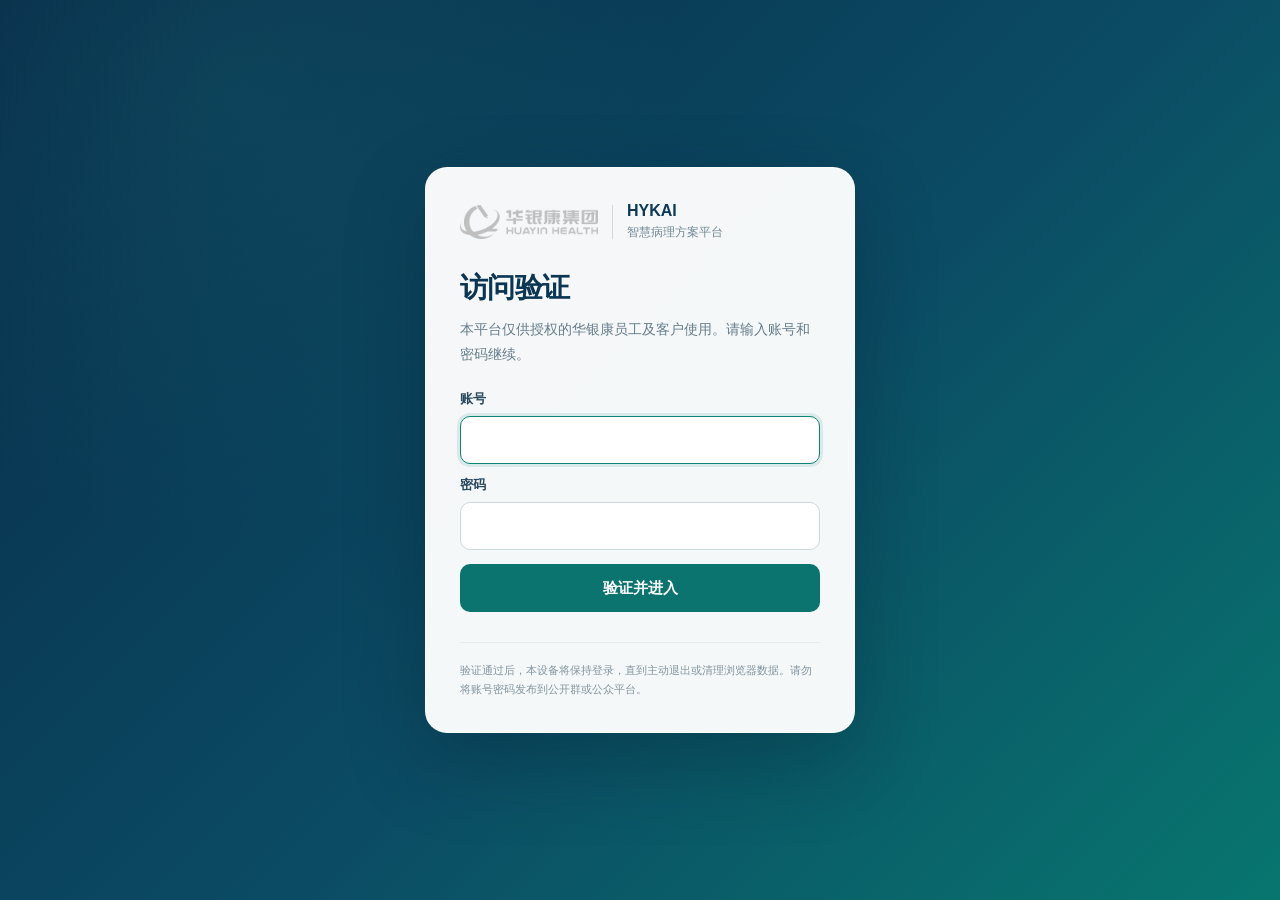
<file: index.html>
<!doctype html>
<html lang="zh-CN">
<head>
  <meta charset="utf-8">
  <meta name="viewport" content="width=device-width,initial-scale=1">
  <meta name="robots" content="noindex,nofollow,noarchive">
  <title>HYKAI · 客户展示与医院方案工具</title>
  <meta name="description" content="HYKAI智慧病理客户展示、医院方案、可行性报告和销售管理平台。经营数据截至2026-11-05。">
  <script>document.documentElement.classList.add('access-pending')</script>
  <link rel="stylesheet" href="assets/access-control.css">
  <script src="assets/access-control.js?v=20261019-performance" defer></script>
  <link rel="stylesheet" href="assets/portal.css">
  <link rel="prefetch" href="public.html?embed=1&amp;v=20261105-business-sync">
</head>
<body>
  <!-- 线上融合版：客户展示、医院方案与销售管理采用同一门户，后台账号权限仍待正式开发。 -->
  <div class="portal">
    <header class="portal-header">
      <a class="portal-brand" href="#public"><img src="assets/public-logo.png" alt="华银康集团"><span class="brand-line"></span><span><b>HYKAI</b><span>智慧病理客户展示与方案工具</span></span></a>
      <nav class="portal-nav" aria-label="统一门户导航">
        <button class="portal-tab public active" data-portal="public"><i>公开</i>客户展示</button>
        <button class="portal-tab" data-portal="sales"><i>销售</i>医院方案</button>
        <button class="portal-tab" data-portal="admin"><i>内部</i>销售管理</button>
      </nav>
      <div class="portal-account"><span class="prototype">功能演示版</span><div class="account-copy"><b>销售工作台</b><span>账号权限待接入</span></div><span class="avatar">华</span></div>
    </header>
    <main class="portal-main">
      <div class="portal-context"><span>当前空间</span><b id="contextTitle">对外客户展示</b></div>
      <div class="loading" id="portalLoading"><div><b>HYKAI</b><span>正在打开页面</span></div></div>
      <iframe class="portal-frame active" data-frame="public" title="客户展示" data-src="public.html?embed=1&amp;v=20261105-business-sync"></iframe>
      <iframe class="portal-frame" data-frame="sales" title="医院方案工具" data-src="solution.html?embed=1&amp;v=20261030-1"></iframe>
      <iframe class="portal-frame" data-frame="admin" title="销售管理" data-src="admin.html?embed=1&amp;v=20261105-business-sync"></iframe>
    </main>
  </div>
  <script src="assets/portal.js"></script>
</body>
</html>
</file>
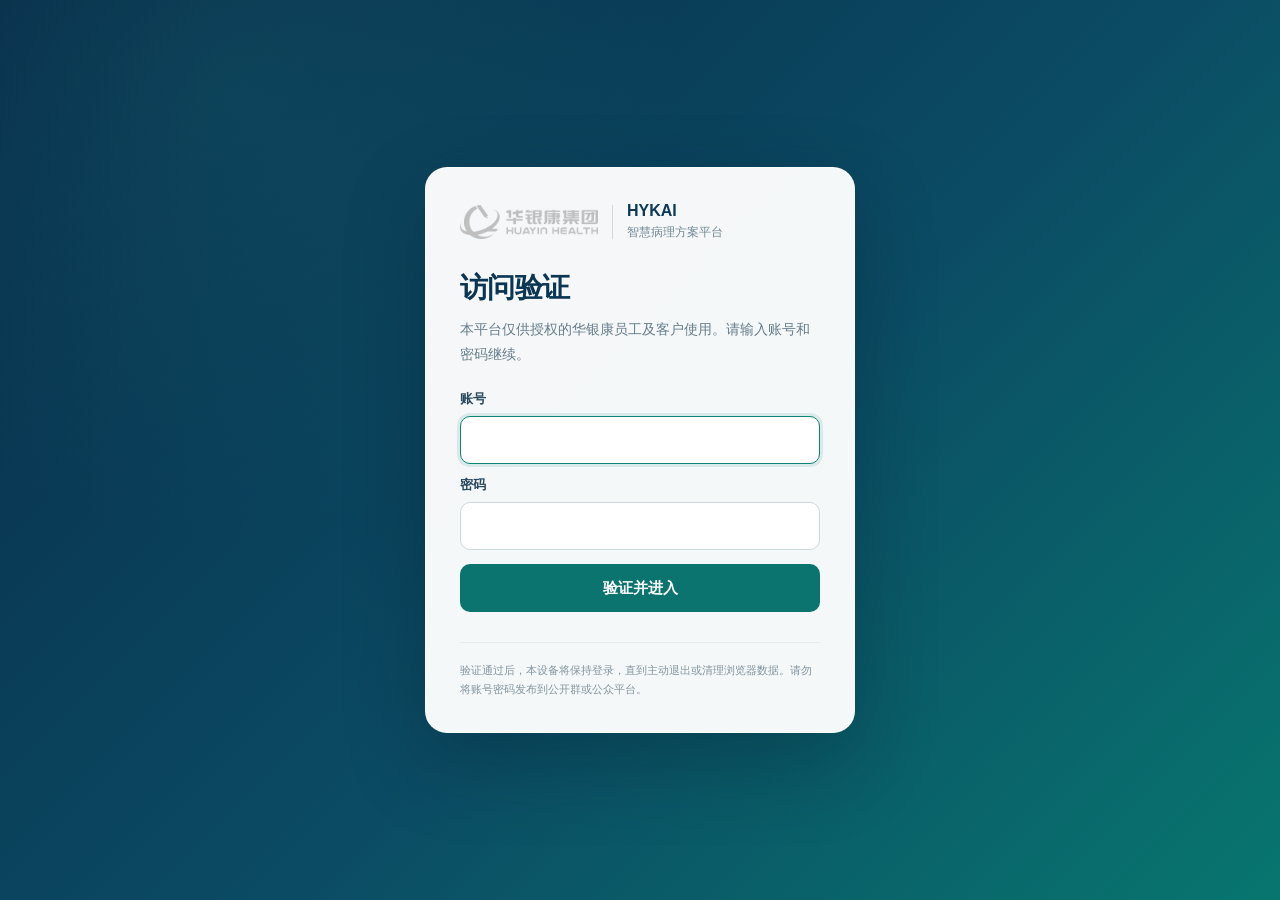
<file: admin.html>
<!doctype html>
<html lang="zh-CN">
<head>
  <meta charset="utf-8">
  <meta name="viewport" content="width=device-width,initial-scale=1">
  <meta name="robots" content="noindex,nofollow,noarchive">
  <title>HYKAI · 销售管理</title>
  <meta name="description" content="HYKAI销售工作量、医院方案与周会经营数据管理原型。">
  <script>document.documentElement.classList.add('access-pending')</script>
  <link rel="stylesheet" href="assets/access-control.css">
  <script src="assets/access-control.js?v=20261019-performance" defer></script>
  <link rel="stylesheet" href="assets/admin.css?v=20261030-customerfusion">
</head>
<body>
  <div class="admin-shell">
    <aside class="admin-side">
      <div class="brand"><img src="assets/public-logo.png" alt="华银康集团"><div><b>HYKAI CONTROL</b><span>销售管理</span></div></div>
      <div class="side-label">经营管理</div>
      <nav class="side-nav">
        <button class="active" data-screen="overview"><i>01</i>经营总览</button>
        <button data-screen="sales"><i>02</i>销售工作量</button>
        <button data-screen="hospitals"><i>03</i>医院方案档案</button>
        <button data-screen="events"><i>04</i>操作记录</button>
        <button data-screen="settings"><i>05</i>统计规则</button>
      </nav>
      <div class="side-bottom">
        <div class="data-note"><b>数据口径</b>签约、试用、交付和设备来自《智慧病理业务管理表20261105.xlsx》；平台使用量来自 PanoPath AI 后台，提取于 2026-10-30 09:10 PDT。销售登录、浏览和导出仍为模拟数据，不用于绩效。</div>
        <a class="back-link" href="index.html#public" onclick="if(parent!==window){parent.postMessage({type:'hykai:navigate',portal:'public'},'*');return false}">查看客户展示</a>
        <a class="back-link" href="index.html#sales" onclick="if(parent!==window){parent.postMessage({type:'hykai:navigate',portal:'sales',salesView:'project'},'*');return false}">返回医院方案</a>
      </div>
    </aside>

    <main class="admin-main">
      <header class="topbar">
        <div class="top-copy"><b id="topTitle">经营总览</b><span>业务表版本 2026-11-05 · 平台提取 2026-10-30 09:10 PDT</span></div>
        <div class="top-tools"><input class="search" id="globalSearch" placeholder="搜索医院或负责人" aria-label="搜索医院或负责人"><select class="filter" id="globalRegion" aria-label="区域筛选"><option value="all">全部区域</option><option>华东</option><option>华北</option><option>华南三省</option><option>华中</option><option>华西</option><option>广东经营区</option></select><select class="period" aria-label="数据周期" title="业务表文件版本2026-11-05"><option>2026-11-05快照</option></select><div class="account"><span class="avatar">尚</span><div><b>尚滨</b><small>全国管理员</small></div></div></div>
      </header>

      <section class="screen active" id="screen-overview">
        <div class="page-head"><div><div class="eyebrow">MANAGEMENT OVERVIEW</div><h1>业务数据与平台使用快照</h1><p>签约、试用和交付看业务表，真实切片使用量看 PanoPath AI 后台。</p></div><span class="demo-flag"><i></i>网站操作统计仍为模拟数据</span></div>
        <div class="kpi-grid">
          <article class="kpi featured"><span>当前有效签约</span><strong>44</strong><small>47 条累计签约，减退单 3 条</small></article>
          <article class="kpi"><span>累计完成装机试用</span><strong>81</strong><small class="up">82 条记录，按医院去重</small></article>
          <article class="kpi"><span>试用累计上传</span><strong>64,322</strong><small>业务表汇总，非平台全量</small></article>
          <article class="kpi"><span>在线试用候选账号</span><strong>50</strong><small class="warn">待别名映射，不等于医院数</small></article>
          <article class="kpi"><span>平台累计上传</span><strong>654.4万</strong><small>后台全量，含内部及合作账号</small></article>
          <article class="kpi"><span>10月平台上传</span><strong>37.9万</strong><small>2026-10-01 至 2026-10-30</small></article>
        </div>
        <article class="panel reconciliation"><div class="panel-head"><div><h2>客户状态与平台活跃交叉表——正式客户、装机试用、在线候选分开统计</h2><p>商务状态来自业务表，账号与上传量来自平台后台；匹配子集不能反推全部客户</p></div><span class="sync-time">业务表 2026-11-05 · 平台提取 2026-10-30</span></div><div class="reconciliation-wrap"><table class="reconciliation-table"><thead><tr><th>分类</th><th>业务客户数</th><th>后台账号/记录</th><th>累计上传</th><th>10月上传</th><th>近7天上传</th><th>使用边界</th></tr></thead><tbody><tr><td><b>套餐签约</b><span class="status-tag confirmed">正式口径</span></td><td>44 条有效签约</td><td>14 个精确匹配账号</td><td>2,233</td><td>645</td><td>319</td><td>仅为已完成名称匹配的子集</td></tr><tr><td><b>装机试用</b><span class="status-tag confirmed">业务表口径</span></td><td>81 家完成装机</td><td>77 个精确匹配账号</td><td>8,012</td><td>577</td><td>23</td><td>82 条完成记录，萍乡市人民医院重复两条</td></tr><tr><td><b>在线试用候选</b><span class="status-tag pending">待归类</span></td><td>待核验</td><td>50 个后台候选账号</td><td>32,874</td><td>4,626</td><td>1,205</td><td>包含别名账号，不能直接作为医院数</td></tr><tr><td><b>平台全部使用</b><span class="status-tag platform">全量</span></td><td>不统计客户数</td><td>3,003 条后台活动记录</td><td>6,544,069</td><td>379,226</td><td>—</td><td>包含内部实验室及其他合作账号</td></tr></tbody></table></div><div class="reconciliation-note">管理规则：正式经营汇报采用 44 条有效签约和按医院去重后的 81 家完成装机试用；业务表填报上传量、已核验客户上传量与平台全量分开统计。</div></article>
        <div class="grid-2">
          <article class="panel"><div class="panel-head"><div><h2>六大区域有效签约进度——华东20条领先，广东经营区年度缺口46条</h2><p>年度目标256条；累计签约47条、退单3条，有效44条</p></div><button class="text-btn" data-screen-jump="hospitals">查看医院</button></div><div class="region-bars" id="regionBars"></div></article>
          <article class="panel"><div class="panel-head"><div><h2>需要处理的数据与项目问题</h2><p>先统一口径，再用于对外展示和绩效统计</p></div></div><div class="alert-list"><div class="alert danger"><i></i><div><b>在线候选账号需要别名映射</b><span>50 个候选中已发现签约或装机医院别名，完成映射前不能表述为 50 家医院</span></div><em>核对账号</em></div><div class="alert danger"><i></i><div><b>试用超期汇总与明细相差 1 家</b><span>汇总表为 26 家，试用客户明细逐行可识别 27 家；本次未擅自覆盖源表</span></div><em>确认清单</em></div><div class="alert"><i></i><div><b>签约汇总47条，明细51条</b><span>汇总填报退单3条，但明细备注仅能明确识别1条</span></div><em>确认清单</em></div><div class="alert"><i></i><div><b>试用累计上传 64,322 的单位待确认</b><span>源表未明确是切片、病例还是导出记录，确认前不与平台上传量换算</span></div><em>确认单位</em></div><div class="alert"><i></i><div><b>完成装机按医院去重为 81 家</b><span>明细有 82 条完成记录，萍乡市人民医院重复两条；网站按医院去重展示</span></div><em>已处理</em></div></div></article>
        </div>
        <div class="section-title"><h2>本周销售推进概览</h2><span>点击销售工作量查看明细</span></div>
        <div class="table-card"><table class="data-table"><thead><tr><th>负责人</th><th>区域</th><th>活跃天数</th><th>医院方案</th><th>客户演示</th><th>有效推进</th><th>结果事项</th><th>工作量指数</th></tr></thead><tbody id="overviewSales"></tbody></table></div>
      </section>

      <section class="screen" id="screen-sales">
        <div class="page-head"><div><div class="eyebrow">SALES EFFECTIVENESS</div><h1>销售工作量</h1><p>登录次数只用于了解工具是否在使用，不直接计入绩效；项目实际推进情况更重要。</p></div><button class="secondary" id="explainScore">查看计分口径</button></div>
        <div class="panel"><div class="work-summary"><div><span>建议管理结论</span><b style="font-family:inherit;font-size:16px;line-height:1.45">23人活跃，但有效推进集中在8人</b></div><div><span>登录次数</span><b>186</b></div><div><span>实质性方案更新</span><b>27</b></div><div><span>客户有效打开</span><b>24</b></div><div><span>阶段推进</span><b>14</b></div></div></div>
        <div class="work-definition" id="scoreDefinition"><b>默认口径：</b>新建方案3分，实质性修改2分，客户有效打开2分，生成/导出1分，更新下一步计划1分，进入试用/预算/签约等阶段5分；同一医院同一天重复操作只计算一次。</div>
        <div class="section-title"><h2>人员明细</h2><span>原型模拟数据 · 可按区域筛选</span></div>
        <div class="table-card"><table class="data-table"><thead><tr><th>负责人</th><th>所属区域</th><th>登录</th><th>方案新建/更新</th><th>客户演示</th><th>下一步计划</th><th>阶段推进</th><th>指数</th><th>管理判断</th></tr></thead><tbody id="salesRows"></tbody></table></div>
      </section>

      <section class="screen" id="screen-hospitals">
        <div class="page-head"><div><div class="eyebrow">HOSPITAL DOSSIER</div><h1>医院项目样例档案</h1><p>业务状态已按2026-11-05表格核对；方案版本、客户浏览和登录次数仍为原型模拟数据。</p></div><a class="primary" href="index.html" style="text-decoration:none">新建医院方案</a></div>
        <div class="hospital-tools"><input class="search" id="hospitalSearch" placeholder="搜索医院、负责人或城市"><select class="filter" id="hospitalStatus"><option value="all">全部状态</option><option value="trial">试用客户</option><option value="signed">签约客户</option></select></div>
        <div class="hospital-grid" id="hospitalGrid"></div>
      </section>

      <section class="screen" id="screen-events">
        <div class="page-head"><div><div class="eyebrow">AUDIT TRAIL</div><h1>操作记录</h1><p>记录谁在什么时间更新了哪家医院、哪个方案版本。正式上线后自动记录，销售不需要重复填表。</p></div><span class="demo-flag"><i></i>以下为模拟数据</span></div>
        <div class="table-card"><table class="data-table"><thead><tr><th>时间</th><th>销售</th><th>医院</th><th>动作</th><th>对象</th><th>结果</th><th>计分</th></tr></thead><tbody id="eventRows"></tbody></table></div>
      </section>

      <section class="screen" id="screen-settings">
        <div class="page-head"><div><div class="eyebrow">GOVERNANCE RULES</div><h1>统计和权限规则</h1><p>正式开发前，需要由管理层确认这些规则。</p></div></div>
        <div class="settings-note" id="settingsNotice" role="status">本地原型设置：开关状态仅保存在当前浏览器，用于确认管理规则；正式上线后需由后台权限与审计服务执行。</div>
        <div class="settings-grid"><article class="setting-card"><h3>登录只用于了解使用情况</h3><p>记录登录日期、最近使用时间和连续未登录天数，不把登录次数直接换成绩效分。</p><div class="switch-line"><span>记录登录事件</span><button class="switch active" type="button" data-setting="loginEvent" aria-label="记录登录事件" aria-pressed="true"></button></div></article><article class="setting-card"><h3>重复动作自动去重</h3><p>同一销售、同一医院、同一动作在同一天最多计一次，避免反复打开或导出形成虚假工作量。</p><div class="switch-line"><span>启用日级去重</span><button class="switch active" type="button" data-setting="dailyDedup" aria-label="启用日级去重" aria-pressed="true"></button></div></article><article class="setting-card"><h3>按角色控制查看范围</h3><p>销售看本人，区域负责人看本区域，事业线管理员看全国。下载和分享保留审计记录。</p><div class="switch-line"><span>启用分级权限</span><button class="switch active" type="button" data-setting="roleScope" aria-label="启用分级权限" aria-pressed="true"></button></div></article><article class="setting-card"><h3>客户链接设有效期</h3><p>客户演示链接默认7天失效，可加医院名称和销售姓名水印，禁止公开索引。</p><div class="switch-line"><span>启用安全分享</span><button class="switch active" type="button" data-setting="secureShare" aria-label="启用安全分享" aria-pressed="true"></button></div></article></div>
      </section>
    </main>
  </div>

  <div class="drawer-mask" id="drawerMask"><aside class="drawer"><button class="drawer-close" id="drawerClose" aria-label="关闭">×</button><div id="drawerContent"></div></aside></div>
  <script src="assets/admin.js?v=20261105-business-sync"></script>
</body>
</html>
</file>
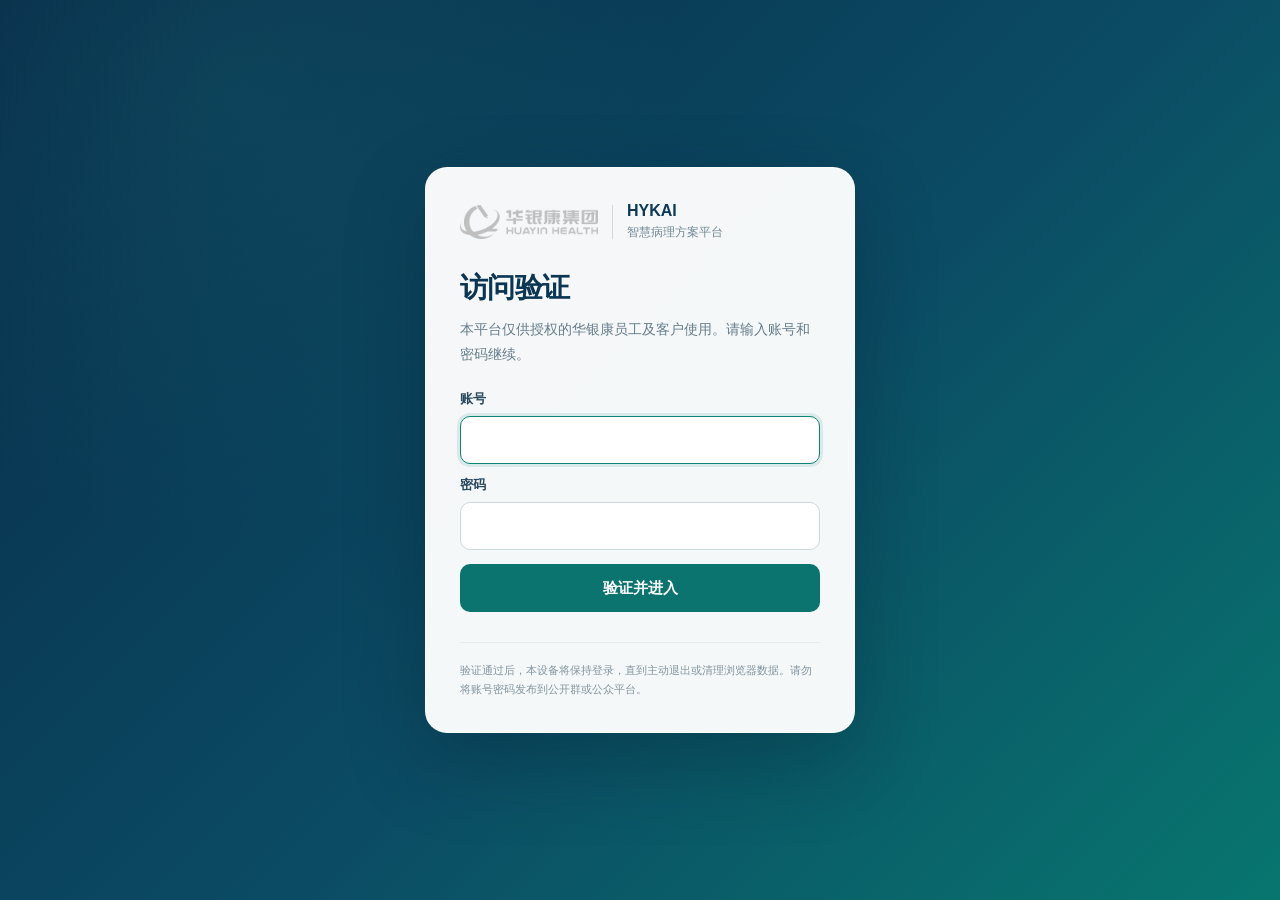
<file: public.html>
<!doctype html>
<!-- CONTENT-REVISION: 20261105-business-sync -->
<html lang="zh-CN">
<head>
<meta charset="utf-8">
<meta name="viewport" content="width=device-width,initial-scale=1,viewport-fit=cover">
<meta name="format-detection" content="telephone=no">
<meta name="robots" content="noindex,nofollow,noarchive">
<script>document.documentElement.classList.add('access-pending')</script>
<link rel="stylesheet" href="assets/access-control.css">
<link rel="preload" as="image" href="assets/public-logo.png" fetchpriority="high">
<script src="assets/access-control.js?v=20261019-performance" defer></script>
<title>华银康智慧病理产品与服务｜销售展示版</title>
<!--UXHEAD--><meta name="description" content="介绍华银康的数字切片设备、病理信息系统、病理AI产品、服务套餐和医院项目案例。经营数据截至 2026-11-05。">
<meta property="og:type" content="website">
<meta property="og:title" content="华银康智慧病理产品与服务｜销售展示版">
<meta property="og:description" content="截至 2026-11-05：覆盖 26 个省级区域，当前有效签约 44 条，累计完成装机试用 81 家。">
<meta property="og:url" content="https://hykai.vip/">
<meta property="og:image" content="https://hykai.vip/og-cover.png">
<meta property="og:image:width" content="1200">
<meta property="og:image:height" content="630">
<meta name="twitter:card" content="summary_large_image">
<link rel="icon" href="data:image/svg+xml,%3Csvg xmlns='http://www.w3.org/2000/svg' viewBox='0 0 64 64'%3E%3Crect width='64' height='64' rx='14' fill='%230d817c'/%3E%3Ctext x='32' y='45' font-family='PingFang SC,Microsoft YaHei,sans-serif' font-size='36' font-weight='700' fill='%23fff' text-anchor='middle'%3E华%3C/text%3E%3C/svg%3E">
<style>
:root{--navy:#0b2e4f;--blue:#195f8f;--teal:#0d817c;--mint:#e9f6f3;--gold:#d9a53b;--ink:#153047;--muted:#667b8c;--line:#dbe6ec;--paper:#f5f9fb;--white:#fff;--shadow:0 18px 52px rgba(10,48,79,.10)}
*{box-sizing:border-box}html{scroll-behavior:smooth}body{margin:0;background:var(--paper);color:var(--ink);font-family:"PingFang SC","Microsoft YaHei","Noto Sans CJK SC",sans-serif;-webkit-font-smoothing:antialiased}button{font:inherit}a{color:inherit;text-decoration:none}
.shell{max-width:1440px;margin:auto;padding:0 28px 72px}.hero{position:relative;overflow:hidden;background:linear-gradient(118deg,#082a49 0%,#124d71 58%,#0b7774 100%);color:#fff;padding:28px 0 34px;border-bottom:4px solid var(--gold)}.hero:before{content:"";position:absolute;inset:-60% -15% auto 48%;height:600px;background:radial-gradient(circle,rgba(93,221,205,.24),transparent 62%)}.hero:after{content:"";position:absolute;right:4%;top:20%;width:310px;height:310px;border:1px solid rgba(255,255,255,.14);border-radius:50%;box-shadow:0 0 0 48px rgba(255,255,255,.035),0 0 0 98px rgba(255,255,255,.02)}
.hero-inner{position:relative;z-index:1;max-width:1440px;margin:auto;padding:0 28px}.brand-row{display:flex;align-items:center;justify-content:space-between;gap:20px}.logo{width:192px;height:auto}.badge{border:1px solid rgba(255,255,255,.35);background:rgba(255,255,255,.09);padding:8px 13px;border-radius:999px;font-size:13px;letter-spacing:.08em}.eyebrow{margin:52px 0 13px;color:#88ddd3;font-size:14px;font-weight:700;letter-spacing:.16em}.hero h1{font-size:clamp(34px,4.6vw,68px);line-height:1.08;letter-spacing:-.035em;margin:0;max-width:1040px}.hero h1 span{color:#f3c561}.hero-copy{max-width:850px;margin:22px 0 0;font-size:18px;line-height:1.8;color:#d9e9f0}.hero-foot{display:flex;gap:18px;align-items:center;margin-top:28px}.primary{display:inline-flex;padding:12px 19px;background:#fff;color:var(--navy);border-radius:9px;font-weight:700}.date{font-size:13px;color:#bcd2de}
.jump{position:sticky;top:0;z-index:20;background:rgba(245,249,251,.92);backdrop-filter:blur(14px);border-bottom:1px solid var(--line)}.jump-inner{max-width:1440px;margin:auto;padding:10px 28px;display:flex;gap:8px;overflow:auto}.jump a{white-space:nowrap;padding:8px 13px;border-radius:8px;color:#4d687b;font-size:13px}.jump a:hover{background:#e5f2f2;color:#0c6c69}
.section{padding-top:52px}.section-head{display:flex;align-items:flex-end;justify-content:space-between;gap:24px;margin-bottom:22px}.kicker{font-size:12px;color:var(--teal);font-weight:800;letter-spacing:.16em}.section h2{font-size:clamp(26px,3vw,40px);line-height:1.2;margin:7px 0 0;letter-spacing:-.025em}.section-note{max-width:520px;color:var(--muted);line-height:1.7;font-size:14px;text-align:right}.cards{display:grid;grid-template-columns:repeat(4,1fr);gap:14px}.metric{background:#fff;border:1px solid var(--line);border-radius:16px;padding:22px;box-shadow:0 8px 26px rgba(14,52,79,.05);position:relative;overflow:hidden}.metric:before{content:"";position:absolute;left:0;top:0;width:100%;height:3px;background:linear-gradient(90deg,var(--teal),var(--gold))}.metric strong{display:block;color:var(--navy);font-size:36px;line-height:1;font-family:Arial,sans-serif}.metric span{display:block;margin-top:11px;font-weight:700}.metric small{display:block;margin-top:8px;color:var(--muted);line-height:1.6}.fusion-title{display:flex;align-items:center;justify-content:space-between;gap:18px;margin:24px 0 11px}.fusion-title b{font-size:17px;color:var(--navy)}.fusion-title span{font-size:12px;color:var(--muted)}.fusion-grid{display:grid;grid-template-columns:repeat(3,1fr);gap:12px}.fusion-card{background:#fff;border:1px solid var(--line);border-radius:14px;padding:18px;box-shadow:0 8px 24px rgba(14,52,79,.04)}.fusion-card-head{display:flex;align-items:center;justify-content:space-between;gap:10px}.fusion-card-head b{color:var(--navy)}.fusion-badge{padding:4px 7px;border-radius:999px;background:#e5f5f1;color:#08716d;font-size:10px;font-weight:800}.fusion-badge.pending{background:#fff2d4;color:#8a5b00}.fusion-stats{display:grid;grid-template-columns:repeat(3,1fr);gap:1px;margin-top:15px;background:var(--line);border:1px solid var(--line);border-radius:9px;overflow:hidden}.fusion-stats div{background:#f8fbfc;padding:10px}.fusion-stats strong{display:block;color:var(--teal);font:700 18px/1.1 Arial,sans-serif}.fusion-stats small{display:block;margin-top:5px;color:var(--muted);font-size:10px;line-height:1.4}.fusion-card p{margin:12px 0 0;color:var(--muted);font-size:11px;line-height:1.65}.platform-snapshot{margin-top:14px;display:grid;grid-template-columns:repeat(3,1fr);gap:1px;overflow:hidden;border:1px solid #cfe0e5;border-radius:16px;background:#cfe0e5}.platform-snapshot>div{padding:18px 22px;background:#0c3657;color:#fff}.platform-snapshot span{display:block;color:#7fdbd1;font-size:10px;font-weight:800;letter-spacing:.14em}.platform-snapshot strong{display:block;margin-top:7px;color:#fff;font:700 24px/1.15 Arial,sans-serif}.platform-snapshot small{display:block;margin-top:7px;color:#cfe0e8;line-height:1.55}
.map-grid{display:grid;grid-template-columns:minmax(0,1.55fr) minmax(280px,.65fr);gap:16px}.panel{background:#fff;border:1px solid var(--line);border-radius:18px;box-shadow:var(--shadow)}.map-wrap{padding:18px;min-height:560px;position:relative;overflow:hidden;background:radial-gradient(circle at 24% 18%,rgba(53,155,179,.13),transparent 28%),linear-gradient(145deg,#fbfdff,#eef6f8)}.map-wrap:after{content:"";position:absolute;inset:18px;border:1px solid rgba(19,85,112,.08);border-radius:13px;pointer-events:none}#map{display:block;width:100%;height:500px;position:relative;z-index:1}.province{stroke:#fff;stroke-width:1.05;cursor:pointer;transition:fill .2s,opacity .2s,stroke-width .2s;vector-effect:non-scaling-stroke}.province:hover,.province.active{stroke:#d49a2f;stroke-width:2.2;filter:drop-shadow(0 5px 7px rgba(12,74,98,.18))}.province.dim{opacity:.32}.province-label{font-size:10px;font-weight:700;fill:#315b70;text-anchor:middle;pointer-events:none;paint-order:stroke;stroke:rgba(255,255,255,.9);stroke-width:2.4px;stroke-linejoin:round}.province-label.zero{fill:#8ba0aa;font-weight:500}.coverage-dot{fill:#f2bf57;stroke:#fff;stroke-width:2;pointer-events:none;filter:drop-shadow(0 2px 3px rgba(7,59,78,.28))}.coverage-ring{fill:none;stroke:#e7aa32;stroke-width:1.5;opacity:.72;pointer-events:none;transform-box:fill-box;transform-origin:center;animation:pulse 2.1s ease-out infinite}@keyframes pulse{0%{transform:scale(.65);opacity:.85}100%{transform:scale(1.75);opacity:0}}.map-caption{position:absolute;left:28px;top:26px;z-index:3;max-width:260px;padding:10px 12px;border-left:3px solid var(--gold);background:rgba(8,45,76,.92);color:#fff;border-radius:5px;box-shadow:0 12px 28px rgba(8,45,76,.18);font-size:12px;line-height:1.55}.map-caption b{color:#f3c561}.map-legend{position:absolute;left:28px;bottom:25px;z-index:3;display:flex;align-items:center;gap:8px;padding:8px 10px;background:rgba(255,255,255,.94);border:1px solid #d8e5e9;border-radius:8px;box-shadow:0 8px 22px rgba(10,48,79,.10);font-size:12px;color:var(--muted)}.swatch{width:86px;height:9px;border-radius:9px;background:linear-gradient(90deg,#e5eef2,#74bbb5,#0b6b6c)}.map-tooltip{position:fixed;z-index:50;pointer-events:none;opacity:0;transform:translate(12px,12px);transition:opacity .12s;background:#082f4e;color:#fff;border-left:3px solid var(--gold);padding:10px 12px;min-width:150px;box-shadow:0 14px 34px rgba(0,0,0,.2);font-size:12px;line-height:1.55}.map-tooltip b{display:block;font-size:15px;color:#f3c561}
.province-info{padding:25px;display:flex;flex-direction:column}.province-info .label{font-size:12px;color:var(--teal);font-weight:800;letter-spacing:.12em}.province-info h3{margin:8px 0 3px;font-size:30px}.province-info p{color:var(--muted);line-height:1.7;margin:8px 0 20px}.split{display:grid;grid-template-columns:repeat(2,1fr);border:1px solid var(--line);border-radius:12px;overflow:hidden}.split div{padding:15px 12px}.split div+div{border-left:1px solid var(--line)}.split div:nth-child(3){border-left:0;border-top:1px solid var(--line)}.split div:nth-child(4){border-top:1px solid var(--line)}.split b{display:block;font-size:22px;color:var(--navy)}.split small{color:var(--muted);font-size:11px}.stage-word{font-size:16px!important;line-height:1.55!important}.ranking{margin-top:22px}.rank-row{display:grid;grid-template-columns:50px 1fr 32px;align-items:center;gap:10px;margin:12px 0;font-size:13px}.bar{height:8px;background:#eaf1f4;border-radius:8px;overflow:hidden}.bar i{display:block;height:100%;background:linear-gradient(90deg,#17698e,#0c827c);border-radius:8px}
.value-grid{display:grid;grid-template-columns:repeat(3,1fr);gap:16px}.value-card{padding:26px}.num{width:38px;height:38px;border-radius:10px;display:grid;place-items:center;background:var(--navy);color:#fff;font:700 14px Arial}.value-card h3{font-size:21px;margin:18px 0 9px}.value-card p{color:var(--muted);line-height:1.8;margin:0}.value-card b{color:var(--teal)}
.table-wrap{overflow:auto}.packages{width:100%;border-collapse:separate;border-spacing:0;background:#fff;border:1px solid var(--line);border-radius:18px;overflow:hidden;box-shadow:var(--shadow);min-width:850px}.packages th,.packages td{text-align:left;padding:17px 18px;border-bottom:1px solid var(--line);vertical-align:top}.packages th{background:#0e385a;color:#fff;font-size:13px}.packages td:first-child{font-weight:800;color:var(--navy)}
.packages th small{display:block;font-weight:400;opacity:.72;font-size:11px;margin-top:6px;line-height:1.5}
.packages tr.pk-item td{background:#f4f8fb}.packages tr:last-child td{border-bottom:0}.price{font:700 22px Arial;color:var(--teal)}.tag{display:inline-block;padding:4px 8px;border-radius:999px;background:var(--mint);color:#08716d;font-size:12px;font-weight:700}.sub{display:block;color:var(--muted);font-size:12px;line-height:1.6;margin-top:5px}
.proof-grid{display:grid;grid-template-columns:repeat(2,1fr);gap:16px}.proof{padding:26px;display:grid;grid-template-columns:1fr auto;gap:18px;min-height:190px}.proof h3{margin:0 0 9px;font-size:21px}.proof p{margin:0;color:var(--muted);line-height:1.75}.proof-stat{text-align:right}.proof-stat b{display:block;font:700 31px Arial;color:var(--teal)}.proof-stat small{color:var(--muted)}
.rnd-stage{overflow:hidden;background:linear-gradient(125deg,#082f50 0%,#0d4d68 54%,#0a7773 100%);color:#fff;padding:30px;position:relative}.rnd-stage:after{content:"";position:absolute;right:-90px;top:-110px;width:320px;height:320px;border:1px solid rgba(255,255,255,.12);border-radius:50%;box-shadow:0 0 0 54px rgba(255,255,255,.035),0 0 0 108px rgba(255,255,255,.02)}.rnd-top{position:relative;z-index:1;display:grid;grid-template-columns:.75fr 1.25fr;gap:30px;align-items:center}.rnd-stage h3{font-size:28px;line-height:1.3;margin:7px 0 12px}.rnd-stage p{color:#d3e6ec;line-height:1.8;margin:0}.rnd-pipeline{display:grid;grid-template-columns:repeat(4,1fr);gap:10px}.pipe-step{position:relative;min-height:142px;padding:17px 15px;border-top:2px solid rgba(243,197,97,.9);background:rgba(255,255,255,.08);border-radius:4px 4px 12px 12px}.pipe-step:not(:last-child):after{content:"→";position:absolute;right:-16px;top:54px;z-index:2;width:22px;height:22px;border-radius:50%;display:grid;place-items:center;background:#f0bd54;color:#173c55;font-weight:900}.pipe-step i{display:block;font:700 11px Arial;color:#7fdbd1;font-style:normal;letter-spacing:.12em}.pipe-step b{display:block;margin:9px 0 7px;color:#fff;font-size:16px}.pipe-step span{font-size:11px;line-height:1.65;color:#cfe2e8}.rnd-kpis{position:relative;z-index:1;display:grid;grid-template-columns:repeat(4,1fr);gap:10px;margin-top:22px}.rnd-kpi{padding:17px 16px;border-top:2px solid #f0bd54;background:rgba(255,255,255,.075);border-radius:4px 4px 11px 11px}.rnd-kpi strong{display:block;font:700 28px Arial;color:#fff}.rnd-kpi span{display:block;margin-top:7px;font-size:12px;line-height:1.5;color:#cfe2e8}.rnd-grid{display:grid;grid-template-columns:repeat(3,1fr);gap:16px;margin-top:16px}.rnd-card{padding:24px;position:relative;overflow:hidden}.rnd-card:before{content:attr(data-index);position:absolute;right:16px;top:12px;font:700 42px Arial;color:#eaf1f4}.rnd-card h3{position:relative;margin:0 0 10px;font-size:20px;color:var(--navy)}.rnd-card p{position:relative;margin:0;color:var(--muted);line-height:1.75}.result-list{position:relative;margin-top:17px;border-top:1px solid var(--line)}.result-row{display:grid;grid-template-columns:1fr auto;gap:10px;padding:11px 0;border-bottom:1px solid var(--line);align-items:center}.result-row span{font-size:12px;color:#5f7585}.result-row b{font:700 14px Arial;color:var(--teal)}.rnd-reserve{margin-top:16px;display:grid;grid-template-columns:1.1fr repeat(3,.7fr);align-items:center;gap:1px;overflow:hidden;border:1px solid var(--line);border-radius:13px;background:var(--line)}.reserve-title,.reserve-item{height:100%;padding:16px;background:#fff}.reserve-title b{display:block;color:var(--navy)}.reserve-title span{display:block;margin-top:5px;color:var(--muted);font-size:12px;line-height:1.5}.reserve-item strong{display:block;font:700 24px Arial;color:var(--teal)}.reserve-item span{font-size:11px;color:var(--muted)}.status-note{margin-top:11px;color:#7b8e99;font-size:11px;line-height:1.7}
.cta{margin-top:56px;background:linear-gradient(120deg,#0a2d4d,#0b7371);color:#fff;border-radius:22px;padding:38px;display:grid;grid-template-columns:1.25fr .75fr;gap:32px;box-shadow:0 22px 60px rgba(8,47,73,.18)}.cta h2{margin:7px 0 15px}.cta p{color:#d2e5eb;line-height:1.8}.steps{display:grid;gap:10px}.step{border:1px solid rgba(255,255,255,.2);background:rgba(255,255,255,.07);padding:14px 16px;border-radius:11px}.step b{color:#f3c561;margin-right:9px}.contact{margin-top:20px;font-size:13px;color:#d2e5eb;line-height:1.8}.contact strong{color:#fff}.sources{margin-top:28px;color:#718493;font-size:11px;line-height:1.8}.footer{padding-top:26px;text-align:center;color:#78909f;font-size:12px}
@media(max-width:980px){.cards{grid-template-columns:repeat(2,1fr)}.fusion-grid{grid-template-columns:1fr}.map-grid,.cta,.rnd-top{grid-template-columns:1fr}.map-wrap{min-height:460px}#map{height:420px}.value-grid{grid-template-columns:1fr}.proof-grid{grid-template-columns:1fr}.rnd-grid{grid-template-columns:1fr}.section-head{align-items:flex-start;flex-direction:column}.section-note{text-align:left}.hero:after{display:none}}
@media(max-width:620px){.shell,.hero-inner{padding-left:16px;padding-right:16px}.hero{padding-top:20px}.logo{width:155px}.badge{font-size:11px;padding:6px 9px}.eyebrow{margin-top:39px}.hero h1{font-size:36px}.hero-copy{font-size:15px}.hero-foot{align-items:flex-start;flex-direction:column}.jump-inner{padding-left:12px;padding-right:12px}.section{padding-top:38px}.cards{grid-template-columns:1fr 1fr;gap:10px}.metric{padding:17px 14px}.metric strong{font-size:29px}.metric span{font-size:14px}.metric small{font-size:11px}.fusion-title{align-items:flex-start;flex-direction:column;gap:5px}.fusion-card{padding:15px}.fusion-stats strong{font-size:16px}.platform-snapshot{grid-template-columns:1fr}.platform-snapshot>div{padding:16px}.platform-snapshot strong{font-size:20px}.map-wrap{padding:4px;min-height:375px}#map{height:360px}.map-caption{left:12px;top:12px;max-width:205px;font-size:10px;padding:7px 9px}.map-legend{left:10px;right:10px;bottom:9px;justify-content:center;font-size:10px;padding:7px}.province-label{font-size:8px;stroke-width:2px}.map-tooltip{display:none}.province-info{padding:20px}.value-card,.proof{padding:20px}.proof{grid-template-columns:1fr}.proof-stat{text-align:left}.rnd-stage{padding:22px 18px}.rnd-pipeline{grid-template-columns:1fr 1fr}.pipe-step:not(:last-child):after{display:none}.rnd-kpis{grid-template-columns:1fr 1fr}.rnd-kpi strong{font-size:24px}.rnd-card{padding:20px}.rnd-reserve{grid-template-columns:1fr 1fr}.reserve-title{grid-column:1/-1}.cta{padding:25px 20px;border-radius:16px}.sources{font-size:10px}.section h2{font-size:28px}}
.map-caption{pointer-events:none}
.client-panel{margin-top:16px;overflow:hidden}.client-head{padding:22px 24px 18px;border-bottom:1px solid var(--line);display:flex;align-items:flex-end;justify-content:space-between;gap:20px;background:linear-gradient(90deg,#fff,#f7fbfc)}.client-head h3{margin:5px 0 0;font-size:26px;color:var(--navy)}.client-summary{display:flex;gap:8px;flex-wrap:wrap;justify-content:flex-end}.client-summary span{padding:7px 10px;border-radius:999px;background:#eef5f7;color:#31566a;font-size:12px;font-weight:700}.client-summary .three-a{background:#fff2d4;color:#8a5b00}.client-summary .analysis{background:#e5f5f1;color:#08716d}.client-tools{padding:12px 24px;display:flex;gap:8px;align-items:center;border-bottom:1px solid var(--line);overflow:auto}.client-filter{border:1px solid #cfdee4;background:#fff;color:#496777;border-radius:8px;padding:8px 12px;white-space:nowrap;cursor:pointer}.client-filter.active{background:var(--navy);border-color:var(--navy);color:#fff}.client-grid{padding:18px 24px 24px;display:grid;grid-template-columns:repeat(4,minmax(0,1fr));gap:10px}.client-card{position:relative;min-height:128px;padding:15px;border:1px solid #dce7eb;border-radius:12px;background:#fff;box-shadow:0 5px 16px rgba(12,52,78,.045)}.client-card.three-a{border-color:#dfb657;background:linear-gradient(150deg,#fffdfa,#fff7e4)}.client-card.benchmark:before{content:"标杆";position:absolute;right:10px;top:10px;padding:3px 6px;border-radius:5px;background:#0d817c;color:#fff;font-size:10px;font-weight:700}.client-card h4{margin:0 42px 12px 0;color:#173d58;font-size:15px;line-height:1.45}.client-meta{display:flex;gap:6px;flex-wrap:wrap}.client-tag{padding:4px 7px;border-radius:999px;background:#edf3f6;color:#547080;font-size:11px}.client-tag.signed{background:#e6f4ef;color:#08705a}.client-tag.trial{background:#e9f1fb;color:#2164a4}.client-tag.grade{background:#f3bd49;color:#533800;font-weight:800}.client-tag.rank{background:#0b2e4f;color:#fff;font-weight:800}.client-analysis{margin-top:12px;padding-top:10px;border-top:1px solid rgba(13,129,124,.14);display:flex;justify-content:space-between;align-items:baseline;color:#5f7585;font-size:11px}.client-analysis b{font:700 17px Arial;color:var(--teal)}.client-empty{grid-column:1/-1;padding:26px;text-align:center;color:var(--muted)}.client-more{margin:0 24px 22px;border:0;background:transparent;color:var(--teal);font-weight:700;cursor:pointer}.client-source{padding:0 24px 18px;color:#8496a1;font-size:11px;line-height:1.7}.rank-row{cursor:pointer}.rank-row:hover span{color:var(--teal);font-weight:700}
@media(max-width:980px){.client-grid{grid-template-columns:repeat(2,minmax(0,1fr))}}
@media(max-width:620px){.client-head{padding:18px 16px;align-items:flex-start;flex-direction:column}.client-head h3{font-size:22px}.client-summary{justify-content:flex-start}.client-tools{padding:10px 14px}.client-grid{padding:13px 14px 18px;grid-template-columns:1fr}.client-card{min-height:0}.client-source{padding:0 14px 16px}.client-more{margin-left:14px}}

.rd-block{margin-top:22px}
.rd-h{display:flex;align-items:baseline;gap:12px;flex-wrap:wrap;margin-bottom:12px}
.rd-h b{font-size:19px;color:var(--navy)}
.rd-h span{font-size:11px;letter-spacing:.14em;color:var(--teal);font-weight:800}
.rd-2{display:grid;grid-template-columns:repeat(2,1fr);gap:12px}
.rd-3{display:grid;grid-template-columns:repeat(3,1fr);gap:12px}
.rd-4{display:grid;grid-template-columns:repeat(4,1fr);gap:12px}
.rd-card{padding:20px;border:1px solid var(--line);border-radius:14px;background:#fff;box-shadow:0 6px 20px rgba(12,52,78,.045)}
.rd-card i{font:700 10px Arial;color:var(--teal);font-style:normal;letter-spacing:.14em}
.rd-card b{display:block;margin:9px 0 7px;font-size:16px;color:var(--navy)}
.rd-card p{margin:0;color:var(--muted);font-size:13px;line-height:1.75}
.rd-flow{display:grid;grid-template-columns:repeat(4,1fr);gap:10px}
.rd-step{position:relative;padding:16px;border:1px solid var(--line);border-radius:12px;background:#fff}
.rd-step.on{border-color:#0d817c;background:linear-gradient(150deg,#eefaf7,#fff);box-shadow:0 8px 22px rgba(13,129,124,.10)}
.rd-step i{font:700 10px Arial;color:var(--muted);font-style:normal;letter-spacing:.1em}
.rd-step.on i{color:var(--teal)}
.rd-step b{display:block;margin:8px 0 6px;font-size:15px;color:var(--navy)}
.rd-step span{font-size:12px;line-height:1.65;color:var(--muted)}
.rd-table{width:100%;border-collapse:separate;border-spacing:0;background:#fff;border:1px solid var(--line);border-radius:14px;overflow:hidden;min-width:620px}
.rd-table th{background:#eef4f7;color:#31566a;font-size:12px;text-align:left;padding:11px 14px;border-bottom:1px solid var(--line);font-weight:700}
.rd-table td{padding:11px 14px;border-bottom:1px solid var(--line);font-size:13px;color:#3d586b}
.rd-table tr:last-child td{border-bottom:0}
.rd-table td.hl,.rd-table th.hl{color:var(--teal);font-weight:800;background:rgba(13,129,124,.05)}
.rd-table tr.sum td{background:#f6fbfb;font-weight:700;color:var(--navy)}
.rd-note{margin-top:12px;padding:12px 15px;border-left:3px solid var(--gold);background:#fffaf0;border-radius:5px;font-size:12px;line-height:1.8;color:#6d6350}.rd-fig{margin-top:14px;border:1px solid var(--line);border-radius:14px;background:#fff;padding:10px;box-shadow:0 6px 20px rgba(12,52,78,.045)}.rd-fig img{display:block;width:100%;height:auto;border-radius:8px}.rd-fig figcaption{margin-top:9px;padding:0 4px;font-size:12px;color:var(--muted);line-height:1.7}.rd-fig figcaption b{color:var(--navy)}.rd-figrow{display:grid;gap:12px;margin-top:14px}.rd-figrow.c2{grid-template-columns:1fr 1fr}.rd-figrow.c3{grid-template-columns:repeat(3,1fr)}.rd-figrow .rd-fig{margin-top:0}.rd-chart{margin-top:14px;border:1px solid var(--line);border-radius:14px;background:#fff;padding:16px 16px 12px;box-shadow:0 6px 20px rgba(12,52,78,.045)}.rd-chart svg{display:block;width:100%;height:auto}.rd-chart .cap{margin-top:8px;padding:0 2px;font-size:12px;color:var(--muted);line-height:1.7}.rd-chart .cap b{color:var(--navy)}.rd-kpirow{display:grid;grid-template-columns:repeat(4,1fr);gap:10px;margin-top:14px}.rd-kpirow>div{padding:13px 10px;border:1px solid var(--line);border-radius:12px;background:#fff;text-align:center}.rd-kpirow strong{display:block;font-size:19px;color:var(--teal);line-height:1.35}.rd-kpirow span{display:block;margin-top:4px;font-size:11.5px;color:var(--muted);line-height:1.5}
.rd-note b{color:#8a6b17}
.rd-patent{list-style:none;margin:0;padding:0;border:1px solid var(--line);border-radius:14px;background:#fff;overflow:hidden}
.rd-patent li{display:grid;grid-template-columns:auto 1fr auto;gap:12px;align-items:baseline;padding:12px 16px;border-bottom:1px solid var(--line);font-size:13px;color:#3d586b}
.rd-patent li:last-child{border-bottom:0}
.rd-patent .st{font-size:11px;padding:3px 8px;border-radius:999px;background:var(--mint);color:#08716d;font-weight:700;white-space:nowrap}
.rd-patent .st.done{background:#e8eef3;color:#456478}
@media(max-width:980px){.rd-4,.rd-3,.rd-flow{grid-template-columns:repeat(2,1fr)}.rd-2{grid-template-columns:1fr}}
@media(max-width:620px){.rd-4,.rd-3,.rd-flow,.rd-2{grid-template-columns:1fr}.rd-h b{font-size:17px}.rd-patent li{grid-template-columns:1fr;gap:6px}}@media(max-width:980px){.rd-figrow.c3{grid-template-columns:1fr 1fr}.rd-kpirow{grid-template-columns:1fr 1fr}}@media(max-width:620px){.rd-figrow.c2,.rd-figrow.c3{grid-template-columns:1fr}.rd-kpirow{grid-template-columns:1fr 1fr}}

.rnd-more{display:flex;align-items:center;justify-content:space-between;gap:16px;flex-wrap:wrap;margin-top:16px;padding:16px 20px;border:1px dashed rgba(13,129,124,.38);border-radius:14px;background:var(--mint)}
.rnd-more p{margin:0;flex:1 1 340px;font-size:12.5px;line-height:1.75;color:#31566a}
.rnd-more p b{color:var(--navy)}
.rnd-more a{flex:none;display:inline-block;padding:11px 20px;border-radius:10px;background:var(--teal);color:#fff;font-size:13px;font-weight:700;text-decoration:none;white-space:nowrap}
.rnd-more a:hover{background:#0a6d69}
@media(max-width:980px){.rnd-more{flex-direction:column;align-items:flex-start}}</style>
<style>
.asset-grid{display:grid;grid-template-columns:repeat(3,minmax(0,1fr));gap:14px}.asset-card{overflow:hidden}.asset-card img{display:block;width:100%;height:260px;object-fit:contain;background:linear-gradient(145deg,#f7fafc,#eef4f7);border-bottom:1px solid var(--line)}.asset-copy{padding:17px 18px}.asset-copy h3{margin:0 0 7px;color:var(--navy);font-size:18px}.asset-copy p{margin:0;color:var(--muted);font-size:12px;line-height:1.75}.asset-copy dl{margin:12px 0 0;display:grid;gap:6px}.asset-copy dl div{display:grid;grid-template-columns:90px 1fr;gap:10px;font-size:11px}.asset-copy dt{color:#718493}.asset-copy dd{margin:0;color:#21465e;font-weight:700}.proof-strip{margin-top:16px;display:grid;grid-template-columns:repeat(5,minmax(0,1fr));gap:8px}.proof-strip div{padding:12px;background:#0c3657;color:#fff;border-radius:10px}.proof-strip b{display:block;color:#f3c561;font-size:13px}.proof-strip span{display:block;margin-top:4px;font-size:10px;line-height:1.5;color:#cfe0e8}.shot-grid{margin-top:16px;display:grid;grid-template-columns:repeat(3,minmax(0,1fr));gap:10px}.shot-grid figure{margin:0;border:1px solid var(--line);border-radius:12px;overflow:hidden;background:#fff}.shot-grid img{display:block;width:100%;aspect-ratio:16/9;object-fit:contain;background:#f4f8fa}.shot-grid figcaption{padding:9px 11px;font-size:11px;color:#46677a}.current-note{margin:14px 0 0;padding:12px 15px;border-left:3px solid var(--gold);background:#fff8e9;color:#73531f;font-size:12px;line-height:1.7}@media(max-width:900px){.asset-grid,.shot-grid{grid-template-columns:1fr 1fr}.proof-strip{grid-template-columns:1fr 1fr}}@media(max-width:600px){.asset-grid,.shot-grid,.proof-strip{grid-template-columns:1fr}.asset-card img{height:210px}}
</style></head>
<body>
<header class="hero"><div class="hero-inner">
  <div class="brand-row"><img class="logo" alt="华银康集团" src="assets/public-logo.png" decoding="async" fetchpriority="high"><span class="badge">销售对外展示版</span></div>
  <div class="eyebrow">SMART PATHOLOGY SERVICE</div>
  <h1>让病理AI从科研工具，成为<span>可落地、可收费、可持续</span>的临床服务</h1>
  <p class="hero-copy">华银康以“设备+系统+AI+服务”四位一体模式，帮助医院缩短数智病理建设周期，降低一次性投入，并把数字切片、辅助诊断与诊疗流程真正连接起来。</p>
  <div class="hero-foot"><a class="primary" href="#packages">查看服务套餐</a><span class="date">业务数据版本 2026-11-05 · 平台使用量提取于 2026-10-30 09:33 PDT</span></div>
</div></header>
<nav class="jump"><div class="jump-inner"><a href="#overview">服务概况</a><a href="#rnd">研发资料</a><a href="#products">产品清单</a><a href="#proof-assets">设备与证据</a><a href="#customers">客户名单</a><a href="#packages">服务套餐</a><a href="#decision">本院方案</a><a href="#contact">联系我们</a></div></nav>
<main class="shell">
<section class="section" id="overview"><div class="section-head"><div><div class="kicker">SERVICE OVERVIEW</div><h2>华银康目前能为医院提供什么</h2></div><div class="section-note">包括数字切片采集、病理信息系统、多病种AI辅助诊断、复杂/疑难病例解读、病理专家AI专项培训和项目实施服务。消化道活检AI临床应用机构超过2000家；三甲客户和完整项目名单见“客户名单”。</div></div>
<div class="cards">
  <div class="metric"><strong>700+</strong><span>病理合作医院</span><small>华银康集团病理服务网络基础</small></div>
  <div class="metric"><strong>26</strong><span>省级区域覆盖</span><small>业务表全部签约及试用项目，含待装机项目</small></div>
  <div class="metric"><strong>44</strong><span>当前有效签约</span><small>业务汇总口径：累计签约 47 条，减退单 3 条</small></div>
  <div class="metric"><strong>81</strong><span>累计完成装机试用</span><small>82 条完成记录，按医院去重后 81 家；本周新增 2 家</small></div>
</div>
<div class="fusion-title"><b>客户状态与平台使用量——三类客户分开统计</b><span>商务状态看业务表，使用量看后台；同一机构可能有多个账号</span></div>
<div class="fusion-grid" aria-label="客户状态与平台使用量">
  <article class="fusion-card"><div class="fusion-card-head"><b>套餐签约</b><span class="fusion-badge">正式口径</span></div><div class="fusion-stats"><div><strong>44</strong><small>有效签约</small></div><div><strong>14</strong><small>精确匹配账号</small></div><div><strong>2,233</strong><small>匹配账号累计上传</small></div></div><p>后台匹配量只覆盖已完成名称核对的账号，不代表全部 44 条签约记录。</p></article>
  <article class="fusion-card"><div class="fusion-card-head"><b>装机试用</b><span class="fusion-badge">业务表口径</span></div><div class="fusion-stats"><div><strong>81</strong><small>完成装机试用</small></div><div><strong>64,322</strong><small>业务表累计上传</small></div><div><strong>77</strong><small>后台匹配账号</small></div></div><p>完成装机按医院去重；业务表上传量与后台账号量来源不同，不与平台切片全量直接相加。</p></article>
  <article class="fusion-card"><div class="fusion-card-head"><b>在线试用候选</b><span class="fusion-badge pending">待归类</span></div><div class="fusion-stats"><div><strong>50</strong><small>后台候选账号</small></div><div><strong>32,874</strong><small>候选账号累计上传</small></div><div><strong>1,205</strong><small>近 7 天上传</small></div></div><p>账号名称尚未全部映射到医院，不能直接表述为“50 家在线试用医院”。</p></article>
</div>
<div class="platform-snapshot" aria-label="PanoPath平台真实使用快照"><div><span>PLATFORM ACCOUNTS</span><strong>3,003</strong><small>后台机构账号总数，含内部实验室、会议及合作账号</small></div><div><span>ACTIVE ORGANIZATIONS</span><strong>2,096</strong><small>后台累计上传记录大于 0 的机构账号</small></div><div><span>12-MONTH UPLOADS</span><strong>4,058,694</strong><small>2025-11-05 至 2026-10-30 切片记录；提取于 2026-10-30</small></div></div>
</section>

<section class="section" id="rnd"><!--rndv3-->
  <div class="section-head">
    <div><div class="kicker">R&amp;D TO CLINIC</div><h2>研发数据、基础模型、专病模型和部署工具</h2></div>
    <div class="section-note">口径截至《2026 上半年病理 AI 产品研发工作总结》（AI 创新中心 &amp; 数智流程中心）。八批训练数据明细、PanoBench 四项国际基准对比、空间组学与细胞学算法路径、专利清单与下半年路线图，已收进独立深度页，客户追问技术细节时按需打开。</div>
  </div>

  <div class="panel rnd-stage">
    <div class="rnd-top">
      <div><div class="kicker" style="color:#7fdbd1">FROM DATA TO DELIVERY</div><h3>模型是怎么训练并部署到医院的</h3><p>基础模型用于不同病种，专病模型处理具体诊断任务，推理和调参工具负责在医院部署、适配和更新。</p></div>
      <div class="rnd-pipeline">
        <div class="pipe-step"><i>01 DATA</i><b>临床训练数据</b><span>多机构、多病种数据清洗与标准化</span></div>
        <div class="pipe-step"><i>02 FOUNDATION</i><b>PanoPath基础模型</b><span>ViT-H架构，连接形态与空间组学</span></div>
        <div class="pipe-step"><i>03 SPECIALTY</i><b>专病模型矩阵</b><span>面向不同病种持续训练、验证与迭代</span></div>
        <div class="pipe-step"><i>04 DELIVERY</i><b>本地部署交付</b><span>SlideInfer与调参平台支撑持续运营</span></div>
      </div>
    </div>
    <div class="rnd-kpis">
      <div class="rnd-kpi"><strong>400万级</strong><span>八批合计训练切片，190 万病例</span></div>
      <div class="rnd-kpi"><strong>321类</strong><span>PanoBench 诊断任务体系</span></div>
      <div class="rnd-kpi"><strong>50+轮</strong><span>训练实验迭代</span></div>
      <div class="rnd-kpi"><strong>40+</strong><span>专病模型储备与研发项目</span></div>
    </div>
  </div>

  <div class="rd-block">
    <div class="rd-h"><b>客户经常问的三个问题</b><span>TOP 3 QUESTIONS</span></div>
    <div class="rd-3">
      <div class="rd-card"><i>QUESTION 01</i><b>AI 凭什么判得准</b><p>训练数据包括400万级切片和190万病例，并采用自研 PanoPath 单阶段端到端基础模型。在 PanoBench 321 类诊断任务体系上，IMP 结直肠 3 分级 0.964、TCGA-OT 泛癌 46 分类 0.825，同口径高于 GigaPath、CHIEF、TITAN。</p></div>
      <div class="rd-card"><i>QUESTION 02</i><b>有没有外部学术背书</b><p>与清华大学黄高教授团队联合研究病理基础大模型，与琶洲实验室共建智慧医疗病理 AI 研究中心。2026 年规划 15+ 项知识产权申请，已含 3 项专利申报、1 项受理、3 项申请中，1 篇论文收尾待投、1 篇会议优秀论文。</p></div>
      <div class="rd-card"><i>QUESTION 03</i><b>数据能不能不出院</b><p>iPath 智慧病理一体机支持本地一体机部署。SlideInfer 推理框架把器官模型并发能力由 2 提升至 14，调参平台把现场适配沉淀为可复用版本，产品交付时间缩短 40%。</p></div>
    </div>
  </div>

  <div class="rnd-more">
    <p><b>研发深度页</b>　八批训练数据明细 · PanoBench 四项国际基准对比 · 空间组学与细胞学算法路径 · 2026 年 31 项产品管线 · 已上线产品半年迭代实测 · 知识产权清单 · 下半年路线图与合规边界</p>
    <a href="#" data-rnd-open>打开研发深度页 &rarr;</a>
  </div>
</section>

<!--PLV1-->
<style>
.pl-toolbar{display:flex;justify-content:space-between;align-items:center;gap:12px;flex-wrap:wrap;padding:12px 24px;border-bottom:1px solid var(--line)}
.pl-chips{display:flex;gap:8px;flex-wrap:wrap}
.pl-chip{border:1px solid #cfdee4;background:#fff;color:#496777;border-radius:8px;padding:8px 12px;font-size:12px;font-weight:700;cursor:pointer;white-space:nowrap}
.pl-chip.active{background:var(--navy);border-color:var(--navy);color:#fff}
.pl-sorts{display:flex;align-items:center;gap:6px;font-size:11px;color:#5f7585}
.pl-sort{border:1px solid #cfdee4;background:#fff;color:#496777;border-radius:8px;padding:8px 11px;font-size:12px;font-weight:700;cursor:pointer;white-space:nowrap}
.pl-sort.active{background:#EDF5FC;border-color:#1E6EFF;color:#1E6EFF}
.pl-grid{padding:18px 24px 24px;display:grid;grid-template-columns:repeat(3,minmax(0,1fr));gap:12px}
.pl-grouphead{grid-column:1/-1;display:flex;align-items:baseline;gap:10px;padding:10px 2px 0;border-top:1px solid var(--line)}
.pl-grouphead:first-child{border-top:0;padding-top:2px}
.pl-grouphead b{font-size:14px;color:#173d58}
.pl-grouphead span{font-size:11px;font-weight:700;color:#1E6EFF}
.pl-card{border:1px solid #dce7eb;border-radius:12px;background:#fff;padding:14px;cursor:pointer;transition:border-color .15s;display:flex;flex-direction:column}
.pl-card:hover{border-color:#1E6EFF}
.pl-card.open{border-color:#1E6EFF;grid-column:1/-1}
.pl-head{display:flex;justify-content:space-between;align-items:flex-start;gap:8px}
.pl-head h4{margin:0;font-size:15px;line-height:1.45;color:#173d58;min-height:44px}
.pl-status{font-size:10px;font-weight:700;border-radius:999px;padding:3px 8px;white-space:nowrap}
.s-ok{background:#e6f4ef;color:#08706a}.s-warn{background:#fff2d4;color:#8a5b00}.s-base{background:#e9f1fb;color:#2164a4}
.pl-sub{display:flex;gap:8px;align-items:baseline;margin:0 0 9px}
.pl-org{font-size:11px;font-weight:700;color:#fff;background:#0d817c;border-radius:5px;padding:2px 7px;white-space:nowrap}
.pl-tagline{font-size:12px;color:#5f7585;line-height:1.55;min-height:37px}
.pl-prog{display:flex;align-items:center;gap:8px;margin:0 0 9px}
.pl-bar{flex:0 0 64px;height:6px;border-radius:999px;background:#e6eef3;overflow:hidden}
.pl-bar i{display:block;height:100%;border-radius:999px;background:var(--teal)}
.pl-card[data-group="pilot"] .pl-bar i{background:#d99a1e}
.pl-card[data-group="dev"] .pl-bar i{background:#5b86c9}
.pl-prog em{font-style:normal;font-size:11px;font-weight:700;color:#5f7585}
.pl-hero{width:100%;aspect-ratio:16/9;object-fit:contain;background:#f2f7fb;border:1px solid #e4edf1;border-radius:8px;display:block}
.pl-card.open .pl-hero{max-width:640px;margin:0 auto}
.pl-kpis{display:flex;gap:18px;margin:10px 0 8px}
.pl-kpis small{display:block;font-size:11px;color:#5f7585}
.pl-kpis b{font:700 17px Arial;color:var(--teal)}
.pl-toggle{font-size:11px;color:#1E6EFF;font-weight:700;padding-top:4px;margin-top:auto}
.pl-card.open .pl-toggle{color:#8a5b00}
.pl-detail{display:none;margin-top:12px}
.pl-card.open .pl-detail{display:block}
.pl-dgrid{display:grid;grid-template-columns:minmax(0,1fr) minmax(0,1.2fr);gap:16px}
.pl-dimg{width:100%;max-height:360px;object-fit:contain;background:#f2f7fb;border:1px solid #e4edf1;border-radius:8px;display:block;margin-bottom:8px}
.pl-field{margin-bottom:10px}
.pl-field b{display:block;font-size:12px;color:#1E6EFF;margin-bottom:3px}
.pl-field p,.pl-field li{font-size:12px;line-height:1.7;color:#5f7585;margin:0}
.pl-field ul{margin:0;padding-left:16px}
.pl-limits li{color:#8a5b00}
.pl-pitch{margin-top:10px;padding:9px 12px;border-radius:8px;background:#fdf1ef;color:#B63A36;font-size:12px;line-height:1.6}
.pl-pitch b{margin-right:8px}
@media(max-width:980px){.pl-grid{grid-template-columns:repeat(2,minmax(0,1fr))}.pl-dgrid{grid-template-columns:1fr}}
@media(max-width:640px){.pl-grid{grid-template-columns:1fr}}
.proof-strip{grid-template-columns:repeat(3,minmax(0,1fr))}
@media(max-width:900px){.proof-strip{grid-template-columns:1fr 1fr}}
@media(max-width:600px){.proof-strip{grid-template-columns:1fr}}
</style>
<section class="section" id="products"><div class="section-head"><div><div class="kicker">PRODUCT LIBRARY</div><h2>病理AI产品和系统清单</h2></div><div class="section-note">共17项：12项已上线，4项正在验证，1项为研发基础模型。点击产品卡片可查看适用的标本类型、产品能力、证据口径和使用限制。AI结果仍需病理医生复核，价格和商务政策线下沟通。</div></div>
<div class="panel pl-panel"><div class="pl-toolbar"><div class="pl-chips"><button class="pl-chip active" data-cat="all">全部</button><button class="pl-chip" data-cat="histo">组织学 AI</button><button class="pl-chip" data-cat="cyto">细胞学</button><button class="pl-chip" data-cat="qc">质控</button><button class="pl-chip" data-cat="plat">平台系统</button><button class="pl-chip" data-cat="model">大模型</button></div><div class="pl-sorts"><b>排序</b><button class="pl-sort active" data-sort="prog">按上线进度</button><button class="pl-sort" data-sort="cat">按产品分类</button></div></div><div class="pl-grid"><div class="pl-grouphead" data-group="live"><b>已上线 · 可直接交付</b><span>12 项</span></div><article class="pl-card" data-cat="plat" data-group="live" id="pl-remote">
<div class="pl-head"><h4>远程病理诊断系统</h4><span class="pl-status s-ok">已上线</span></div>
<div class="pl-sub"><span class="pl-org">远程会诊</span><span class="pl-tagline">13 年运行的互联网病理诊断平台</span></div>
<div class="pl-prog"><span class="pl-bar"><i style="width:100%"></i></span><em>已上线 · 运行 13 年</em></div>
<img class="pl-hero" src="assets/a11.webp" alt="远程病理诊断系统 界面" loading="lazy" decoding="async">
<div class="pl-kpis"><div><small>累计诊断</small><b>500 万例</b></div><div><small>会诊周期</small><b>7 天→24 小时</b></div></div>
<div class="pl-toggle">展开产品详情 ▾</div>
<div class="pl-detail"><div class="pl-dgrid">
<div class="pl-dleft"></div>
<div class="pl-dright">
<div class="pl-field"><b>适用客户与场景</b><p>基层医院专家资源不足；术中冰冻、常规诊断、国内国际会诊与疑难病例的远程协同。</p></div>
<div class="pl-field"><b>核心能力</b><ul><li>申请 / 分配 / 诊断工作站，术中冰冻与常规诊断全流程</li><li>近 20 款扫描仪格式，覆盖 HE / IHC / FISH</li><li>集成 AI 辅助诊断与 HE 切片 AI 质控</li><li>结构化报告和质控，结论可同步 HIS</li><li>PC / 平板 / 手机多端</li></ul></div>
<div class="pl-field"><b>关键指标（口径随版本更新）</b><ul><li>投入使用超 13 年；远程累积诊断约 500 万例；国内外知名病理专家 233 位、用户 2,000 位；解决 90% 疑难病例，会诊周期从 7 天缩短至 24 小时（2025-07 产品资料口径）</li></ul></div>
<div class="pl-field"><b>交付与接入</b><p>B/S 架构云端接入；与全流程系统一键转诊、报告回传。</p></div>
<div class="pl-field"><b>边界与提示</b><ul class="pl-limits"><li>数字以产品资料口径为准</li></ul></div>
</div></div>
<div class="pl-pitch"><b>什么时候推荐它</b>基层医院没有专家——切片传上来，24 小时内拿到会诊意见。</div>
</div></article><article class="pl-card" data-cat="cyto" data-group="live" id="pl-tct">
<div class="pl-head"><h4>宫颈细胞学 AI V3.2（TCT）</h4><span class="pl-status s-ok">已上线</span></div>
<div class="pl-sub"><span class="pl-org">宫颈细胞学</span><span class="pl-tagline">集团使用最广的病理 AI，阳性先抓、阴性复核</span></div>
<div class="pl-prog"><span class="pl-bar"><i style="width:100%"></i></span><em>已上线 · 单日 3,000 例</em></div>
<img class="pl-hero" src="assets/a12.webp" alt="宫颈细胞学 AI V3.2（TCT） 界面" loading="lazy" decoding="async">
<div class="pl-kpis"><div><small>单机单日处理</small><b>3,000 例</b></div><div><small>报告</small><b>当日签发</b></div></div>
<div class="pl-toggle">展开产品详情 ▾</div>
<div class="pl-detail"><div class="pl-dgrid">
<div class="pl-dleft"><img class="pl-dimg" src="assets/a13.webp" alt="宫颈细胞学 AI V3.2（TCT） 界面" loading="lazy" decoding="async"></div>
<div class="pl-dright">
<div class="pl-field"><b>适用的标本类型</b><p>宫颈液基细胞学标本；制片和染色质量需满足细胞病理阅片要求。</p></div>
<div class="pl-field"><b>核心能力</b><ul><li>NILM、ASCUS、LSIL、HSIL、AGC、微生物感染、EC 识别（TBS 标准）</li><li>自动采集可疑病变视野 + 智能浏览轨迹</li><li>前置图像 AI 质控：清晰度、气泡、覆盖、细胞量</li><li>标准化的报告模板与判读参考</li></ul></div>
<div class="pl-field"><b>关键指标（口径随版本更新）</b><ul><li>南京实验室「两癌」筛查项目：全国最大通量平台，单台单日扫描分析可达 3,000 例，报告当日签发（2026-03 产品资料）</li><li>4090 单张 119 秒、L20 136 秒、A10 199 秒</li><li>生强 / 麦克奥迪 / 江丰 / 3D / 诺普析 / 优纳扫描仪适配；机构适配约 1 周</li></ul></div>
<div class="pl-field"><b>交付与接入</b><p>本地或云端；已适配华为昇腾（svs、ndpi 格式）。</p></div>
<div class="pl-field"><b>边界与提示</b><ul class="pl-limits"><li>需巴氏染色（不支持 HE 染色）；暂不支持 ASCH</li><li>制片与扫描质量直接影响性能</li><li>AI 定位为质控 + 初筛员，不具备独立签发报告资格</li></ul></div>
</div></div>
<div class="pl-pitch"><b>标本要求</b>宫颈液基细胞学制片；不支持 HE 染色，最终结果由病理医生复核并签发。</div>
</div></article><article class="pl-card" data-cat="plat" data-group="live" id="pl-report">
<div class="pl-head"><h4>结构化病理报告系统</h4><span class="pl-status s-ok">已上线</span></div>
<div class="pl-sub"><span class="pl-org">病理报告</span><span class="pl-tagline">36 种结构化报告模板，国考 8 个癌种全覆盖</span></div>
<div class="pl-prog"><span class="pl-bar"><i style="width:100%"></i></span><em>已上线 · 报告 44 万+ 份</em></div>
<img class="pl-hero" src="assets/a14.webp" alt="结构化病理报告系统 界面" loading="lazy" decoding="async">
<div class="pl-kpis"><div><small>报告模板</small><b>36 种</b></div><div><small>签发报告</small><b>44 万+ 份</b></div></div>
<div class="pl-toggle">展开产品详情 ▾</div>
<div class="pl-detail"><div class="pl-dgrid">
<div class="pl-dleft"></div>
<div class="pl-dright">
<div class="pl-field"><b>适用客户与场景</b><p>病理报告规范化、国考数据填报（术后病理 TNM 分期率）；合作医院与集团实验室统一报告标准。</p></div>
<div class="pl-field"><b>核心能力</b><ul><li>36 种疾病报告模板，覆盖 WHO 等行业规范</li><li>国考 8 个癌种全覆盖</li><li>模板可按医院需求定制</li><li>经远程 / 全流程系统直接调用</li></ul></div>
<div class="pl-field"><b>关键指标（口径随版本更新）</b><ul><li>结构化报告数超44万份（截至2026-10-08）；集团 19 个病理实验室全部上线；合作医院 700+ 家上线结构化模块；35+ 家三甲医院使用（截至 2026-07-16）</li></ul></div>
<div class="pl-field"><b>交付与接入</b><p>单独部署，并与本院病理信息系统对接；接口范围以医院现有系统和实施确认单为准。</p></div>
<div class="pl-field"><b>边界与提示</b><ul class="pl-limits"><li>—</li></ul></div>
</div></div>
<div class="pl-pitch"><b>什么时候推荐它</b>报告规范化与国考填报一次配置、长期受益。</div>
</div></article><article class="pl-card" data-cat="plat" data-group="live" id="pl-lis">
<div class="pl-head"><h4>全流程病理信息管理系统</h4><span class="pl-status s-ok">已上线</span></div>
<div class="pl-sub"><span class="pl-org">病理科管理</span><span class="pl-tagline">标本到报告全流程数字化，AI 能力直接内嵌</span></div>
<div class="pl-prog"><span class="pl-bar"><i style="width:100%"></i></span><em>已上线 · 全流程 V1.1</em></div>
<img class="pl-hero" src="assets/a15.webp" alt="全流程病理信息管理系统 界面" loading="lazy" decoding="async">
<div class="pl-kpis"><div><small>兼容扫描仪</small><b>20+ 款</b></div><div><small>部署模式</small><b>单体 / 区域</b></div></div>
<div class="pl-toggle">展开产品详情 ▾</div>
<div class="pl-detail"><div class="pl-dgrid">
<div class="pl-dleft"><img class="pl-dimg" src="assets/a16.webp" alt="全流程病理信息管理系统 界面" loading="lazy" decoding="async"></div>
<div class="pl-dright">
<div class="pl-field"><b>适用对象</b><p>新建、扩建或数智化改造的病理科，以及需要单体部署或区域协同管理的医院。</p></div>
<div class="pl-field"><b>核心能力</b><ul><li>标本离体→取材→制片→诊断→报告→归档全过程记录（人、时间、设备、耗材可定位）</li><li>单体独立部署与区域多院区两种模式，共库数据隔离</li><li>一键转诊远程会诊，报告自动回传</li><li>AI 辅助诊断与 AI 质控直接融合，免系统切换</li><li>统一数字切片阅片，兼容 20+ 款主流扫描仪格式；移动阅片、手机借片</li></ul></div>
<div class="pl-field"><b>关键指标（口径随版本更新）</b><ul><li>兼容 20+ 款扫描仪，与远程智慧病理平台保持同一兼容口径</li><li>对接 HIS、LIS、PACS；支持外送与对账</li></ul></div>
<div class="pl-field"><b>交付与接入</b><p>本地部署（单体）或区域中心部署；与组化设备一键打印标签对接。</p></div>
<div class="pl-field"><b>边界与提示</b><ul class="pl-limits"><li>部分对接需医院 HIS 开放接口</li></ul></div>
</div></div>
<div class="pl-pitch"><b>什么时候推荐它</b>医院要先统一病理业务流程，并为后续接入 AI 模块预留条件时。</div>
</div></article><article class="pl-card" data-cat="plat" data-group="live" id="pl-box">
<div class="pl-head"><h4>iPath 智慧病理一体机</h4><span class="pl-status s-ok">已上线</span></div>
<div class="pl-sub"><span class="pl-org">整体交付</span><span class="pl-tagline">与华为联袂：系统 + AI + 硬件 + 服务一体交付</span></div>
<div class="pl-prog"><span class="pl-bar"><i style="width:100%"></i></span><em>已上线 · 部署 165 家</em></div>
<img class="pl-hero" src="assets/a17.webp" alt="iPath 智慧病理一体机 界面" loading="lazy" decoding="async">
<div class="pl-kpis"><div><small>本地部署</small><b>165 家</b></div><div><small>AI 模块</small><b>21 个</b></div></div>
<div class="pl-toggle">展开产品详情 ▾</div>
<div class="pl-detail"><div class="pl-dgrid">
<div class="pl-dleft"></div>
<div class="pl-dright">
<div class="pl-field"><b>适用对象</b><p>需要把算力、存储、数字病理系统、AI 模块和实施服务整体部署到院内的医院。</p></div>
<div class="pl-field"><b>核心能力</b><ul><li>iPath V1.0：套餐二配置 12 个、套餐三配置 18 个数字病理模块</li><li>组织学 AI 按合同口径为 2026 年内上线不少于 15 个；结构化报告为独立产品线</li><li>内置算力 / 通算 / 存储本地部署，或本地扫描 + 云端接入</li><li>约 300-600 片 / 天 AI 辅助诊断量档位</li><li>数字切片管理、AI 诊断、结构化报告协同应用</li></ul></div>
<div class="pl-field"><b>关键指标（口径随版本更新）</b><ul><li>本地部署应用 165 家（2026-08 产品资料）；与华为联合提供硬件与服务</li></ul></div>
<div class="pl-field"><b>交付与接入</b><p>一体机本地部署或云端接入，按院区规模适配档位。</p></div>
<div class="pl-field"><b>边界与提示</b><ul class="pl-limits"><li>档位配置按院区规模适配</li></ul></div>
</div></div>
<div class="pl-pitch"><b>什么时候推荐它</b>医院需要本地算力、存储和数字病理平台一体部署，并按合同清单逐步启用组织学 AI 时。</div>
</div></article><article class="pl-card" data-cat="qc" data-group="live" id="pl-heqc">
<div class="pl-head"><h4>HE 切片 AI 质控 2.0</h4><span class="pl-status s-ok">已上线</span></div>
<div class="pl-sub"><span class="pl-org">全器官</span><span class="pl-tagline">对标国家质控指标，差片前置拦截 + 全量自动评分</span></div>
<div class="pl-prog"><span class="pl-bar"><i style="width:100%"></i></span><em>已上线 · 质控 2.0</em></div>
<img class="pl-hero" src="assets/a18.webp" alt="HE 切片 AI 质控 2.0 界面" loading="lazy" decoding="async">
<div class="pl-kpis"><div><small>差片预警准确率</small><b>&gt;80%</b></div><div><small>单张评分</small><b>10-30 秒</b></div></div>
<div class="pl-toggle">展开产品详情 ▾</div>
<div class="pl-detail"><div class="pl-dgrid">
<div class="pl-dleft"><img class="pl-dimg" src="assets/a19.webp" alt="HE 切片 AI 质控 2.0 界面" loading="lazy" decoding="async"></div>
<div class="pl-dright">
<div class="pl-field"><b>适用的标本类型</b><p>常规石蜡 HE 切片和冰冻 HE 切片；免疫组化及特殊染色切片暂不在当前适用范围内。</p></div>
<div class="pl-field"><b>核心能力</b><ul><li>双模型：不合格片筛查（合格 / 不合格）+ 切片量化评分</li><li>切片不全、折叠、刀痕、裂痕、染色问题、封片气泡等缺陷识别</li><li>评分标准可按医院需求配置权重</li><li>日间差片筛查 + 夜间量化评分的算力调度</li></ul></div>
<div class="pl-field"><b>关键指标（口径随版本更新）</b><ul><li>差片预警准确率 &gt;80%（AI 报 10 个不合格片实际约 8 个），性能持续优化</li><li>10,000+ 专家标注训练集、100,000+ 线上真实切片累计</li><li>单张筛查 10-30 秒；常规石蜡 HE 与冰冻 HE 支持</li></ul></div>
<div class="pl-field"><b>交付与接入</b><p>阅片平台（本地 / 云）部署；结果可对接医院 LIS 或部署独立质控系统。</p></div>
<div class="pl-field"><b>边界与提示</b><ul class="pl-limits"><li>免疫组化与特殊染色质控在下半年规划</li><li>筛查准确率持续优化中</li></ul></div>
</div></div>
<div class="pl-pitch"><b>标本要求</b>数字切片需完整、清晰，扫描倍率和图像格式应满足系统接入要求。</div>
</div></article><article class="pl-card" data-cat="histo" data-group="live" id="pl-colon">
<div class="pl-head"><h4>结直肠活检 AI 辅助诊断</h4><span class="pl-status s-ok">已上线</span></div>
<div class="pl-sub"><span class="pl-org">结直肠</span><span class="pl-tagline">腺癌与息肉腺瘤同步识别，已在远程诊断实战两年</span></div>
<div class="pl-prog"><span class="pl-bar"><i style="width:100%"></i></span><em>已上线 · 使用 2 万+ 例</em></div>
<img class="pl-hero" src="assets/a20.webp" alt="结直肠活检 AI 辅助诊断 界面" loading="lazy" decoding="async">
<div class="pl-kpis"><div><small>恶性肿瘤敏感性</small><b>99.5%</b></div><div><small>特异性</small><b>96.0%</b></div></div>
<div class="pl-toggle">展开产品详情 ▾</div>
<div class="pl-detail"><div class="pl-dgrid">
<div class="pl-dleft"></div>
<div class="pl-dright">
<div class="pl-field"><b>适用的标本类型</b><p>结直肠内镜活检组织的常规石蜡 HE 切片；手术大标本和特殊染色不纳入当前适用范围。</p></div>
<div class="pl-field"><b>核心能力</b><ul><li>依照 WHO 标准识别泛消化道 27 大分类</li><li>低级别 / 高级别上皮内瘤变鉴别</li><li>病灶定位、分割与特征面积占比计算</li><li>切片向量检索相似病例</li></ul></div>
<div class="pl-field"><b>产品资料口径</b><ul><li>消化道活检 AI：敏感性 99.7%、特异性 96%</li><li>临床应用机构 2000+ 家</li><li>单例推理约 40—60 秒，实际速度受切片大小和服务器配置影响</li></ul></div>
<div class="pl-field"><b>交付与接入</b><p>独立 AI 平台或与病理系统结合部署；支持市面主流扫描格式。</p></div>
<div class="pl-field"><b>边界与提示</b><ul class="pl-limits"><li>炎性病变智能分析、手术标本 TNM 分期、MSI 预测在后续路线中</li><li>AI 结果需病理医生复核后使用</li></ul></div>
</div></div>
<div class="pl-pitch"><b>标本要求</b>结直肠内镜活检组织、常规石蜡制片、HE 染色；AI 结果由病理医生复核。</div>
</div></article><article class="pl-card" data-cat="histo" data-group="live" id="pl-stomach">
<div class="pl-head"><h4>胃活检 AI 辅助诊断</h4><span class="pl-status s-ok">已上线</span></div>
<div class="pl-sub"><span class="pl-org">胃</span><span class="pl-tagline">胃黏膜活检 HE 切片自动定位癌与高级别区域，输出分型建议</span></div>
<div class="pl-prog"><span class="pl-bar"><i style="width:100%"></i></span><em>已上线 · 2025 版</em></div>
<img class="pl-hero" src="assets/a21.webp" alt="胃活检 AI 辅助诊断 界面" loading="lazy" decoding="async">
<div class="pl-kpis"><div><small>内部验证·癌症识别</small><b>99.3%</b></div><div><small>内部验证·三分类</small><b>91.1%</b></div></div>
<div class="pl-toggle">展开产品详情 ▾</div>
<div class="pl-detail"><div class="pl-dgrid">
<div class="pl-dleft"><img class="pl-dimg" src="assets/a22.webp" alt="胃活检 AI 辅助诊断 界面" loading="lazy" decoding="async"></div>
<div class="pl-dright">
<div class="pl-field"><b>适用的标本类型</b><p>胃黏膜内镜活检小标本的常规石蜡 HE 切片；不适用于 ESD 和手术大标本。</p></div>
<div class="pl-field"><b>核心能力</b><ul><li>片级诊断 + 热力图 / 色阶图双重病灶提示</li><li>非肿瘤病变提示（慢性炎、急性炎、肠上皮化生）</li><li>腺癌高 / 中 / 低分化分型，癌前病变（低级别、高级别瘤变）识别</li><li>兼容 svs、mrxs、mdsx、TMAP、kfb、tron 等主流扫描格式</li><li>结构化诊断报告，助力教学与科研</li></ul></div>
<div class="pl-field"><b>内部验证数据</b><ul><li>癌症识别准确率 99.3%、胃癌敏感性 99.36%（338 张内部验证集，其中胃癌 156 张；2025 版产品资料）</li><li>以上为内部验证集结果，不作为单院临床效果承诺</li><li>单例推理约 40—60 秒</li></ul></div>
<div class="pl-field"><b>交付与接入</b><p>本地部署或云端接入；可对接医院 PIS、HIS、EMR 与集团远程病理平台。</p></div>
<div class="pl-field"><b>边界与提示</b><ul class="pl-limits"><li>仅适用胃黏膜小标本活检 HE 切片，ESD / 手术大标本不适用</li><li>息肉、腺瘤、淋巴瘤等暂归「其他病变」，后续研发</li><li>低级别 / 高级别判读普遍偏高一个档位，需医生复核</li><li>AI 结果不替代医生诊断与报告签发</li></ul></div>
</div></div>
<div class="pl-pitch"><b>标本要求</b>胃黏膜内镜活检小标本、常规石蜡制片、HE 染色；AI 结果由病理医生复核。</div>
</div></article><article class="pl-card" data-cat="histo" data-group="live" id="pl-esoph">
<div class="pl-head"><h4>食管活检 AI 辅助诊断</h4><span class="pl-status s-ok">已上线</span></div>
<div class="pl-sub"><span class="pl-org">食管</span><span class="pl-tagline">针对中国高发食管鳞癌特调，鳞状上皮病变识别强化</span></div>
<div class="pl-prog"><span class="pl-bar"><i style="width:100%"></i></span><em>已上线 · 使用 7,685 例</em></div>
<img class="pl-hero" src="assets/a23.webp" alt="食管活检 AI 辅助诊断 界面" loading="lazy" decoding="async">
<div class="pl-kpis"><div><small>实际使用</small><b>7,685 例</b></div><div><small>片级敏感性</small><b>96.1%</b></div></div>
<div class="pl-toggle">展开产品详情 ▾</div>
<div class="pl-detail"><div class="pl-dgrid">
<div class="pl-dleft"></div>
<div class="pl-dright">
<div class="pl-field"><b>适用的标本类型</b><p>食管内镜活检组织的常规石蜡 HE 切片；不包含手术大标本和特殊染色切片。</p></div>
<div class="pl-field"><b>核心能力</b><ul><li>鳞癌与鳞状上皮内瘤变（低 / 高级别）识别强化</li><li>Barrett 食管等 12 类片级分类</li><li>病灶分割与特征占比计算</li><li>与胃、结直肠共用消化道平台，统一操作习惯</li></ul></div>
<div class="pl-field"><b>证据口径</b><ul><li>内部验证集：恶性肿瘤敏感性 100%、高级别及以上敏感性 97.45%、特异性 92.5%（0818 版验证集）</li><li>集团内应用记录：7,685 例，片级敏感性 96.1%、特异性 86.8%</li><li>内部验证数据与实际应用记录分开统计，不直接横向比较</li></ul></div>
<div class="pl-field"><b>交付与接入</b><p>随消化道 AI 平台部署，对接远程病理与病理系统。</p></div>
<div class="pl-field"><b>边界与提示</b><ul class="pl-limits"><li>单标签输出最严重病变</li><li>罕见病种存在误诊风险，需医生复核</li></ul></div>
</div></div>
<div class="pl-pitch"><b>标本要求</b>食管内镜活检组织、常规石蜡制片、HE 染色；AI 结果由病理医生复核。</div>
</div></article><article class="pl-card" data-cat="histo" data-group="live" id="pl-prostate">
<div class="pl-head"><h4>前列腺穿刺 AI 辅助诊断 V3.0</h4><span class="pl-status s-ok">已上线</span></div>
<div class="pl-sub"><span class="pl-org">前列腺</span><span class="pl-tagline">穿刺 / 电切标本良恶性判读，多切片自动整合病例报告</span></div>
<div class="pl-prog"><span class="pl-bar"><i style="width:100%"></i></span><em>已上线 · V3.0</em></div>
<img class="pl-hero" src="assets/a24.webp" alt="前列腺穿刺 AI 辅助诊断 V3.0 界面" loading="lazy" decoding="async">
<div class="pl-kpis"><div><small>敏感性</small><b>98%</b></div><div><small>特异性</small><b>90%</b></div></div>
<div class="pl-toggle">展开产品详情 ▾</div>
<div class="pl-detail"><div class="pl-dgrid">
<div class="pl-dleft"><img class="pl-dimg" src="assets/a25.webp" alt="前列腺穿刺 AI 辅助诊断 V3.0 界面" loading="lazy" decoding="async"></div>
<div class="pl-dright">
<div class="pl-field"><b>适用的标本类型</b><p>前列腺穿刺活检和经尿道电切组织的常规石蜡 HE 切片；根治术标本暂不适用。</p></div>
<div class="pl-field"><b>核心能力</b><ul><li>非肿瘤性病变 / 可疑恶性 / 腺泡腺癌判读（参考 WHO 第五版）</li><li>伴随病变识别：筛状结构、导管内癌、神经侵犯</li><li>热力图置信度分层，色阶越红置信度越高</li><li>与医院病理系统对接，一键同步 AI 诊断</li></ul></div>
<div class="pl-field"><b>关键指标（口径随版本更新）</b><ul><li>敏感性 98%、特异性 90%；单张切片 &lt;3 分钟</li><li>支持 3090 / 4090 / L20 及华为 Atlas 300V</li><li>穿刺按切片、电切按部位自动整合病例级报告</li></ul></div>
<div class="pl-field"><b>交付与接入</b><p>本地部署，主流扫描仪（麦克奥迪 / 优纳 / 生强等）20 倍物镜。</p></div>
<div class="pl-field"><b>边界与提示</b><ul class="pl-limits"><li>根治术标本暂不适配；仅支持 HE 染色</li><li>Gleason 评分功能持续优化中</li><li>存在假阳性病例，需医生复核</li></ul></div>
</div></div>
<div class="pl-pitch"><b>标本要求</b>前列腺穿刺或电切组织、常规石蜡制片、HE 染色；20 倍物镜数字切片。</div>
</div></article><article class="pl-card" data-cat="histo" data-group="live" id="pl-lung">
<div class="pl-head"><h4>肺组织 AI 辅助诊断 V3.2</h4><span class="pl-status s-ok">已上线</span></div>
<div class="pl-sub"><span class="pl-org">肺</span><span class="pl-tagline">穿刺 / 手术标本腺癌鳞癌分型，衔接多模态综合报告</span></div>
<div class="pl-prog"><span class="pl-bar"><i style="width:100%"></i></span><em>已上线 · V2</em></div>
<img class="pl-hero" src="assets/a26.webp" alt="肺组织 AI 辅助诊断 V3.2 界面" loading="lazy" decoding="async">
<div class="pl-kpis"><div><small>内部测试·总体</small><b>98.9%</b></div><div><small>内部测试·手术标本</small><b>99.4%</b></div></div>
<div class="pl-toggle">展开产品详情 ▾</div>
<div class="pl-detail"><div class="pl-dgrid">
<div class="pl-dleft"></div>
<div class="pl-dright">
<div class="pl-field"><b>适用的标本类型</b><p>肺组织穿刺小标本和手术标本的常规石蜡 HE 切片；细胞蜡块可用于内部验证，刷片和细胞涂片暂不适用。</p></div>
<div class="pl-field"><b>核心能力</b><ul><li>腺癌（高 / 中 / 低分化）、鳞癌（角化 / 非角化 / 基底样）分型</li><li>浸润性癌待分型、其他肿瘤、非肿瘤性病变判读</li><li>结合临床、免疫组化、影像、NGS 信息生成综合性报告</li><li>支持穿刺与手术标本</li></ul></div>
<div class="pl-field"><b>内部测试数据</b><ul><li>2026 年 1 月内部测试 5,918 例：总体准确率 98.93%，手术大标本 99.42%、小组织 98.70%、细胞蜡块 95.70%</li><li>内部测试结果不作为单院临床效果承诺</li></ul></div>
<div class="pl-field"><b>产品应用记录</b><ul><li>穿刺标本推理 &lt;5 分钟、手术标本平均 10 分钟（4090 配置）</li><li>已生成 400+ 份多模态综合报告</li></ul></div>
<div class="pl-field"><b>交付与接入</b><p>随智慧病理平台部署，支持本地服务器（4090）推理。</p></div>
<div class="pl-field"><b>边界与提示</b><ul class="pl-limits"><li>细胞蜡块标本准确率较低，刷片 / 细胞涂片暂不适配</li><li>热力图部分区域可能偏移，新版本矫正中</li><li>需医生复核</li></ul></div>
</div></div>
<div class="pl-pitch"><b>标本要求</b>肺组织穿刺小标本或手术标本、常规石蜡制片、HE 染色；细胞学标本暂不在交付范围。</div>
</div></article><article class="pl-card" data-cat="histo" data-group="live" id="pl-ovary">
<div class="pl-head"><h4>卵巢组织 AI 辅助诊断 V2.3</h4><span class="pl-status s-ok">已上线</span></div>
<div class="pl-sub"><span class="pl-org">卵巢</span><span class="pl-tagline">国内少见的卵巢专病模型，4 大类 21 小类全覆盖</span></div>
<div class="pl-prog"><span class="pl-bar"><i style="width:100%"></i></span><em>已上线 · V2.2</em></div>
<img class="pl-hero" src="assets/a27.webp" alt="卵巢组织 AI 辅助诊断 V2.3 界面" loading="lazy" decoding="async">
<div class="pl-kpis"><div><small>内部验证·敏感性</small><b>96.8%</b></div><div><small>内部验证·特异性</small><b>92.4%</b></div></div>
<div class="pl-toggle">展开产品详情 ▾</div>
<div class="pl-detail"><div class="pl-dgrid">
<div class="pl-dleft"><img class="pl-dimg" src="assets/a28.webp" alt="卵巢组织 AI 辅助诊断 V2.3 界面" loading="lazy" decoding="async"></div>
<div class="pl-dright">
<div class="pl-field"><b>适用的标本类型</b><p>卵巢组织手术标本的常规石蜡 HE 切片；术中冰冻切片和同片混有输卵管组织的标本暂不适用。</p></div>
<div class="pl-field"><b>核心能力</b><ul><li>非肿瘤 / 良性 / 交界性 / 恶性四分类（WHO 卵巢肿瘤分类）</li><li>以上皮性肿瘤为重点（占恶性+交界性 83.7%）</li><li>交界性肿瘤 6 类识别</li><li>热力图 + 重点区域导航；多中心数据训练与验证</li></ul></div>
<div class="pl-field"><b>内部验证数据</b><ul><li>348 张回顾性内部测试（2026 年 1—5 月）：四分类准确率 76.4%、敏感性 96.8%、特异性 92.4%</li><li>测试中恶性样本仅 6 例，样本量较小，不能作为对外临床效果承诺</li><li>模型仍按月度版本迭代</li></ul></div>
<div class="pl-field"><b>交付与接入</b><p>随智慧病理平台部署，向全国共建实验室开放测试。</p></div>
<div class="pl-field"><b>边界与提示</b><ul class="pl-limits"><li>仅适用卵巢组织，同片含输卵管组织表现不佳</li><li>冰冻切片暂不适用</li><li>定位为智能分诊助手，不用于疑难病变鉴别诊断</li><li>AI 结果须病理医生复核</li></ul></div>
</div></div>
<div class="pl-pitch"><b>标本要求</b>卵巢组织手术标本、常规石蜡制片、HE 染色；当前不支持术中冰冻切片。</div>
</div></article><div class="pl-grouphead" data-group="pilot"><b>内部验证 / 内测 · 可安排试用</b><span>4 项</span></div><article class="pl-card" data-cat="histo" data-group="pilot" id="pl-cervix">
<div class="pl-head"><h4>宫颈活检病理 AI 辅助诊断 V2.3</h4><span class="pl-status s-warn">内部验证</span></div>
<div class="pl-sub"><span class="pl-org">宫颈</span><span class="pl-tagline">9 类主要病变鉴别，恶性敏感性 99%</span></div>
<div class="pl-prog"><span class="pl-bar"><i style="width:60%"></i></span><em>内部验证 · V2.2</em></div>
<img class="pl-hero" src="assets/a29.webp" alt="宫颈活检病理 AI 辅助诊断 V2.3 界面" loading="lazy" decoding="async">
<div class="pl-kpis"><div><small>内部验证·恶性敏感性</small><b>99%</b></div><div><small>内部验证·特异性</small><b>85%</b></div></div>
<div class="pl-toggle">展开产品详情 ▾</div>
<div class="pl-detail"><div class="pl-dgrid">
<div class="pl-dleft"></div>
<div class="pl-dright">
<div class="pl-field"><b>适用的标本类型</b><p>宫颈活检小标本的常规石蜡 HE 切片；不适用于锥切、LEEP 和根治术标本。</p></div>
<div class="pl-field"><b>核心能力</b><ul><li>恶性肿瘤：鳞癌、腺癌、其他恶性</li><li>癌前病变：LSIL/CIN1、HSIL/CIN2-3、原位腺癌</li><li>良性肿瘤细分（平滑肌瘤等）</li><li>热力图 + 结构化报告自动填充</li></ul></div>
<div class="pl-field"><b>内部验证数据</b><ul><li>恶性肿瘤敏感性 99%、HSIL 及以上敏感性 95%、特异性 85%（广州实验室及多家共建医院内部验证）</li><li>当前为内部验证结果，不作为临床效果承诺</li></ul></div>
<div class="pl-field"><b>交付与接入</b><p>随智慧病理平台部署，宫颈活检小标本 HE 切片。</p></div>
<div class="pl-field"><b>边界与提示</b><ul class="pl-limits"><li>不适用锥切、LEEP、根治术标本</li><li>单标签输出最严重病变；罕见病种存在误诊风险</li><li>需医生复核</li></ul></div>
</div></div>
<div class="pl-pitch"><b>标本要求</b>宫颈活检小标本、常规石蜡制片、HE 染色；当前为内部验证产品。</div>
</div></article><article class="pl-card" data-cat="histo" data-group="pilot" id="pl-endom">
<div class="pl-head"><h4>子宫内膜活检 AI 辅助诊断 V2.3</h4><span class="pl-status s-warn">内部验证</span></div>
<div class="pl-sub"><span class="pl-org">子宫内膜</span><span class="pl-tagline">10 类病变判读，FIGO 分级对齐报告习惯</span></div>
<div class="pl-prog"><span class="pl-bar"><i style="width:60%"></i></span><em>内部验证 · V2.2</em></div>
<img class="pl-hero" src="assets/a30.webp" alt="子宫内膜活检 AI 辅助诊断 V2.3 界面" loading="lazy" decoding="async">
<div class="pl-kpis"><div><small>内部验证·恶性敏感性</small><b>99%</b></div><div><small>内部验证·特异性</small><b>90%</b></div></div>
<div class="pl-toggle">展开产品详情 ▾</div>
<div class="pl-detail"><div class="pl-dgrid">
<div class="pl-dleft"></div>
<div class="pl-dright">
<div class="pl-field"><b>适用的标本类型</b><p>子宫内膜活检小标本的常规石蜡 HE 切片；局部切除和根治术标本暂不适配。</p></div>
<div class="pl-field"><b>核心能力</b><ul><li>恶性肿瘤 5 类：子宫内膜样癌 FIGO 1/2/3 级、上皮性其他恶性、间叶源性恶性</li><li>癌前病变（子宫内膜非典型增生）识别</li><li>良性细分：腺肌瘤、腺肌瘤样息肉、平滑肌瘤</li><li>热力图 + AI 自动填充结构化报告面板</li></ul></div>
<div class="pl-field"><b>内部验证数据</b><ul><li>恶性肿瘤敏感性 99%、癌前病变及以上敏感性 95%、特异性 90%（集团实验室及共建医院内部验证）</li><li>当前为内部验证结果，不作为临床效果承诺</li></ul></div>
<div class="pl-field"><b>交付与接入</b><p>随智慧病理平台部署，活检小标本 HE 切片。</p></div>
<div class="pl-field"><b>边界与提示</b><ul class="pl-limits"><li>暂不适配局部切除、根治术标本</li><li>单标签输出最严重病变</li><li>需医生复核</li></ul></div>
</div></div>
<div class="pl-pitch"><b>标本要求</b>子宫内膜活检小标本、常规石蜡制片、HE 染色；当前为内部验证产品。</div>
</div></article><article class="pl-card" data-cat="histo" data-group="pilot" id="pl-bladder">
<div class="pl-head"><h4>膀胱组织活检 AI 辅助诊断 V2.3</h4><span class="pl-status s-warn">内测</span></div>
<div class="pl-sub"><span class="pl-org">膀胱</span><span class="pl-tagline">国内首款多分类膀胱专病模型，6 大类 26 小类</span></div>
<div class="pl-prog"><span class="pl-bar"><i style="width:60%"></i></span><em>内测 · 2.0</em></div>
<img class="pl-hero" src="assets/a31.webp" alt="膀胱组织活检 AI 辅助诊断 V2.3 界面" loading="lazy" decoding="async">
<div class="pl-kpis"><div><small>内部验证·敏感性</small><b>97.9%</b></div><div><small>内部验证·特异性</small><b>88.1%</b></div></div>
<div class="pl-toggle">展开产品详情 ▾</div>
<div class="pl-detail"><div class="pl-dgrid">
<div class="pl-dleft"><img class="pl-dimg" src="assets/a32.webp" alt="膀胱组织活检 AI 辅助诊断 V2.3 界面" loading="lazy" decoding="async"></div>
<div class="pl-dright">
<div class="pl-field"><b>适用的标本类型</b><p>膀胱活检和经尿道电切组织的常规石蜡 HE 切片；20 倍或 40 倍数字切片。</p></div>
<div class="pl-field"><b>核心能力</b><ul><li>浸润性 / 非浸润性尿路上皮癌、非尿路上皮癌、可疑恶性、良性肿瘤、非肿瘤病变六类（WHO 标准）</li><li>浸润性尿路上皮癌 6 亚型、非尿路上皮癌 6 类</li><li>热力图 + 重点关注区域导航</li><li>根据新增病例和复核结果更新模型</li></ul></div>
<div class="pl-field"><b>内部验证数据</b><ul><li>回顾性测试：敏感性 97.9%（漏诊率 2.1%）、特异性 88.1%</li><li>推理平均 1.17 分钟 / 张（4090，最快 13 秒）</li><li>当前为内测结果，不作为临床效果承诺</li></ul></div>
<div class="pl-field"><b>交付与接入</b><p>随智慧病理平台部署，活检标本 HE 切片，20X/40X。</p></div>
<div class="pl-field"><b>边界与提示</b><ul class="pl-limits"><li>尿路上皮原位癌（CIS）与 PUNLMP 类别样本少、稳定性受限——CIS 疑似病例须医生主导阅片</li><li>定位为智能分诊助手，不替代医生最终诊断</li></ul></div>
</div></div>
<div class="pl-pitch"><b>标本要求</b>膀胱活检或电切组织、常规石蜡制片、HE 染色；当前为内测产品。</div>
</div></article><article class="pl-card" data-cat="histo" data-group="pilot" id="pl-breast">
<div class="pl-head"><h4>乳腺穿刺病理组织 AI</h4><span class="pl-status s-warn">内部验证</span></div>
<div class="pl-sub"><span class="pl-org">乳腺</span><span class="pl-tagline">13 类病变精细化鉴别，一主二次多标签输出</span></div>
<div class="pl-prog"><span class="pl-bar"><i style="width:60%"></i></span><em>内部验证 · 独立验证 500 张</em></div>
<img class="pl-hero" src="assets/a33.webp" alt="乳腺穿刺病理组织 AI 界面" loading="lazy" decoding="async">
<div class="pl-kpis"><div><small>内部验证·浸润癌敏感性</small><b>99%</b></div><div><small>内部验证·特异性</small><b>97%</b></div></div>
<div class="pl-toggle">展开产品详情 ▾</div>
<div class="pl-detail"><div class="pl-dgrid">
<div class="pl-dleft"><img class="pl-dimg" src="assets/a34.webp" alt="乳腺穿刺病理组织 AI 界面" loading="lazy" decoding="async"></div>
<div class="pl-dright">
<div class="pl-field"><b>适用的标本类型</b><p>乳腺粗针穿刺活检组织的常规石蜡 HE 切片；手术大标本尚未完成充分泛化验证。</p></div>
<div class="pl-field"><b>核心能力</b><ul><li>5 大类 13 小类病变鉴别（WHO 乳腺肿瘤分类）</li><li>每张切片 1 个主要诊断 + 2 个以内次要诊断</li><li>病灶位置与边界可视化提示</li><li>对齐医生报告颗粒度（区分 UDH 与 ADH 等亚类）</li></ul></div>
<div class="pl-field"><b>内部验证数据</b><ul><li>从乳腺穿刺数据中抽取 500 张独立验证集，浸润性导管癌敏感性 0.99、特异性 0.97</li><li>当前为内部验证结果，不作为临床效果承诺</li></ul></div>
<div class="pl-field"><b>交付与接入</b><p>本地部署；显卡最低 20G、内存 32G。</p></div>
<div class="pl-field"><b>边界与提示</b><ul class="pl-limits"><li>仅限粗针穿刺 HE 切片，大标本未完全泛化</li><li>ADH / L-DCIS、DCIS 分级、硬化性腺病等细分可能混淆，需复核</li><li>存在漏诊与过度诊断可能，AI 结果供参考</li></ul></div>
</div></div>
<div class="pl-pitch"><b>标本要求</b>乳腺粗针穿刺活检组织、常规石蜡制片、HE 染色；当前为内部验证产品。</div>
</div></article><div class="pl-grouphead" data-group="dev"><b>基础模型与规划中产品</b><span>1 项</span></div><article class="pl-card" data-cat="model" data-group="dev" id="pl-panopath">
<div class="pl-head"><h4>PanoPath 病理基础大模型</h4><span class="pl-status s-base">基础模型</span></div>
<div class="pl-sub"><span class="pl-org">基础模型</span><span class="pl-tagline">自研病理基础模型，已完成四项国际评测</span></div>
<div class="pl-prog"><span class="pl-bar"><i style="width:22%"></i></span><em>基础模型 · 四项国际评测</em></div>
<img class="pl-hero" src="assets/a35.webp" alt="PanoPath 病理基础大模型 界面" loading="lazy" decoding="async">
<div class="pl-kpis"><div><small>结直肠 3 分级</small><b>0.964</b></div><div><small>泛癌 46 分类</small><b>0.825</b></div></div>
<div class="pl-toggle">展开产品详情 ▾</div>
<div class="pl-detail"><div class="pl-dgrid">
<div class="pl-dleft"></div>
<div class="pl-dright">
<div class="pl-field"><b>研发适用范围</b><p>用于组织学和细胞学数字切片的基础表征学习与专病模型研发，不作为可单独采购的临床诊断产品。</p></div>
<div class="pl-field"><b>核心能力</b><ul><li>单阶段端到端全景建模，突破传统 MIL 范式</li><li>支持预后、检索、基因突变预测、肿瘤原发预测、空间转录组学等任务</li><li>多 Agent 协作的多语言病理数据预训练管线</li><li>已在胃、肠、食管、前列腺等专病模型中落地</li></ul></div>
<div class="pl-field"><b>关键指标（口径随版本更新）</b><ul><li>88 万切片版本口径：IMP 结直肠 3 分级 0.964、BRACS 乳腺 0.727、EBRAINS 脑肿瘤 12 类 0.886、TCGA-OT 泛癌 46 分类 0.825，同口径超过 GigaPath（Nature 2024）、CHIEF、TITAN</li></ul></div>
<div class="pl-field"><b>交付与接入</b><p>集团内部基座，不单独售卖。</p></div>
<div class="pl-field"><b>边界与提示</b><ul class="pl-limits"><li>评测为公开基准测试口径</li></ul></div>
</div></div>
<div class="pl-pitch"><b>什么时候讲这部分</b>客户询问模型训练数据、基础模型和评测结果时，可以打开本页说明。</div>
</div></article></div></div>
</section>
<script src="assets/public-products.js" defer></script>


<section class="section" id="proof-assets">
  <div class="section-head"><div><div class="kicker">EQUIPMENT &amp; VERIFIABLE EVIDENCE</div><h2>数字病理设备与关键参数</h2></div><div class="section-note">以下图片和参数来自现有产品资料。设备型号、注册证与最终配置以正式报价单、合同及产品说明书为准。</div></div>
  <div class="asset-grid">
    <article class="panel asset-card"><img src="assets/materials-web/image4.webp" alt="UISCAN-240片数字病理切片扫描仪" loading="lazy" decoding="async"><div class="asset-copy"><h3>UISCAN-240</h3><p>240片高通量数字病理切片扫描仪，用于常规组织学批量扫描；是否纳入医院方案按套餐配置或组合报价确认。</p><dl><div><dt>单次加载</dt><dd>240片，可扩展至480片</dd></div><div><dt>扫描分辨率</dt><dd>20×≤0.24μm/pixel；40×≤0.12μm/pixel</dd></div><div><dt>扫描速度</dt><dd>20×≤35秒；40×≤50秒（15×15mm）</dd></div></dl></div></article>
    <article class="panel asset-card"><img src="assets/materials-web/image15.webp" alt="300片数字病理切片扫描设备" loading="lazy" decoding="async"><div class="asset-copy"><h3>300片高通量扫描设备</h3><p>由扫描主机和高通量切片传输系统组成；具体型号与注册信息以正式产品资料和报价单为准。</p><dl><div><dt>单次加载</dt><dd>1—300片</dd></div><div><dt>扫描分辨率</dt><dd>20×≤0.24μm/pixel；40×≤0.12μm/pixel</dd></div><div><dt>扫描速度</dt><dd>20×≤45秒；40×≤60秒（15×15mm）</dd></div></dl></div></article>
    <article class="panel asset-card"><img src="assets/materials-web/image23.webp" alt="SZ-20数字病理切片扫描仪" loading="lazy" decoding="async"><div class="asset-copy"><h3>SZ-20</h3><p>20片设备用于急诊、术中、补扫及灵活采集，套餐一、二标准配置各1台。</p><dl><div><dt>装载容量</dt><dd>20片</dd></div><div><dt>扫描分辨率</dt><dd>20×0.344μm/pixel；40×0.172μm/pixel</dd></div><div><dt>扫描速度</dt><dd>20×≤75秒；40×≤120秒（15×15mm）</dd></div></dl></div></article>
  </div>
  <div class="proof-strip"><div><b>UISCAN注册证</b><span>鄂械注准20242225029，有效期至2029-06-19</span></div><div><b>英特美迪注册证</b><span>粤械注准20202221444，有效期至2030-09-15</span></div><div><b>SZ-20注册证</b><span>粤械注准20252220963，有效期至2030-07-03</span></div></div>
  <div class="shot-grid"><figure><img src="assets/materials-web/image1.webp" alt="远程智慧病理诊断平台界面" loading="lazy" decoding="async"><figcaption>远程智慧病理诊断平台 TDS-1.6.18.0</figcaption></figure><figure><img src="assets/materials-web/image3.webp" alt="iPath智慧病理系统界面" loading="lazy" decoding="async"><figcaption>iPath智慧病理系统 V1.0</figcaption></figure><figure><img src="assets/materials-web/image10.webp" alt="胃活检AI界面" loading="lazy" decoding="async"><figcaption>胃活检AI V3.4</figcaption></figure><figure><img src="assets/materials-web/image8.webp" alt="结直肠活检AI界面" loading="lazy" decoding="async"><figcaption>结直肠活检AI V3.4</figcaption></figure><figure><img src="assets/materials-web/image20.webp" alt="宫颈细胞学AI界面" loading="lazy" decoding="async"><figcaption>宫颈细胞学AI V3.2</figcaption></figure></div>
  <div class="current-note">当前对外口径：套餐承诺为2026年内不少于15个组织学AI模块，不包含细胞学AI、免疫组化AI和质控AI；iPath的12/18指数字病理功能模块，不是AI模型数量。</div>
</section>
<section class="section" id="customers"><!--CUSTV3-->
  <div class="section-head">
    <div><div class="kicker">NATIONAL REACH &amp; CUSTOMER PORTFOLIO</div><h2>当前签约与装机客户覆盖 25 个省级区域</h2></div>
    <div class="section-note">本区按 2026-11-05 业务表同步有效签约与完成装机客户，不与平台账号相加。上传量按已完成名称核对的后台账号归集（提取 2026-10-30 09:56 PDT）；未匹配后台账号的客户不显示上传量。点击地图上的省份，可以查看对应客户。</div>
  </div>

  <div class="map-grid"><div class="panel map-wrap"><div class="map-caption"><b>全国客户版图</b><br>颜色越深，可核验客户机构越多</div><svg id="map" viewBox="0 0 860 500" role="img" aria-label="全国客户覆盖地图"></svg><div class="map-legend"><span>低</span><i class="swatch"></i><span>高</span><span>· 当前25省级区域</span></div></div>
<aside class="panel province-info"><div class="label">PROVINCE SNAPSHOT</div><h3 id="pname">全国</h3><p id="pdesc">展示当前签约与完成装机客户；点击左侧省份可联动筛选</p><div class="split"><div><b id="ptotal">125</b><small>当前客户机构</small></div><div><b id="pvolume">23</b><small>已核验三甲</small></div><div><b class="stage-word" id="pstage">44 / 81</b><small>签约 / 装机试用</small></div><div><b id="puploads">27,821</b><small>已核验上传</small></div></div><div class="ranking" id="ranking"></div></aside></div>

  <div class="panel client-panel" id="clientPanel"><div class="client-head"><div><div class="kicker">VERIFIED CUSTOMER LIST</div><h3 id="clientTitle">全国客户名单</h3></div><div class="client-summary"><span>当前客户 125 家</span><span>有效签约 44 家</span><span>完成装机 81 家</span><span class="three-a">已核验三甲 23 家</span><span class="uploads">已核验上传 27,821 条</span></div></div><div class="client-tools"><button class="client-filter active" data-filter="all">全部客户</button><button class="client-filter" data-filter="threeA">三甲医院</button><button class="client-filter" data-filter="signed">签约客户</button><button class="client-filter" data-filter="trial">装机试用客户</button><button class="client-filter" id="clearProvince">清除省份筛选</button></div><div class="client-grid" id="clientGrid"></div><button class="client-more" id="clientMore">展开全部客户</button><div class="client-source">业务状态取自《智慧病理业务管理表20261105.xlsx》：累计签约 47 条、退单 3 条、当前有效签约 44 条；试用表有 82 条完成装机记录，萍乡市人民医院重复两条，按医院去重为 81 家。两类状态合并后共 125 家当前客户机构。已核验上传量为后台按已完成名称核对的机构账号归集，当前客户合计 27,821 条（提取 2026-10-30 09:56 PDT）；它与业务表填报的试用累计上传 64,322、平台全量 4,058,694 分开统计，不直接相加。三甲等级未核验前不标注。</div></div>
</section>

<section class="section" id="packages"><!--PKGV3-->
  <div class="section-head">
    <div><div class="kicker">SERVICE PACKAGES</div><h2>三档智慧病理科服务套餐</h2></div>
    <div class="section-note">产品类型为智慧病理科服务，非单纯设备销售、非单纯系统销售。</div>
  </div>

  <div class="rd-h"><b>医院为什么会考虑服务套餐</b><span>WHY IT WORKS</span></div>
  <div class="value-grid">
  <article class="panel value-card"><span class="num">01</span><h3>收费政策已有明确依据</h3><p>国家医保局病理类价格项目立项指南将<b>人工智能辅助诊断列为扩展项</b>；数字切片上传也与减收规则直接关联。</p></article>
  <article class="panel value-card"><span class="num">02</span><h3>五年分期，前期投入更低</h3><p>三个套餐五年服务价为<b>100万—160万元</b>，按季度付费，医院不需要一次性承担全部建设费用。</p></article>
  <article class="panel value-card"><span class="num">03</span><h3>可以更快启动</h3><p>技术服务采购通常可在<b>1—4周</b>推进；传统设备招采周期通常为3个月至2年。</p></article>
</div>

  <div class="rd-h" style="margin-top:28px"><b>三档配置方案</b><span>CONFIGURATION</span></div>
  <div class="table-wrap"><table class="packages"><thead><tr><th style="width:130px">配置方案</th><th>套餐一 · 本地扫描 + 远程接入<small>100万元 / 5年 · 5万元/季</small></th><th>套餐二 · 本地扫描 + 一体机部署<small>130万元 / 5年 · 6.5万元/季</small></th><th>套餐三 · 一体机高配部署<small>160万元 / 5年 · 8万元/季</small></th></tr></thead><tbody>
<tr class="pk-item"><td>扫描仪配置</td><td>UISCAN-240 或 300片高通量设备 1台<br>SZ-20 1台</td><td>SZ-20 1台<span class="sub">UISCAN-240 或 300片高通量设备为可选项，按业务量另行组合报价</span></td><td>高通量扫描仪 2台<span class="sub">可选 UISCAN-240×2、300片高通量设备×2，或两种设备各1台</span></td></tr>
<tr><td>系统配置</td><td>远程智慧病理诊断平台<span class="sub">云端调用；合同承诺2026年内不少于15个组织学AI模块</span></td><td>iPath智慧病理系统V1.0<span class="sub">12个数字病理模块；本地一体机部署；组织学AI合同口径同上</span></td><td>iPath智慧病理系统V1.0<span class="sub">18个数字病理模块；本地一体机部署；组织学AI合同口径同上</span></td></tr>
<tr class="pk-item"><td>系统部署</td><td>云端调用</td><td colspan="2">智慧病理一体机本地部署<span class="sub">内置算力&amp;通算&amp;存储服务器</span></td></tr>
<tr><td>算力/推力量</td><td>不限制</td><td>支持约300片/天 AI辅助诊断量</td><td>支持约600片/天 AI辅助诊断量</td></tr>
<tr class="pk-item"><td>存储服务器</td><td>不限制</td><td>约6万张切片</td><td>约9万张切片</td></tr>
<tr><td>交付周期</td><td>≤5个工作日</td><td>≤10个工作日</td><td>≤10个工作日</td></tr>
</tbody></table></div>

  <div class="section-note" style="margin-top:14px">价格与配置为 2026-10 展示口径，用于销售测算与院内预算申报，不构成合同报价；合同版本、期限与设备所有权以双方签署文本为准。</div>

  <div class="rd-h" style="margin-top:28px"><b>套餐中可核对的产品指标</b><span>VERIFIABLE PROOF</span></div>
  <div class="proof-grid">
  <article class="panel proof"><div><h3>消化道活检AI</h3><p>依照WHO标准识别泛消化道27大分类，面向高通量活检场景提供辅助筛查和分型能力。</p></div><div class="proof-stat"><b>99.7%</b><small>敏感性</small><b>96%</b><small>特异性</small></div></article>
  <article class="panel proof"><div><h3>宫颈细胞学AI</h3><p>2022年3月进入市场，已服务560+客户、诊断病例300万+，支持大规模筛查场景。</p></div><div class="proof-stat"><b>≥99.9%</b><small>HSIL及以上</small><b>560+</b><small>服务客户</small></div></article>
  <article class="panel proof"><div><h3>结构化病理报告</h3><p>提供36种结构化报告模板，覆盖国考8个癌种，推动报告规范化与数据可复用。</p></div><div class="proof-stat"><b>44万+</b><small>报告数（截至10月8日）</small><b>36</b><small>结构化模板</small></div></article>
  <article class="panel proof"><div><h3>PanoPath基础大模型</h3><p>训练数据为400万级切片、覆盖190万病例，并进一步融合空间转录组与空间蛋白组信号。</p></div><div class="proof-stat"><b>0.886</b><small>脑肿瘤12分类</small><b>0.825</b><small>泛癌46分类</small></div></article>
</div>
</section>

<section class="decision-teaser section" id="decision"><div><div class="kicker">HOSPITAL PLAN TOOL</div><h2>根据本院情况做一份方案</h2><p>填写医院业务量、现有设备、信息系统和预算要求后，可以测算五年投入产出，并检查注册证、院内验证和验收材料是否齐全。</p><button type="button" data-decision-open onclick="return openDecisionCenter(event)">开始做本院方案</button></div><div class="decision-flow"><div><small>01 ASSESS</small><b>填写现状</b></div><div><small>02 CALCULATE</small><b>测算投入</b></div><div><small>03 VERIFY</small><b>检查材料</b></div><div><small>04 REPORT</small><b>生成报告</b></div></div></section><section class="cta" id="contact"><div><div class="kicker" style="color:#83d8cf">START A PROJECT</div><h2>先了解医院现状，再确定怎么建设</h2><p>我们会根据现有设备、切片量、信息系统和重点病种提出配置建议，测算预算，并通过试用确认实际效果。</p><div class="contact"><strong>服务热线：400-888-1223</strong><br>广州市黄埔区滨河路33号<br>广州市白云区沙太南路1023-1063号南方医科大学生命科学楼2楼</div></div><div class="steps"><div class="step"><b>01</b>了解医院现状</div><div class="step"><b>02</b>确认配置和预算</div><div class="step"><b>03</b>开展院内试用</div><div class="step"><b>04</b>实施和后续服务</div></div></section>

<div class="sources">数据与口径来源：①《智慧病理业务管理表20261105.xlsx》，用于签约、试用、交付、设备、区域汇总及当前客户名单；②PanoPath AI 后台查询，提取时间 2026-10-30 09:33 PDT，用于平台上传记录及账号活跃核对；③《智慧病理区域签约&amp;试用情况汇总20261019.xlsx》，仅保留已核验的医院等级与历史别名；④《HYKAI网站资料收集填写模板.xlsx》、现行服务合同、设备注册证及软件著作权证书，用于产品、价格与交付边界。套餐签约、装机试用、在线试用候选、已核验上传和平台总量分开展示，不直接相加。本页面用于销售沟通与方案展示，具体产品版本、配置、价格与服务边界以项目评估及正式合同为准。</div>
<div class="footer">广州华银康医疗集团股份有限公司 · 智慧病理服务价值看板</div>
</main>
<div class="map-tooltip" id="mapTooltip"></div>
<script src="assets/public-map-loader.js?v=20261105-business-sync" defer></script>
<!--UXBODY--><div id="ux-progress"></div>
<button id="ux-top" aria-label="回到顶部"><svg viewBox="0 0 24 24" width="20" height="20"><path d="M12 5l-7 7h4.2v7h5.6v-7H19z" fill="currentColor"/></svg></button>
<style>
#ux-progress{position:fixed;top:0;left:0;height:3px;width:0;background:linear-gradient(90deg,#0d817c,#1E6EFF);z-index:999;transition:width .12s linear}
#ux-top{position:fixed;right:22px;bottom:26px;width:44px;height:44px;border-radius:50%;border:1px solid rgba(255,255,255,.35);background:#0d817c;color:#fff;cursor:pointer;box-shadow:0 8px 22px rgba(10,48,79,.28);display:flex;align-items:center;justify-content:center;opacity:0;pointer-events:none;transform:translateY(8px);transition:opacity .2s,transform .2s;z-index:998}
#ux-top.show{opacity:1;pointer-events:auto;transform:translateY(0)}
#ux-top:hover{background:#0a6b67}
.jump a.on{color:#0d817c;font-weight:700;box-shadow:inset 0 -2px 0 #0d817c}
section[id],#contact{scroll-margin-top:66px}
.metric,.pl-card,.value-card{transition:transform .18s,box-shadow .18s,border-color .18s}
.metric:hover,.pl-card:hover{transform:translateY(-2px);box-shadow:0 10px 26px rgba(10,48,79,.10)}
@media(max-width:700px){
.jump{position:relative}
.jump::after{content:"";position:absolute;right:0;top:0;bottom:0;width:34px;background:linear-gradient(90deg,rgba(255,255,255,0),rgba(255,255,255,.92));pointer-events:none}
.jump-inner{overflow-x:auto;-webkit-overflow-scrolling:touch;scrollbar-width:none}
.jump-inner::-webkit-scrollbar{display:none}
}
</style>
<script>
(function(){
var bar=document.getElementById('ux-progress'),top=document.getElementById('ux-top');
var links=[].slice.call(document.querySelectorAll('.jump-inner a'));
var ids=links.map(function(a){return a.getAttribute('href').slice(1)});
var navH=document.querySelector('.jump')?document.querySelector('.jump').offsetHeight:56;
var ticking=false;
function onScroll(){
if(ticking)return;ticking=true;
requestAnimationFrame(function(){
var y=window.scrollY||0,max=document.documentElement.scrollHeight-window.innerHeight;
bar.style.width=(max>0?(y/max*100):0)+'%';
if(y>window.innerHeight*1.5)top.classList.add('show');else top.classList.remove('show');
var probe=y+navH+window.innerHeight*0.35,cur=ids[0];
ids.forEach(function(id){var e=document.getElementById(id);if(e&&e.getBoundingClientRect().top+window.scrollY<=probe)cur=id;});
links.forEach(function(a){a.classList.toggle('on',a.getAttribute('href')==='#'+cur)});
ticking=false;});}
window.addEventListener('scroll',onScroll,{passive:true});
window.addEventListener('resize',onScroll);
top.addEventListener('click',function(){window.scrollTo({top:0,behavior:'smooth'})});
links.forEach(function(a){a.addEventListener('click',function(){
links.forEach(function(x){x.classList.remove('on')});a.classList.add('on');})});
onScroll();
})();
</script>

<style>
#hykai-rnd-overlay{position:fixed;inset:0;z-index:100000;background:#f3f7f8;display:none;grid-template-rows:52px minmax(0,1fr)}
#hykai-rnd-overlay.open{display:grid}
.hykai-rnd-bar{display:flex;align-items:center;justify-content:space-between;padding:0 18px;background:#082d3b;color:#fff;box-shadow:0 1px 0 rgba(255,255,255,.12)}
.hykai-rnd-bar b{font-size:14px;letter-spacing:.02em}.hykai-rnd-bar span{font-size:12px;color:#b7d2d7;margin-left:10px}
.hykai-rnd-close{border:1px solid rgba(255,255,255,.3);background:transparent;color:#fff;border-radius:8px;padding:7px 14px;font:inherit;font-size:13px;cursor:pointer}
#hykai-rnd-frame{width:100%;height:100%;border:0;background:#fff}
.decision-teaser{margin-top:52px;background:#0b2e4f;color:#fff;padding:42px;border-radius:20px;display:grid;grid-template-columns:1.1fr .9fr;gap:34px;align-items:center;box-shadow:0 20px 60px rgba(11,46,79,.15)}
.decision-teaser .kicker{color:#78d2c9}.decision-teaser h2{color:#fff;margin:8px 0 15px}.decision-teaser p{color:#bed0d7;max-width:650px;line-height:1.8}.decision-teaser button{border:0;background:#fff;color:#0b2e4f;border-radius:7px;padding:12px 18px;font:inherit;font-size:13px;font-weight:800;cursor:pointer}.decision-teaser button:hover{background:#eaf7f5;color:#0d817c}.decision-flow{display:grid;grid-template-columns:repeat(2,1fr);gap:1px;background:rgba(255,255,255,.15)}.decision-flow div{background:#0b2e4f;padding:17px}.decision-flow small{color:#71c9c0;font-size:9px}.decision-flow b{display:block;margin-top:7px;font-size:12px}
@media(max-width:900px){.decision-teaser{grid-template-columns:1fr;padding:30px 24px}}@media(max-width:620px){.decision-teaser{margin-top:38px;border-radius:16px}.decision-flow{grid-template-columns:1fr 1fr}}
</style>
<div id="hykai-rnd-overlay" aria-hidden="true"><div class="hykai-rnd-bar"><div><b>HYKAI 研发实力深度页</b><span>客户技术交流材料</span></div><button class="hykai-rnd-close" type="button">关闭深度页</button></div><iframe id="hykai-rnd-frame" title="HYKAI研发实力深度页"></iframe></div>
<script>(()=>{
const rndUrl='bi/rnd.html?v=20261019-performance';
const overlay=document.querySelector('#hykai-rnd-overlay');
const frame=document.querySelector('#hykai-rnd-frame');
function openRnd(){if(!frame.getAttribute('src'))frame.src=rndUrl;overlay.classList.add('open');overlay.setAttribute('aria-hidden','false');parent.postMessage({publicOverlay:true},'*')}
function closeRnd(anchor){overlay.classList.remove('open');overlay.setAttribute('aria-hidden','true');parent.postMessage({publicOverlay:false},'*');if(anchor){const target=document.querySelector('#'+anchor);if(target)window.scrollTo({top:target.getBoundingClientRect().top+window.scrollY-70,behavior:'smooth'})}}
window.openDecisionCenter=function(e){if(e)e.preventDefault();const message={type:'hykai:navigate',portal:'sales',salesView:'project',source:'public-home'};try{window.parent.postMessage(message,'*')}catch(_error){}try{if(window.top!==window.parent)window.top.postMessage(message,'*')}catch(_error){}if(window.parent===window)window.location.href='index.html#project';return false};
document.addEventListener('click',e=>{const open=e.target.closest('[data-rnd-open]');if(open){e.preventDefault();openRnd()}const decision=e.target.closest('[data-decision-open]');if(decision&&!e.defaultPrevented)window.openDecisionCenter(e);if(e.target.closest('.hykai-rnd-close'))closeRnd()},true);
window.addEventListener('message',e=>{if(e.data&&e.data.hykaiRnd)closeRnd(e.data.hykaiRnd==='contact'?'contact':'')});
document.addEventListener('keydown',e=>{if(e.key==='Escape'&&overlay.classList.contains('open'))closeRnd()});
})();</script></body></html>
</file>
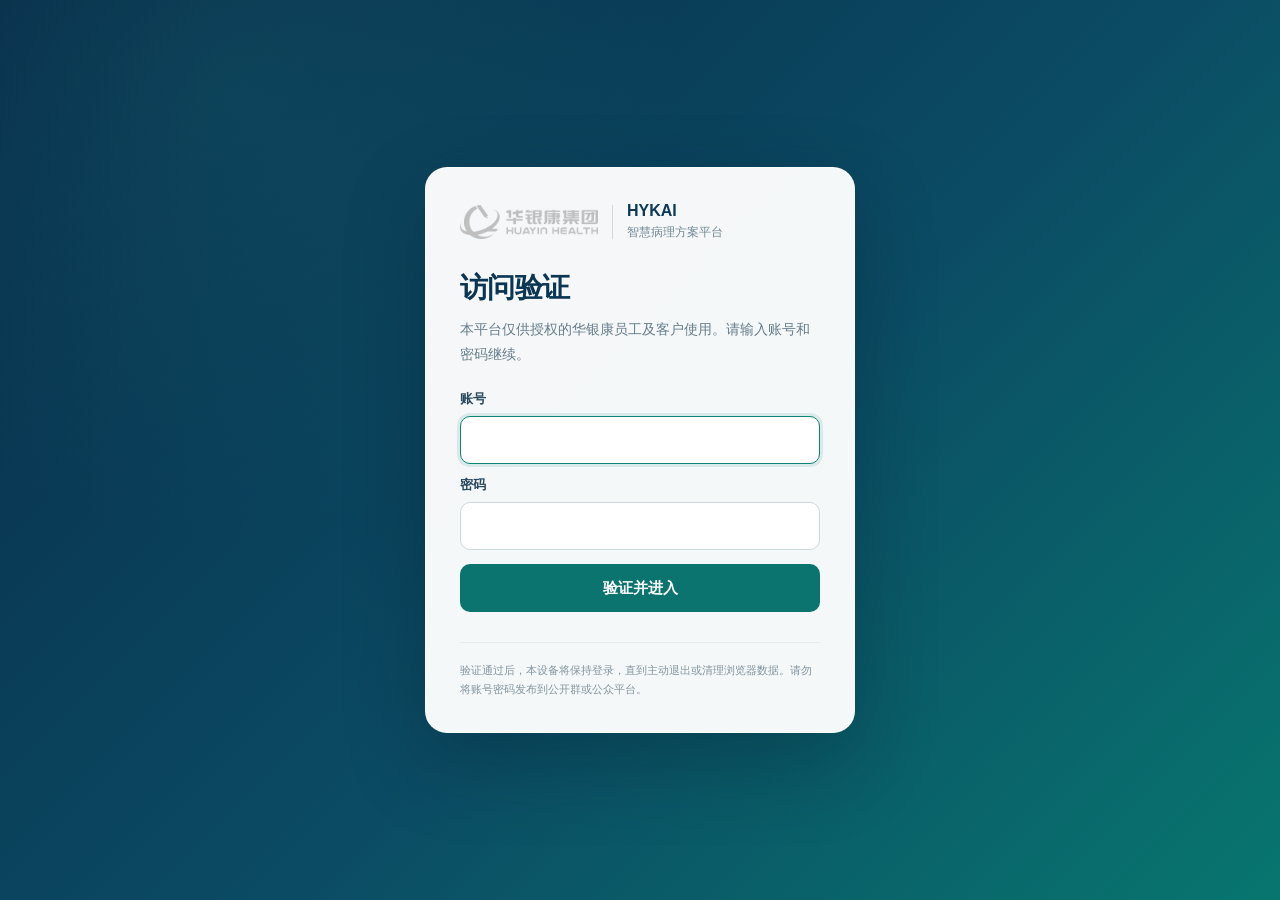
<file: solution.html>
<!doctype html>
<html lang="zh-CN">
<head>
  <meta charset="utf-8">
  <meta name="viewport" content="width=device-width, initial-scale=1">
  <meta name="robots" content="noindex,nofollow,noarchive">
  <title>HYKAI · 医院方案与报告工具</title>
  <meta name="description" content="用于整理医院需求、测算预算并生成智慧病理建设方案和可行性报告。">
  <script>document.documentElement.classList.add('access-pending')</script>
  <link rel="stylesheet" href="assets/access-control.css">
  <script src="assets/access-control.js?v=20261019-performance" defer></script>
  <link rel="stylesheet" href="assets/app.css?v=20261116-market299">
  <style>.market-benchmark{margin-top:7px!important;padding:7px 9px;border-left:3px solid var(--brand2);background:#eef9f8;color:#456979!important;line-height:1.55}.market-benchmark b{display:inline;color:#087d84}</style>
  <link rel="stylesheet" href="assets/report-upgrade.css?v=20261020-budgetfit">
</head>
<body>
  <header class="topbar no-print">
    <div class="brand-lockup">
      <img src="assets/public-logo.png" alt="华银康集团">
      <div class="brand-divider"></div>
      <div>
        <strong>HYKAI</strong>
        <span>医院方案与报告工具</span>
      </div>
    </div>
    <div class="top-actions">
      <span class="local-badge"><i></i> 本地草案 · 数据不上传</span>
      <button class="ghost-btn" id="portalPreview" type="button">查看融合版</button>
      <button class="ghost-btn" id="adminDashboard" type="button">销售管理</button>
      <button class="ghost-btn" id="guideBtn" type="button">销售使用指南</button>
      <button class="ghost-btn" id="catalogBtn" type="button">产品资料库</button>
      <button class="ghost-btn" id="modeToggle" type="button">切换客户展示</button>
    </div>
  </header>

  <div class="app-shell">
    <aside class="sidebar no-print">
      <div class="side-title">医院方案工具</div>
      <nav>
        <button class="nav-item active" data-view="project"><span>01</span>医院信息</button>
        <button class="nav-item" data-view="assessment"><span>02</span>情况评估</button>
        <button class="nav-item" data-view="recommendation"><span>03</span>方案建议</button>
        <button class="nav-item" data-view="calculator"><span>04</span>配置与预算</button>
        <button class="nav-item" data-view="value"><span>05</span>效益测算</button>
        <button class="nav-item" data-view="report"><span>06</span>生成材料</button>
      </nav>
      <button class="side-tool" id="catalogSideBtn" type="button">产品资料库</button>
      <div class="side-panel internal-only">
        <b>内部使用提示</b>
        <p>“参考价”用于医院预算申报测算，不构成正式报价。销售对外前应核验配置、注册证和项目边界。</p>
      </div>
      <div class="side-footer">价格口径 · 2026-11-16</div>
    </aside>

    <main class="main-stage">
      <section class="view active" id="view-project">
        <div class="page-title project-title">
          <div><div class="eyebrow">先把医院情况填清楚</div><h1>医院基本信息</h1><p>这里填写的内容会直接用于方案、预算和可行性报告，不需要重复录入。</p></div>
          <div class="project-status"><span>当前项目进度</span><strong id="projectProgress">10%</strong><i><b id="projectProgressBar"></b></i></div>
        </div>
        <div class="workflow-map no-print"><span class="active"><b>01</b>建档</span><span><b>02</b>诊断</span><span><b>03</b>推荐</span><span><b>04</b>预算</span><span><b>05</b>论证</span><span><b>06</b>输出</span></div>
        <div class="project-layout">
          <article class="form-card project-file-card">
            <div class="card-title"><div><span>PROJECT FILE</span><h2>医院与项目基本信息</h2></div><small>没有确认的数据请保留“待确认”</small></div>
            <div class="form-grid project-form-grid">
              <label>医院名称<input id="projectHospital" placeholder="例如：××大学附属医院"></label>
              <label>项目名称<input id="projectTitle" value="智慧病理科建设项目"></label>
              <label>医院层级<select id="hospitalLevel"><option>三甲医院</option><option>三级医院</option><option>二级医院</option><option>区域医疗中心</option><option>待确认</option></select></label>
              <label>建设场景<select id="projectScene"><option value="三甲医院自主建设">三甲医院自主建设</option><option value="区域病理中心">区域病理中心</option><option value="国产算力示范项目">国产算力示范项目</option><option value="智慧病理科升级">智慧病理科升级</option></select></label>
              <label>日均切片量<input id="projectDaily" type="number" min="0" value="300"><small>医院提供或待现场核实</small></label>
              <label>预计接入院区数<input id="projectSites" type="number" min="1" value="1"></label>
              <label>预算控制上限（万元）<input id="projectCap" type="number" min="0" value="500"><small>填 0 表示暂不设上限</small></label>
              <label>预算申报年度<input id="projectYear" type="number" min="2026" max="2035" value="2027"></label>
              <label>部署方式<select id="projectDeploy"><option>院内本地部署</option><option>云端部署</option><option>混合部署</option><option>待确认</option></select></label>
              <label>数据要求<select id="projectData"><option>数据不出院</option><option>院内留存，可授权协同</option><option>按项目另行确定</option><option>待确认</option></select></label>
              <label>销售负责人<input id="projectOwner" placeholder="用于内部项目跟进"></label>
              <label>院方核心诉求<select id="projectGoal"><option>预算立项与设备更新</option><option>提高诊断效率与质量</option><option>建设区域病理中心</option><option>引入AI辅助诊断</option><option>科研与数据平台建设</option><option>待进一步访谈</option></select></label>
              <label>年病理病例量<input id="projectAnnualCases" type="number" min="0" placeholder="例如：20000"><small>用于可行性报告现状分析</small></label>
              <label>年切片量<input id="projectAnnualSlides" type="number" min="0" placeholder="例如：60000"></label>
              <label>病理医生数<input id="projectDoctors" type="number" min="0" placeholder="由院方确认"></label>
              <label>现有系统基础<select id="projectCurrentSystem"><option>待确认</option><option>已有病理LIS</option><option>已有病理LIS及数字阅片</option><option>已有全流程系统</option><option>尚无病理专科系统</option></select></label>
              <label>现有扫描设备<input id="projectCurrentScanner" placeholder="型号、数量、通量"></label>
              <label>当前报告时效<input id="projectTat" placeholder="例如：常规2个工作日"></label>
              <label>年度外送/会诊费用（万元）<input id="projectReferralCost" type="number" min="0" placeholder="无数据可留空"></label>
            </div>
            <details class="project-extra">
              <summary><b>立项报告补充信息</b><span>第一次沟通可以不填，准备院内立项时再补齐</span></summary>
              <div class="form-grid project-form-grid">
                <label>峰值日切片量<input id="projectPeakSlides" type="number" min="0" placeholder="用于复核设备峰值产能"></label>
                <label>病理技术人员数<input id="projectTechnicians" type="number" min="0" placeholder="由院方确认"></label>
                <label>年疑难会诊量<input id="projectAnnualConsults" type="number" min="0" placeholder="无数据可留空"></label>
                <label>数字切片保存年限<input id="projectRetentionYears" type="number" min="1" value="5"><small>用于存储容量规划</small></label>
                <label>拟对接系统<input id="projectInterfaces" placeholder="例如：HIS、病理LIS、PACS"></label>
                <label>场地与网络条件<select id="projectEnvironment"><option>待现场核验</option><option>基本具备，可直接部署</option><option>部分具备，需局部改造</option><option>尚不具备，需专项建设</option></select></label>
                <label>预算来源<select id="projectBudgetSource"><option>待确认</option><option>院内自筹</option><option>财政专项</option><option>设备更新资金</option><option>科研项目经费</option><option>其他专项资金</option></select></label>
                <label>拟采购方式<select id="projectProcurement"><option>待确认</option><option>技术服务采购</option><option>设备与软件招采</option><option>院内比选</option><option>公开招标</option><option>其他</option></select></label>
                <label>院方牵头部门<input id="projectLeadDept" placeholder="例如：病理科/医务部"></label>
                <label>计划启动时间<input id="projectStartDate" type="month"></label>
              </div>
            </details>
            <div class="project-actions"><button class="secondary-btn" id="newProject" type="button">新建空白项目</button><button class="primary-btn" data-go="assessment">保存并开始诊断</button></div>
          </article>
          <aside class="project-rail">
            <div class="rail-card current"><span>当前项目</span><h2 id="projectRailHospital">尚未填写医院</h2><p id="projectRailMeta">三甲医院自主建设 · 日均300片</p><dl><div><dt>下一步</dt><dd id="projectNextAction">完成5项快速诊断</dd></div><div><dt>方案建议</dt><dd id="projectRailPath">等待评估</dd></div><div><dt>预算测算</dt><dd id="projectRailBudget">尚未确认</dd></div></dl></div>
            <div class="rail-card data-rule internal-only"><b>填写要求</b><p>医院数据、销售估算、公司标准参数和待确认项要分开。报告中的数字必须能说明来源。</p></div>
          </aside>
        </div>
      </section>

      <section class="view" id="view-assessment">
        <div class="page-title assessment-title">
          <div><div class="eyebrow">先把医院现状问清楚</div><h1>医院情况评估</h1><p>根据设备、系统、人员和业务量判断目前缺什么，评估结果会写进可行性报告。</p></div>
          <div class="assessment-progress"><span>需求诊断完成度</span><strong id="assessmentCompletion">0%</strong><i><b id="assessmentCompletionBar"></b></i></div>
        </div>
        <div class="workflow-map no-print"><span><b>01</b>建档</span><span class="active"><b>02</b>诊断</span><span><b>03</b>推荐</span><span><b>04</b>预算</span><span><b>05</b>论证</span><span><b>06</b>输出</span></div>

        <div class="assessment-layout">
          <div class="assessment-main">
            <article class="form-card assessment-block">
              <div class="card-title"><div><span>PART A</span><h2>医院与项目基线</h2></div><small>来源于项目档案，可在此修正</small></div>
              <div class="form-grid assessment-project-grid"><label>医院名称<input id="assessmentHospital" placeholder="例如：××大学附属医院"></label><label>建设场景<select id="assessmentType"><option value="三甲医院自主建设">三甲医院自主建设</option><option value="区域病理中心">区域病理中心</option><option value="国产算力示范项目">国产算力示范项目</option><option value="智慧病理科升级">智慧病理科升级</option></select></label><label>日均切片量<input id="assessmentDaily" type="number" min="0" value="300"><small>用于产能与算力建议</small></label><label>预计接入院区数<input id="assessmentSites" type="number" min="1" value="1"></label></div>
            </article>

            <article class="form-card assessment-block">
              <div class="card-title"><div><span>PART B</span><h2>现有建设基础</h2></div><div class="assessment-mode no-print"><button class="active" data-assessment-mode="quick">快速填写 · 5项</button><button data-assessment-mode="full">完整填写 · 10项</button></div></div>
              <p class="method-note internal-only">内部售前判断工具，非第三方认证。客户视图不展示分数，仅展示“已具备、待补齐、关键缺口”。</p>
              <div class="assessment-questions" id="assessmentQuestions"></div>
            </article>
          </div>

          <aside class="assessment-result">
            <div class="result-score"><span>现状评估</span><strong id="maturityScore">0<small>/100</small></strong><i><b id="maturityBar"></b></i></div>
            <div class="result-level"><small id="maturityLevel">LEVEL 1</small><h2 id="maturityTitle">起步期：先补齐数字化基础</h2><p id="maturityText"></p></div>
            <div class="dimension-mini" id="dimensionMini"></div>
            <div class="client-readiness"><span>对客户怎么说</span><b id="clientReadiness">尚未完成评估</b><p id="clientReadinessText">完成5项快速填写后，这里会给出一段可以直接沟通的结论。</p></div>
            <div class="result-next"><b>报告会带上这些内容</b><ul><li>医院现有基础和主要缺口</li><li>为什么要建、分几步建</li><li>五年投入和效益测算</li><li>已有材料和待补附件</li></ul></div>
            <button class="primary-btn" data-go="recommendation">下一步：查看方案建议</button>
          </aside>
        </div>
      </section>

      <section class="view" id="view-recommendation">
        <div class="page-title"><div><div class="eyebrow">根据医院情况给出建议</div><h1>方案建议</h1><p>建议综合医院类型、切片量、院区数量、部署要求、现有基础和预算上限生成；允许小幅超预算，但默认不超过预算上限的110%。</p></div><div class="recommendation-lock"><span>确认状态</span><strong id="recommendationStatus">待确认</strong></div></div>
        <div class="workflow-map no-print"><span><b>01</b>建档</span><span><b>02</b>诊断</span><span class="active"><b>03</b>推荐</span><span><b>04</b>预算</span><span><b>05</b>论证</span><span><b>06</b>输出</span></div>
        <div class="recommendation-layout">
          <article class="recommended-path">
            <div class="path-kicker">SUGGESTED PLAN</div>
            <div class="path-head"><div><span id="recommendedCode">PATH 01</span><h2 id="recommendedTitle">院内智慧病理基础建设</h2></div><b id="recommendedConfidence">规则匹配</b></div>
            <p id="recommendedReason"></p>
            <div class="reason-chips" id="recommendationReasons"></div>
            <div class="path-stages" id="recommendedStages"></div>
            <div class="path-modules"><h3>建议先做的项目</h3><div id="recommendedModules"></div></div>
            <div class="recommendation-actions no-print"><button class="secondary-btn" id="adjustPath" type="button">调整方案</button><button class="primary-btn" id="acceptPath" type="button">确认并生成配置</button></div>
          </article>
          <aside class="recommendation-side">
            <div class="decision-basis"><span>建议依据</span><div id="decisionBasis"></div></div>
            <div class="approval-gates internal-only"><b>进入预算前需确认</b><ul><li>日均切片量及高峰系数</li><li>院内接口与历史数据范围</li><li>AI模块临床使用边界</li><li>预算上限及10%以内浮动是否可接受</li><li>预算方式：设备采购或服务方案</li></ul></div>
          </aside>
        </div>
        <dialog class="path-dialog" id="pathDialog"><button class="dialog-close" id="closePathDialog" aria-label="关闭">×</button><div class="eyebrow">人工调整</div><h2>选择其他方案</h2><p>可以根据院方要求调整，调整原因会保存在项目记录中。</p><div class="path-choice" id="pathChoice"></div><label>调整原因<textarea id="pathOverrideReason" rows="3" placeholder="例如：院方已明确指定国产算力方案"></textarea></label><button class="primary-btn" id="confirmPathOverride" type="button">确认调整</button></dialog>
      </section>

      <section class="view" id="view-calculator">
        <div class="page-title">
          <div><div class="eyebrow">三甲医院预算申报场景</div><h1>智慧病理建设预算测算器</h1><p>价格可现场调整；系统会保留参考来源，并把未确认费用单独列出。</p></div>
          <div class="title-total"><span id="headerTotalLabel">当前组合报价</span><strong id="headerTotal">¥0</strong><small id="headerPending">含 0 项待确认</small></div>
        </div>

        <div class="workflow-map no-print"><span><b>01</b>建档</span><span><b>02</b>诊断</span><span><b>03</b>推荐</span><span class="active"><b>04</b>预算</span><span><b>05</b>论证</span><span><b>06</b>输出</span></div>

        <div class="form-card">
          <div class="card-title"><div><span>STEP 1</span><h2>项目信息</h2></div><button class="text-btn" id="clearProject" type="button">清空重填</button></div>
          <div class="form-grid">
            <label>医院名称<input id="hospitalName" placeholder="例如：××大学附属医院"></label>
            <label>项目名称<input id="projectName" value="智慧病理科建设项目"></label>
            <label>项目类型<select id="projectType"><option value="三甲医院自主建设">三甲医院自主建设</option><option value="区域病理中心">区域病理中心</option><option value="国产算力示范项目">国产算力示范项目</option><option value="智慧病理科升级">智慧病理科升级</option></select></label>
            <label>预算申报年度<input id="budgetYear" type="number" value="2027" min="2026" max="2035"></label>
            <label>预算控制上限（万元）<input id="budgetCap" type="number" value="500" min="0"><small>填 0 表示暂不设上限</small></label>
            <label>日均切片量<input id="dailySlides" type="number" value="300" min="0"><small>用于判断扫描与推理产能</small></label>
            <label>预计接入院区数<input id="siteCount" type="number" value="1" min="1"><small>区域中心可填写多院区</small></label>
            <label>部署方式<select id="deployMode"><option>院内本地部署</option><option>云端部署</option><option>混合部署</option></select></label>
            <label>数据要求<select id="dataPolicy"><option>数据不出院</option><option>院内留存，可授权协同</option><option>按项目另行确定</option></select></label>
            <label>销售负责人<input id="salesOwner" placeholder="用于报告联系人，可暂不填"></label>
          </div>
        </div>

        <div class="form-card quote-mode-card">
          <div class="card-title"><div><span>STEP 2</span><h2>选择报价方式</h2></div><small>两种方式不混合计价</small></div>
          <div class="quote-mode-switch" id="quoteModeSwitch">
            <button type="button" data-quote-mode="package"><span>标准服务</span><b>四档服务套餐</b><small>按 5 年智慧病理科服务整体报价，套餐内容不拆分重复计价。</small></button>
            <button type="button" class="active" data-quote-mode="combination"><span>三甲自建</span><b>模块组合报价</b><small>设备、系统、AI、算力存储和实施服务逐项可选，扫描仪也可不选。</small></button>
          </div>
          <div class="quote-mode-note" id="quoteModeNote"><b>组合报价规则：</b><span>院方已有扫描仪时可只报系统、AI或算力模块；最终总价为已选模块小计之和，待确认项单独列示。</span></div>
        </div>

        <div class="form-card">
          <div class="card-title"><div><span>STEP 3</span><h2>选择配置起点</h2></div><small id="calculatorPathNote">方案建议尚未确认，也可以直接逐项增删</small></div>
          <div class="preset-grid" id="presetGrid">
            <button data-preset="package1" data-mode="package"><span>服务</span><b>套餐一</b><small>100万元 / 5年</small><em>1台高通量（240或300）+ 20片 + 云端</em></button>
            <button data-preset="package2" data-mode="package"><span>服务</span><b>套餐二</b><small>130万元 / 5年</small><em>SZ-20 1台 + 高通量可选 + 一体机</em></button>
            <button data-preset="package3" data-mode="package"><span>服务</span><b>套餐三</b><small>160万元 / 5年</small><em>2台高通量（240/300组合）+ 一体机</em></button>
            <button data-preset="package4" data-mode="package"><span>服务</span><b>套餐四·本地精巧版</b><small>120万元 / 5年</small><em>高通量扫描 + 双算力组合 + 组织学/细胞学/免疫组化AI</em></button>
            <button data-preset="baseline" data-mode="combination"><span>推荐</span><b>三甲基础组合</b><small>常规业务量 · 单院区</small><em>预选扫描仪、全流程、2个AI销售单元，可任意取消</em></button>
            <button data-preset="regional" data-mode="combination"><span>扩展</span><b>区域中心组合</b><small>高业务量 · 多院区</small><em>预选高通量、协同、AI和存储，可任意取消</em></button>
            <button data-preset="pilot" data-mode="combination"><span>示范</span><b>国产算力组合</b><small>本地部署 · 模块化配置</small><em>预选算力基座和配套模块，可任意取消</em></button>
            <button data-preset="custom" data-mode="combination"><span>自由</span><b>空白组合报价</b><small>所有模块默认不选</small><em>逐项勾选、改数量、改单价并自动汇总</em></button>
          </div>
          <div class="recommendation" id="recommendation"><b>当前建议：</b><span>日均 300 片，优先评估 300 片高通量扫描仪，或采用 240 片 + 20 片组合；最终按扫描速度与班次复核。</span></div>
        </div>

        <div class="logic-panel" id="logicPanel">
          <div class="logic-head"><div><span>发送前检查</span><h2>这份方案现在能不能给客户？</h2></div><button class="secondary-btn no-print" id="autoConfigure" type="button">按业务量生成配置</button></div>
          <div class="logic-score"><strong id="logicScore">0</strong><span>项核查通过</span><em id="logicVerdict">正在核查</em></div>
          <div class="logic-list" id="logicList"></div>
        </div>

        <div class="form-card config-card">
          <div class="card-title catalog-toolbar"><div><span>STEP 4</span><h2 id="catalogTitle">设备、系统与模块组合</h2></div><div class="catalog-tools no-print"><label><input type="checkbox" id="onlySelected"> 只看已选</label><label class="search-box">搜索<input id="catalogSearch" placeholder="设备 / AI / 接口"></label><div class="legend"><i class="dot confirmed"></i>已确认参考价 <i class="dot pending"></i>价格待确认</div></div></div>
          <div class="optional-banner" id="optionalBanner"><b>所有模块均为可选项</b><span>扫描仪不是必选项；院方已有设备时，可只选系统、AI、算力存储或实施服务。</span></div>
          <div id="catalogGroups"></div>
        </div>

        <div class="budget-summary">
          <div class="summary-main">
            <span id="summaryTitle">模块组合报价合计</span>
            <strong id="grandTotal">¥0 万元</strong>
            <p id="summaryNote">已选 0 项，其中 0 项价格待确认。</p>
          </div>
          <div class="auto-discount" id="autoDiscount">
            <div><span>模块原价</span><b id="discountOriginal">¥0万</b></div>
            <div><span>报价优惠</span><b id="discountSaved">-¥0万</b></div>
            <div><span>优惠后测算价</span><b id="discountFinal">¥0万</b></div>
            <label class="discount-control internal-only"><span>报价优惠选项</span><select id="discountMode"><option value="suggested">建议优惠（自动计算）</option><option value="none">原价报价（0%）</option><option value="pct3">统一优惠3%</option><option value="pct5">统一优惠5%</option><option value="pct8">统一优惠8%</option><option value="pct10">统一优惠10%</option><option value="custom">自定义优惠比例</option></select></label>
            <label class="custom-discount internal-only" id="customDiscountWrap"><span>自定义优惠</span><input id="customDiscountRate" type="number" min="0" max="30" step="0.5" value="12"><em>%</em></label>
            <p id="discountRule">组合优惠会随所选模块自动计算。</p>
          </div>
          <div class="summary-breakdown" id="summaryBreakdown"></div>
          <div class="summary-actions no-print">
            <button class="secondary-btn" id="saveDraft">保存本机草稿</button>
            <button class="primary-btn" id="generateReport">下一步：价值与可行性论证</button>
          </div>
        </div>
        <section class="internal-cost-panel internal-only" id="internalCostPanel">
          <div class="internal-cost-head"><div><span>INTERNAL COST VIEW</span><h2>内部成本与报价空间</h2><p>仅供销售内部测算。当前资料主要是区域/代理结算价，不等同于财务实际成本。</p></div><div class="cost-kpis"><div><span>已知结算基线</span><b id="knownCostTotal">¥0万</b></div><div><span>成本完整度</span><b id="costCoverage">0/0项</b></div><div><span>已知部分价差</span><b id="knownPriceSpace">¥0万</b></div></div></div>
          <div class="cost-warning" id="costWarning"></div>
          <div class="cost-table-wrap"><table><thead><tr><th>项目</th><th>数量</th><th>客户报价</th><th>内部结算基线</th><th>口径</th></tr></thead><tbody id="costBreakdownRows"></tbody></table></div>
        </section>
      </section>

      <section class="view" id="view-value">
        <div class="page-title"><div><div class="eyebrow">把数字和依据一起说清楚</div><h1>投入产出测算</h1><p>预算按已选配置计算。收益数据要注明来源，并提供保守、基准和积极三种测算结果。</p></div><div class="value-status"><span>当前测算方式</span><strong id="valueScenarioName">基准情景</strong></div></div>
        <div class="workflow-map no-print"><span><b>01</b>建档</span><span><b>02</b>诊断</span><span><b>03</b>推荐</span><span><b>04</b>预算</span><span class="active"><b>05</b>论证</span><span><b>06</b>输出</span></div>
        <div class="value-layout">
          <div class="value-main">
            <article class="form-card">
              <div class="card-title"><div><span>VALUE MODEL</span><h2>五年投入产出假设</h2></div><div class="scenario-tabs no-print"><button data-scenario="conservative">保守</button><button class="active" data-scenario="base">基准</button><button data-scenario="positive">积极</button></div></div>
              <div class="roi-source-grid">
                <label><span>年度可增加收入</span><div><input id="roiRevenue" type="number" min="0" value="0"><em>万元</em></div><select data-roi-source="revenue"><option>待确认</option><option>医院提供</option><option>销售暂估</option><option>华银康标准参数</option></select></label>
                <label><span>年度可节约外送/会诊</span><div><input id="roiReferral" type="number" min="0" value="0"><em>万元</em></div><select data-roi-source="referral"><option>待确认</option><option>医院提供</option><option>销售暂估</option><option>华银康标准参数</option></select></label>
                <label><span>年度可节约人力成本</span><div><input id="roiLabor" type="number" min="0" value="0"><em>万元</em></div><select data-roi-source="labor"><option>待确认</option><option>医院提供</option><option>销售暂估</option><option>华银康标准参数</option></select></label>
                <label><span>年度可节约重复投入</span><div><input id="roiInfra" type="number" min="0" value="0"><em>万元</em></div><select data-roi-source="infra"><option>待确认</option><option>医院提供</option><option>销售暂估</option><option>华银康标准参数</option></select></label>
                <label><span>年度运营增量成本</span><div><input id="roiAnnualCost" type="number" min="0" value="0"><em>万元</em></div><select data-roi-source="annualCost"><option>待确认</option><option>医院提供</option><option>销售暂估</option><option>华银康标准参数</option></select></label>
                <label><span>收益年增长率</span><div><input id="roiGrowth" type="number" min="0" max="100" value="0"><em>%</em></div><select data-roi-source="growth"><option>待确认</option><option>医院提供</option><option>销售暂估</option><option>华银康标准参数</option></select></label>
              </div>
              <div class="formula-note">保守情景按基准收益的70%测算，积极情景按130%测算；公式固定，院方与销售只能调整可见假设。未标明来源的数据不作为正式财务结论。</div>
            </article>
            <article class="form-card">
              <div class="card-title"><div><span>DOCUMENT CHECK</span><h2>还缺哪些材料</h2></div><small>缺少的材料会在报告中标出来</small></div>
              <div class="evidence-checks" id="evidenceChecks"></div>
              <label class="frontier-option"><input id="includeFrontier" type="checkbox"> 将「病理AI前沿与建设预留」加入报告附录 <small>仅用于中长期规划，不作为当期产品承诺</small></label>
            </article>
          </div>
          <aside class="value-result">
            <div class="scenario-result"><span id="scenarioBadge">基准情景</span><strong id="scenarioNet">0万元</strong><small>五年净收益</small></div>
            <div class="value-kpis"><div><span>项目投入</span><b id="assessmentBudget">0万元</b></div><div><span>五年累计效益</span><b id="assessmentBenefit">0万元</b></div><div><span>静态回收期</span><b id="assessmentPayback">未形成</b></div><div><span>五年ROI</span><b id="assessmentRoi">0%</b></div></div>
            <div class="scenario-compare" id="scenarioCompare"></div>
            <div class="evidence-gate-result internal-only"><b id="evidenceGateTitle">证据尚未完备</b><p id="evidenceGateText"></p></div>
            <button class="primary-btn" data-go="report">下一步：生成方案与可行性报告</button>
          </aside>
        </div>
      </section>

      <section class="view" id="view-report">
        <div class="output-center no-print">
          <div class="page-title"><div><div class="eyebrow">把已填内容整理成院方材料</div><h1>生成院方材料</h1><p>方案、报价、效益测算和可行性报告使用同一份项目数据，修改配置或价格后会一起更新。</p></div><div class="output-readiness"><span>材料状态</span><strong id="outputReadiness">可以生成初稿</strong></div></div>
          <div class="workflow-map"><span><b>01</b>建档</span><span><b>02</b>诊断</span><span><b>03</b>推荐</span><span><b>04</b>预算</span><span><b>05</b>论证</span><span class="active"><b>06</b>输出</span></div>
          <div class="output-grid">
            <article><span>院方沟通</span><h2>医院整体建设方案</h2><p>整理医院现状、建设目标、采购方式、建设内容和实施计划。</p><button class="secondary-btn" id="copyProposal">复制方案摘要</button></article>
            <article><span>预算申报</span><h2>配置参数与报价表</h2><p>保留报价方式、配置、数量、关键参数、参考价和待确认费用。</p><button class="secondary-btn" id="copyBudget">复制报价表</button></article>
            <article><span>投入产出</span><h2>经济效益测算表</h2><p>同时列示项目投入、五年效益、净收益、回收期、ROI 及每项假设的来源。</p><button class="secondary-btn" id="copyEconomics">复制效益表</button></article>
            <article class="featured"><span>立项论证</span><h2>建设可行性报告</h2><p>汇总医院现状、方案建议、项目预算、五年效益、实施计划和主要风险。</p><button class="primary-btn" id="focusReport">查看报告正文</button></article>
          </div>
          <section class="delivery-gate">
            <div class="delivery-gate-head"><div><span>FINAL CHECK</span><h2>发给医院前再检查一遍</h2></div><button class="primary-btn" id="copyDeliveryPack">复制整套材料</button></div>
            <div class="delivery-checklist" id="deliveryChecklist"></div>
            <p>红色项未解决时不建议直接给院方；黄色项可用于初步沟通，但必须在方案中保留“待确认”标识。</p>
          </section>
          <section class="report-template-studio">
            <div class="template-studio-head"><div><span>REPORT TYPE</span><h2>选择报告类型</h2><p>案例只用于参考章节结构，不会带入其他医院的业务数据、效益数字或产品承诺。</p></div><label>报告类型<select id="reportTemplate"><option value="auto">根据当前方案推荐</option><option value="comprehensive">综合可行性报告</option><option value="platform">智慧病理诊断平台立项申请</option><option value="digital">数智化病理科整体建设申请</option><option value="workflow">病理全流程系统立项申请</option></select></label></div>
            <div class="template-case-grid" id="templateCaseGrid"></div>
            <div class="template-advice"><b id="templateAdviceTitle">会根据当前配置建议报告类型</b><span id="templateAdviceText">套餐或多模块建设使用综合可行性报告；单独建设全流程系统时使用系统立项申请。</span></div>
          </section>
        </div>
        <div class="report-toolbar no-print">
          <div><b>可行性报告预览</b><span id="reportQuality">正在检查报告完整度</span></div>
          <div><button class="ghost-btn" type="button" data-go="calculator">返回修改方案</button><button class="ghost-btn" id="copyReport">复制报告正文</button><button class="primary-btn" id="printReport">打印 / 导出 PDF</button></div>
        </div>
        <article class="report-paper" id="reportPaper">
          <header class="report-cover">
            <img src="assets/public-logo.png" alt="华银康集团">
            <div class="report-kicker" id="reportKicker">智慧病理建设项目</div>
            <h1 id="reportTitle">××医院智慧病理科建设项目<br>可行性报告（初稿）</h1>
            <div class="cover-line"></div>
            <p id="reportSubtitle">“设备+系统+AI+服务”四位一体建设方案</p>
            <dl><div><dt>建设单位</dt><dd id="coverHospital">待填写</dd></div><div><dt>编制单位</dt><dd>广州华银康医疗集团股份有限公司</dd></div><div><dt>编制日期</dt><dd id="coverDate"></dd></div></dl>
          </header>
          <section class="report-section report-executive"><div class="executive-head"><div><span>EXECUTIVE SUMMARY</span><h2>项目决策摘要——一页看清建设范围、预算与下一步</h2></div><b id="reportExecStatus">内部测算稿</b></div><p id="reportExecConclusion"></p><div class="executive-metrics" id="reportExecMetrics"></div><div class="decision-flow"><div><span>01</span><b>确认现状</b><small>业务量、人员、设备、系统</small></div><i>→</i><div><span>02</span><b>识别缺口</b><small>产能、流程、接口、验证</small></div><i>→</i><div><span>03</span><b>确定方案</b><small>设备+系统+AI+服务</small></div><i>→</i><div><span>04</span><b>试运行验收</b><small>指标、记录、整改、交付</small></div></div></section>
          <section class="report-section"><h2 id="reportHeading1">一、项目背景与现状——先用院方数据确认建设起点</h2><p id="reportOverview"></p><h3 class="report-subheading">1.1 政策与立项依据</h3><div class="table-wrap"><table><thead><tr><th>时间</th><th>发文机关及文件</th><th>与本项目的关系</th></tr></thead><tbody id="reportPolicyRows"></tbody></table></div><h3 class="report-subheading">1.2 医院现状基线</h3><div class="table-wrap baseline-table"><table><tbody id="reportBaselineRows"></tbody></table></div><div class="report-callout"><b>本项目建设性质</b><span>本报告用于院内预算论证与方案讨论，不构成正式商务报价、合同承诺或招标技术参数。</span></div></section>
          <section class="report-section feasibility-section"><h2 id="reportHeading2">二、建设必要性与可行性判断——把现状缺口转化为建设任务</h2><p id="reportNecessity"></p><div class="feasibility-summary"><div><span>成熟度得分</span><strong id="reportMaturityScore">0/100</strong><small id="reportMaturityLevel">尚未完成评估</small></div><p id="reportMaturityNarrative"></p></div><div class="report-dimensions" id="reportDimensions"></div><h3 class="report-subheading">现状缺口、建设任务与验收方向</h3><div class="table-wrap"><table><thead><tr><th>评估维度</th><th>现状判断</th><th>本期建设任务</th><th>建议验收方向</th></tr></thead><tbody id="reportGapRows"></tbody></table></div><div class="report-next"><b>分阶段建议</b><ol id="reportMaturitySteps"></ol></div></section>
          <section class="report-section"><h2 id="reportHeading3">三、建设目标——形成可采集、可诊断、可协同、可持续的智慧病理能力</h2><div class="goal-grid" id="reportGoalGrid"><div><b>01 数字化采集</b><span>匹配日常工作量与峰值产能</span></div><div><b>02 全流程管理</b><span>覆盖标本、制片、诊断与归档</span></div><div><b>03 AI 辅助诊断</b><span>优先部署高频病种与成熟模型</span></div><div><b>04 数据安全</b><span>满足院内本地部署与权限审计</span></div></div></section>
          <section class="report-section"><h2 id="reportHeading4">四、总体方案——“设备+系统+AI+服务”四位一体</h2><div class="architecture" id="reportArchitecture"><div><span>采集层</span><b>数字切片扫描设备</b></div><i>→</i><div><span>平台层</span><b>全流程与远程协同</b></div><i>→</i><div><span>智能层</span><b>AI 辅助诊断模块</b></div><i>→</i><div><span>保障层</span><b>算力、存储与实施服务</b></div></div><p id="reportSolution"></p><div class="report-gallery" id="reportGallery"></div></section>
          <section class="report-section"><h2>五、项目可行性分析</h2><div class="feasibility-matrix" id="reportFeasibility"></div><p class="report-note">可行性判断基于当前已填写资料；标记为“待补条件”的项目必须在正式立项或采购前完成核验。</p></section>
          <section class="report-section"><h2>六、建设内容与技术参数——按业务量配置，不以设备数量替代能力建设</h2><div class="table-wrap"><table><thead><tr><th>类别</th><th>建设内容</th><th>数量</th><th>关键参数 / 用途</th><th>价格状态</th></tr></thead><tbody id="reportConfigRows"></tbody></table></div></section>
          <section class="report-section page-break-before"><h2>七、资金需求与五年效益——同时回答「花多少钱」与「为什么值得建」</h2><p id="reportFundingNarrative"></p><div class="budget-highlight"><span>优惠后测算价</span><strong id="reportTotal">¥0 万元</strong><small id="reportPending"></small></div><div class="report-budget-chart" id="reportBudgetChart"></div><div class="table-wrap"><table><thead><tr><th>预算科目</th><th>配置内容</th><th>数量</th><th>单价（万元）</th><th>小计（万元）</th></tr></thead><tbody id="reportBudgetRows"></tbody><tfoot><tr><td colspan="4">模块原价</td><td id="reportOriginalTotal">0</td></tr><tr><td colspan="4">报价优惠（测算）</td><td id="reportDiscountTotal">0</td></tr><tr><td colspan="4">优惠后测算价</td><td id="reportTableTotal">0</td></tr></tfoot></table></div><div class="five-year-report"><div><span>五年累计效益</span><b id="reportFiveYearBenefit">0万元</b></div><div><span>五年净收益</span><b id="reportFiveYearNet">0万元</b></div><div><span>静态回收期</span><b id="reportPayback">未形成</b></div><div><span>五年ROI</span><b id="reportRoi">0%</b></div></div><div class="benefit-story" id="reportBenefitStory"></div><h3 class="report-subheading">五年测算明细</h3><div class="report-cashflow-chart" id="reportCashFlowChart"></div><div class="table-wrap"><table><thead><tr><th>年度</th><th>当年投入</th><th>当年效益</th><th>累计效益</th><th>累计净收益</th></tr></thead><tbody id="reportCashFlowRows"></tbody></table></div><div class="roi-source-report" id="reportRoiSources"></div><p class="report-note" id="reportRoiNote">注：收益参数应由院方依据内部台账核验；本测算未计资金时间价值，不作为财务承诺。</p></section>
          <section class="report-section"><h2>八、实施计划——每阶段同时明确任务、里程碑与验收输出</h2><div class="timeline" id="reportTimeline"></div></section>
          <section class="report-section"><h2>九、职责分工——把院方决策链和交付责任写进同一张表</h2><div class="table-wrap"><table><thead><tr><th>参与方</th><th>主要职责</th><th>关键交付</th></tr></thead><tbody id="reportResponsibilityRows"></tbody></table></div></section>
          <section class="report-section"><h2>十、主要风险与应对——根据当前项目缺口动态生成</h2><div class="risk-grid" id="reportRiskGrid"></div></section>
          <section class="report-section"><h2>十一、证据与附件准备度——把「有材料」与「待补材料」分开</h2><div class="report-evidence" id="reportEvidence"></div></section>
          <section class="report-section frontier-appendix" id="frontierAppendix"><h2>附录：病理AI研究合作与建设预留——仅用于中长期规划</h2><p>如医院有亚专科模型研究和多中心验证需求，可在当前建设范围之外另行论证科研合作平台。建议按三个阶段推进，并将科研模型与已注册临床产品严格分开。</p><div class="risk-grid"><div><b>6—12个月：先形成科研样板</b><span>建设研究平台，选择一个亚专科形成样板；阶段成果用于科研验证，不开展临床收费。</span></div><div><b>12—24个月：完成多中心验证</b><span>完善数据治理、标注训练、推理评测和外部验证流程，具备条件后开展试点应用论证。</span></div><div><b>24个月以后：按产品路径推进</b><span>从验证结果中筛选有临床价值的模型，另行启动注册、转化和规模化复制。</span></div><div><b>合规边界</b><span>科研模型与注册产品在账号、数据、版本和用途上隔离；临床收费须以现行医疗器械注册和院内审批为前提。</span></div></div><p class="report-note">依据：《病理亚专科大模型协同生产与多中心验证平台可行性研究报告（讨论稿）》V0.9，2026年9月。该材料为讨论稿，不构成当前产品、报价或交付承诺。</p></section>
          <section class="report-section conclusion"><h2>十二、结论及院方决策事项</h2><div class="conclusion-status" id="reportConclusionStatus">当前结论：待补充关键数据</div><p id="reportConclusion"></p><div class="decision-box"><b>建议院方决策</b><ol id="reportDecisionList"></ol></div><p>项目实施期间，华银康负责方案细化、安装部署、人员培训和试运行支持，具体工作范围以最终合同和项目清单为准。</p></section>
          <footer class="report-footer"><b>广州华银康医疗集团股份有限公司</b><span>服务热线：400-888-1223</span><span>广州市黄埔区滨河路 33 号 ｜ 广州市白云区沙太南路 1023—1063 号南方医科大学生命科学楼 2 楼</span></footer>
        </article>
      </section>

      <section class="view" id="view-catalog">
        <div class="page-title"><div><div class="eyebrow">产品资料库</div><h1>参数、价格和使用范围</h1><p>客户展示时只显示参数和用途；内部模式会同时显示价格来源和需要核实的内容。</p></div></div>
        <div class="catalog-note internal-only"><b>使用纪律：</b>综合指导价用于首轮预算测算，偏低成交价、典型成交价和偏高成交价只反映公开样本分布。正式报价仍须核对配置、注册进程、接口、实施和服务年限；内部结算价不得出现在院方材料中。</div>
        <div id="catalogCards" class="catalog-cards"></div>
        <div class="source-panel internal-only"><h2>本工具使用的主要知识库来源</h2><ol><li>《华银康数智病理系统清单及价格体系20261113》：现有销售单元、市场价格、内部结算价和组合规则。</li><li>《HYKAI病理产品五年中标数据库与综合指导价_20261115》：2021-11-15至2026-11-15公开中标/成交底库，共299条去重记录，其中284条高可信记录。</li><li>《数智病理科三大服务套餐解析20260115》及现行套餐资料：套餐配置和五年服务口径。</li><li>修订版智慧病理科服务合同与设备资料：UISCAN-240、SZ-20、iPath V1.0及交付参数。</li><li>说明：公开样本总量不等于每个模块都有同等样本量；低样本模块已在内部视图标注证据边界。</li></ol></div>
      </section>
    </main>
  </div>

  <button class="customer-mode-exit no-print" id="customerModeExit" type="button">返回销售工作台</button>

  <div class="toast" id="toast"></div>
  <dialog class="guide-dialog" id="guideDialog">
    <button class="dialog-close" id="closeGuide" aria-label="关闭">×</button>
    <div class="eyebrow">销售使用指南</div>
    <h2>销售现场怎么用</h2>
    <ol><li><b>会前：</b>填好医院名称、日均切片量、院区数和预算上限。</li><li><b>介绍：</b>从客户展示页讲服务、研发、产品、客户和套餐。</li><li><b>测算：</b>进入“本院方案”，和客户一起增删配置。</li><li><b>出材料：</b>先处理红色问题、说明黄色待确认项，再生成报告。</li></ol>
    <div class="guide-rule"><b>红线</b><span>预算测算不等于正式报价；AI 临床使用不超出现行注册证与说明书范围。</span></div>
    <button class="primary-btn" id="startFromGuide">开始做一份方案</button>
  </dialog>
  <script src="assets/app.js?v=20261116-market299"></script>
</body>
</html>
</file>
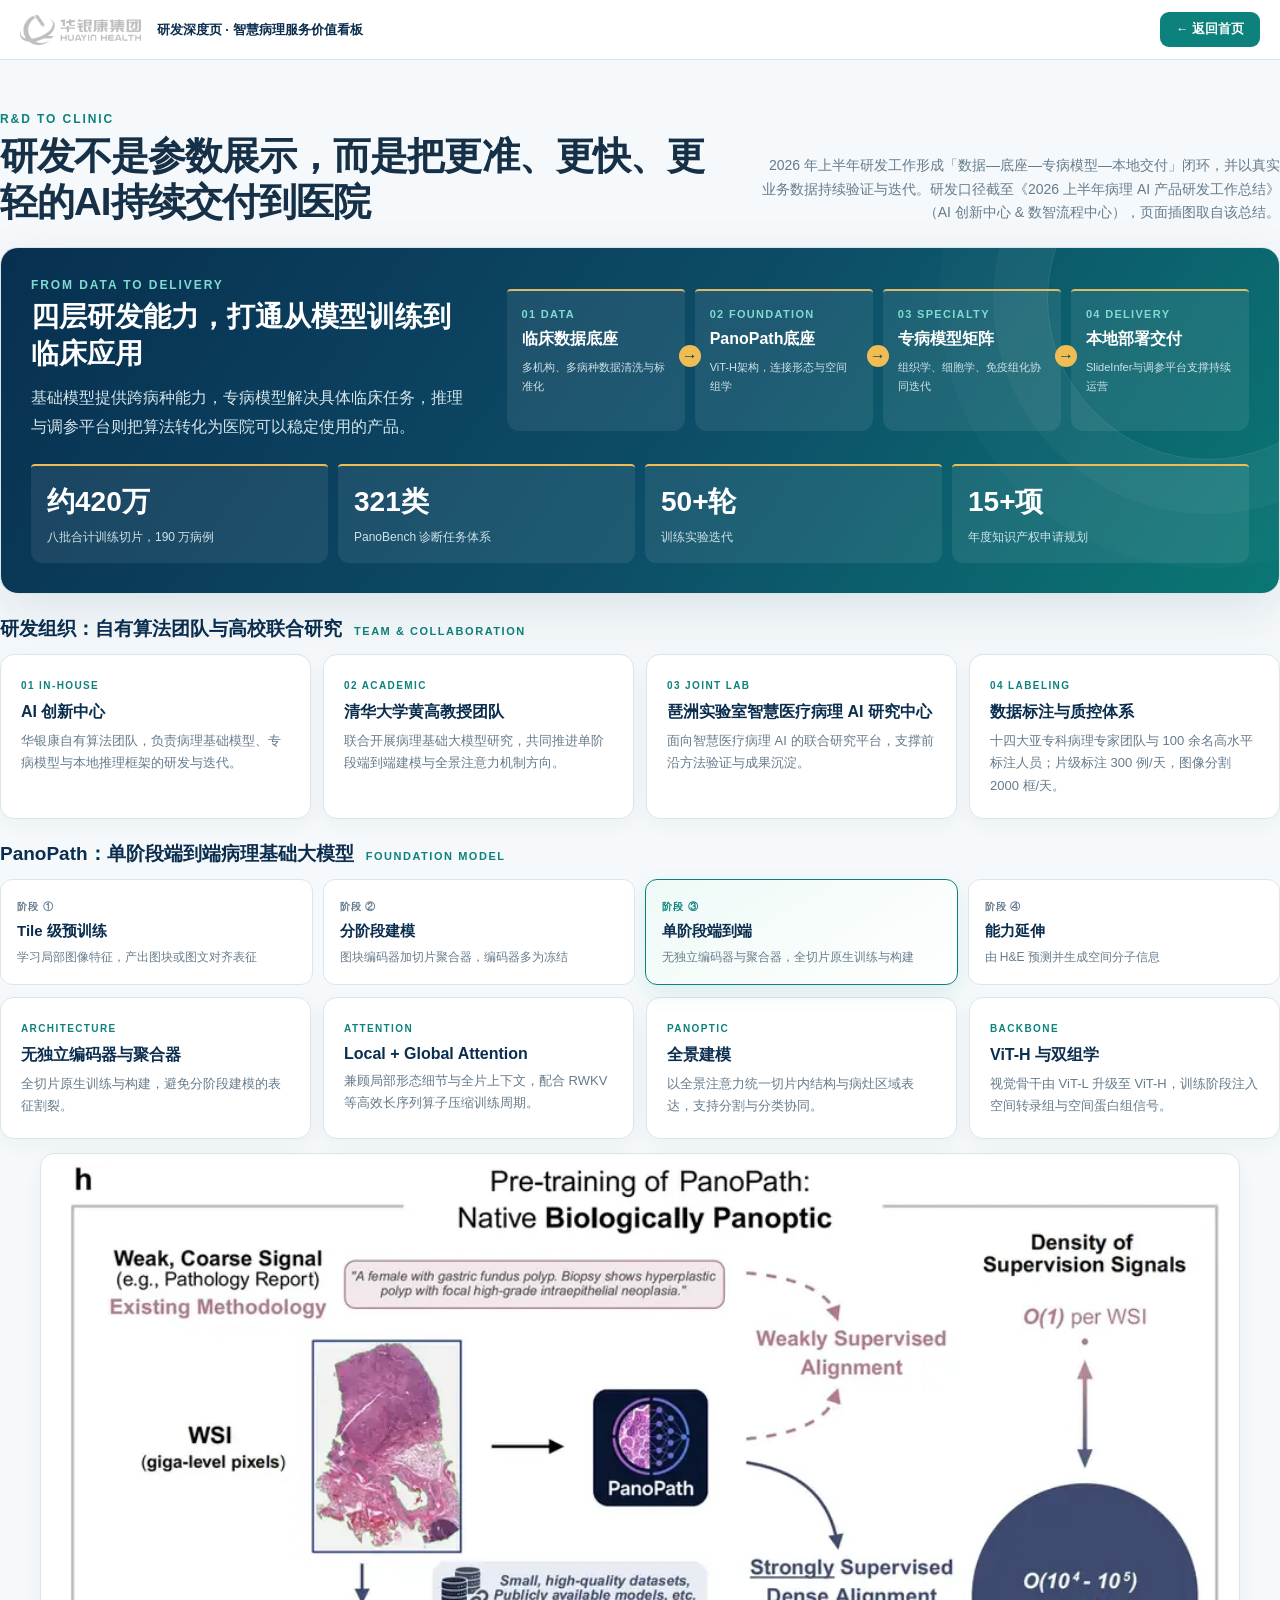
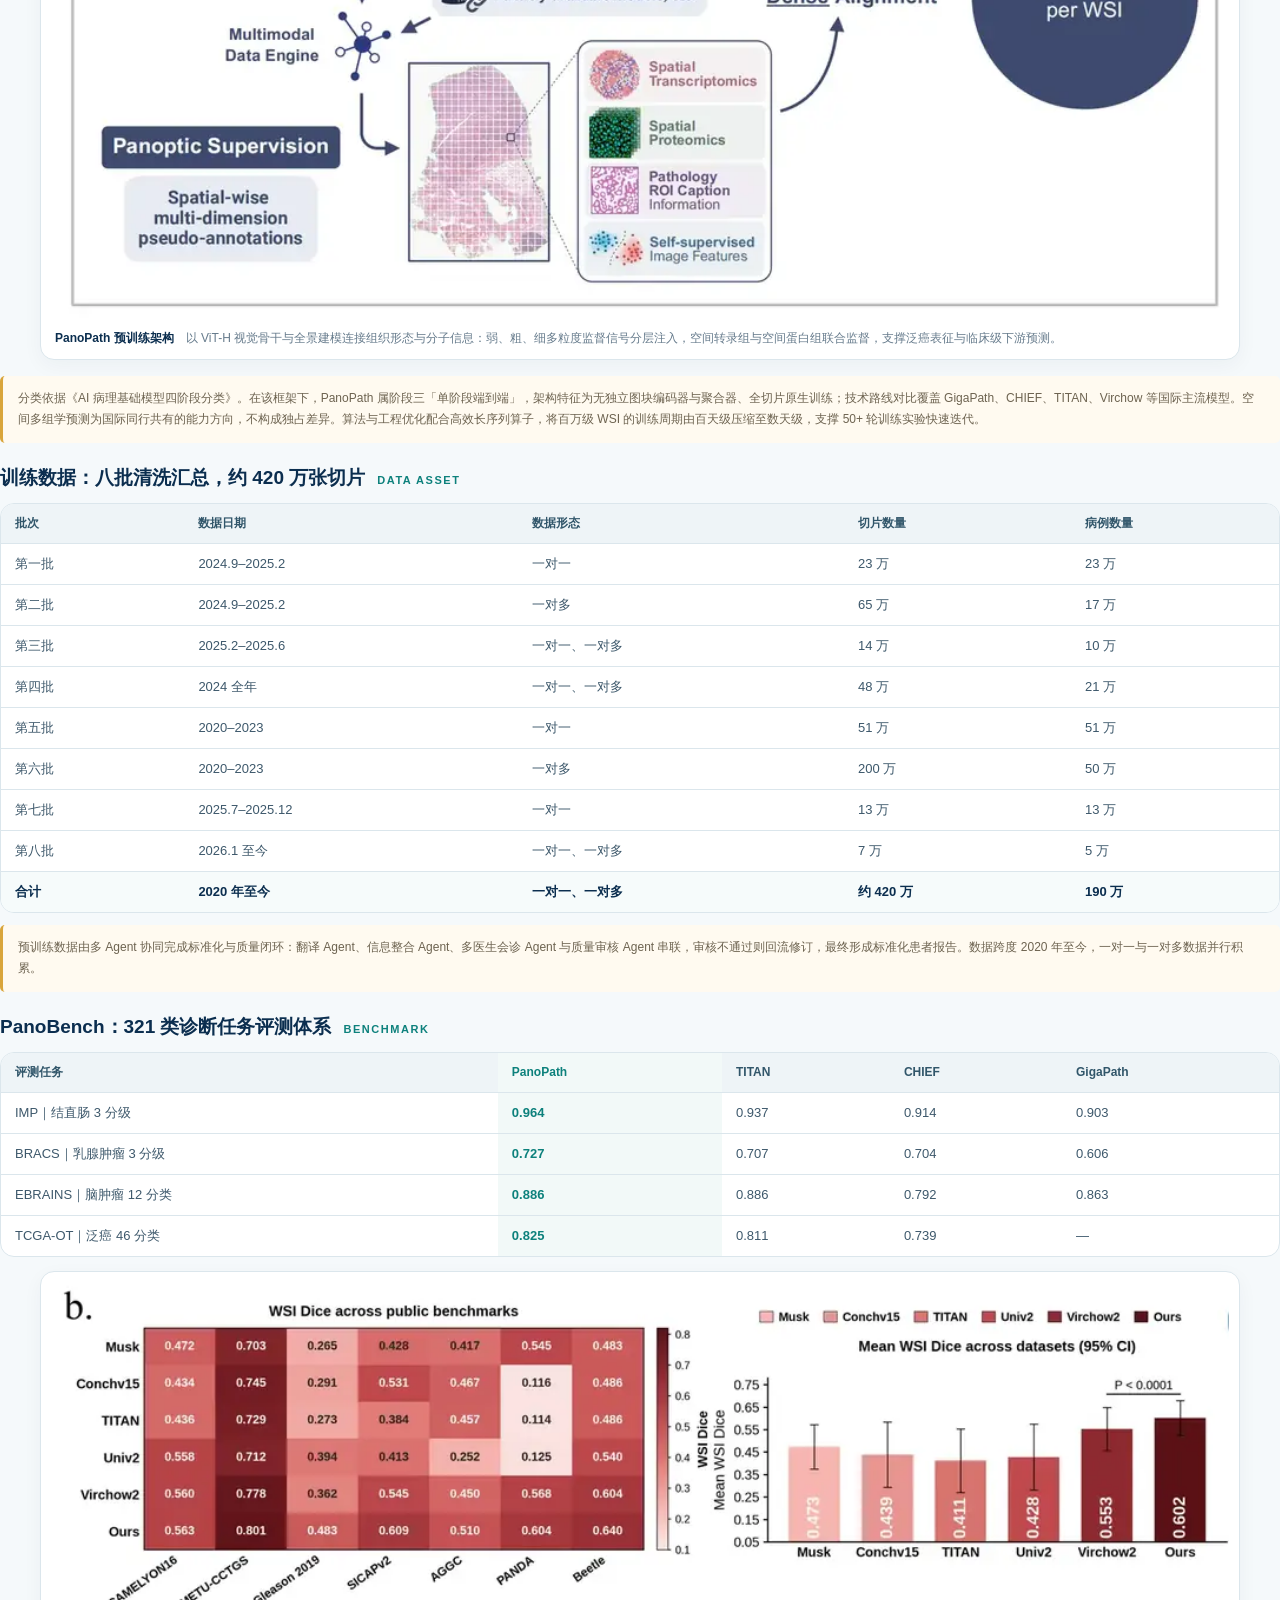
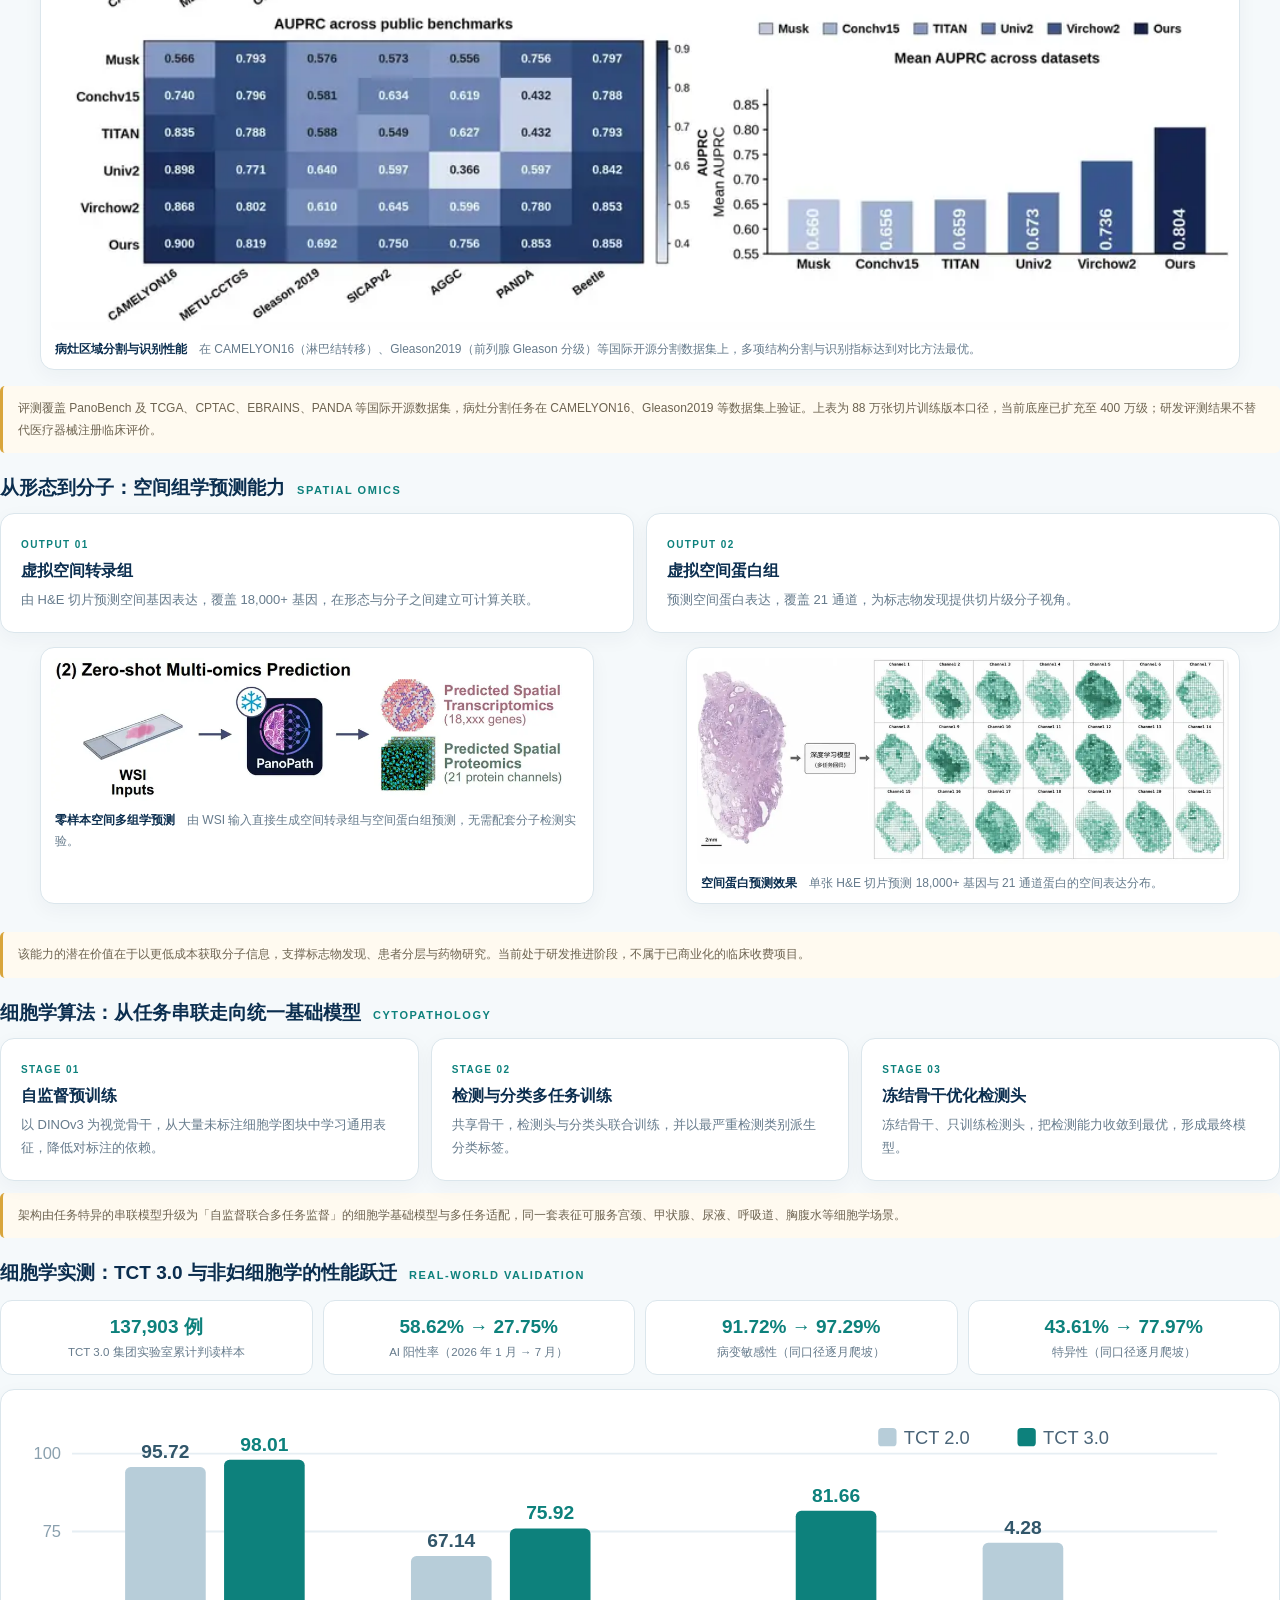
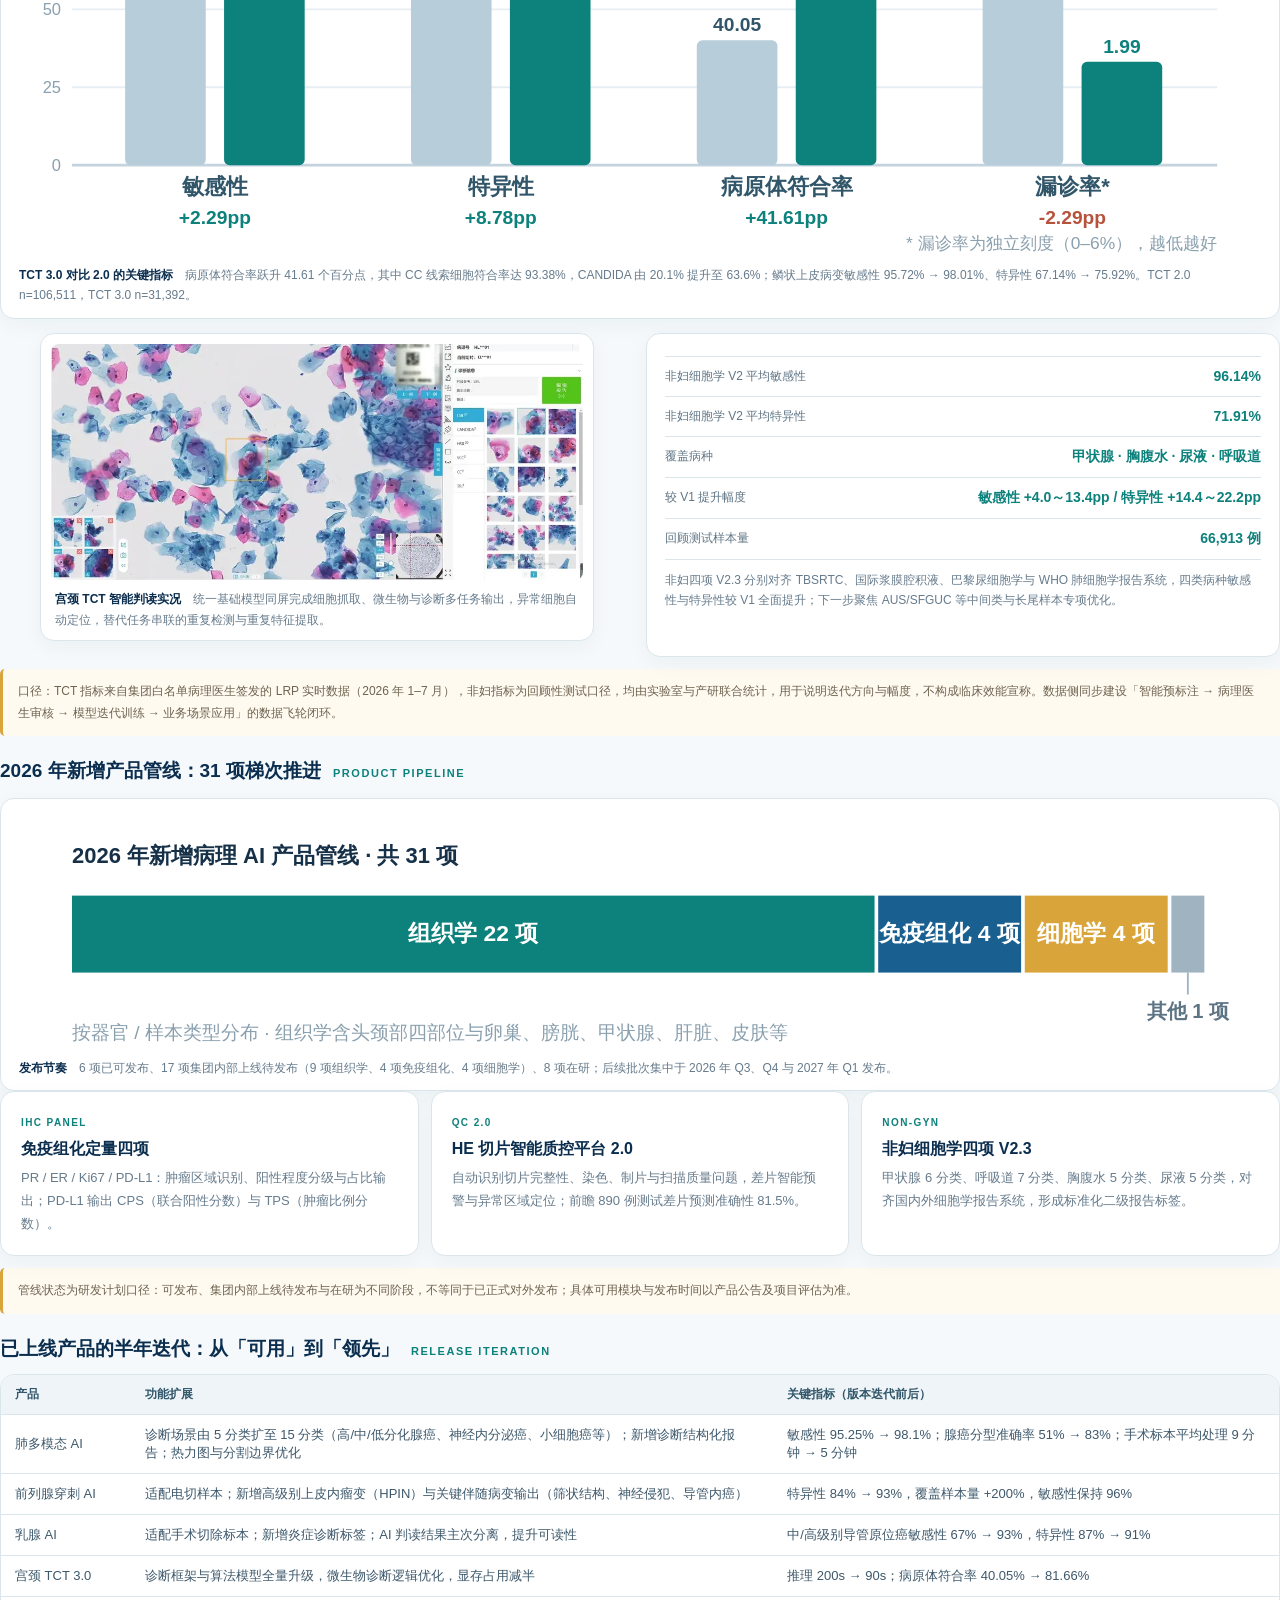
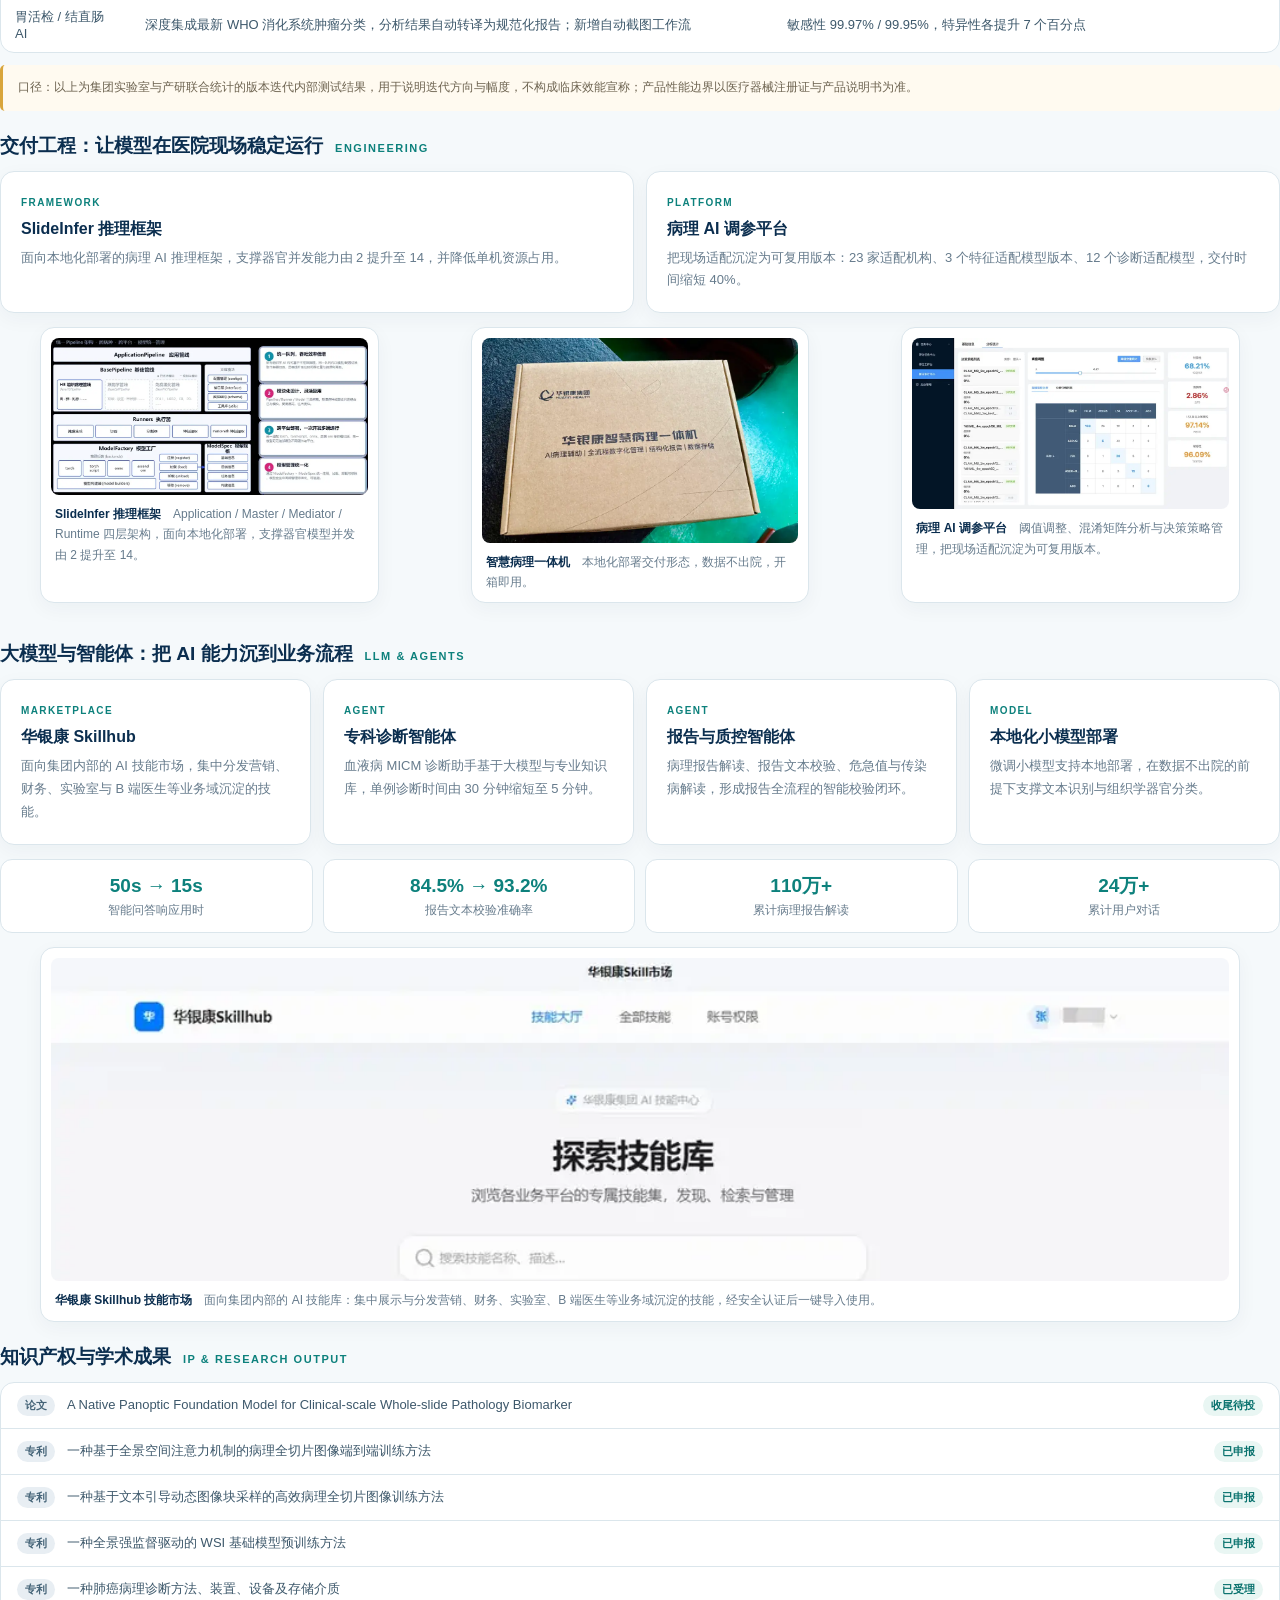
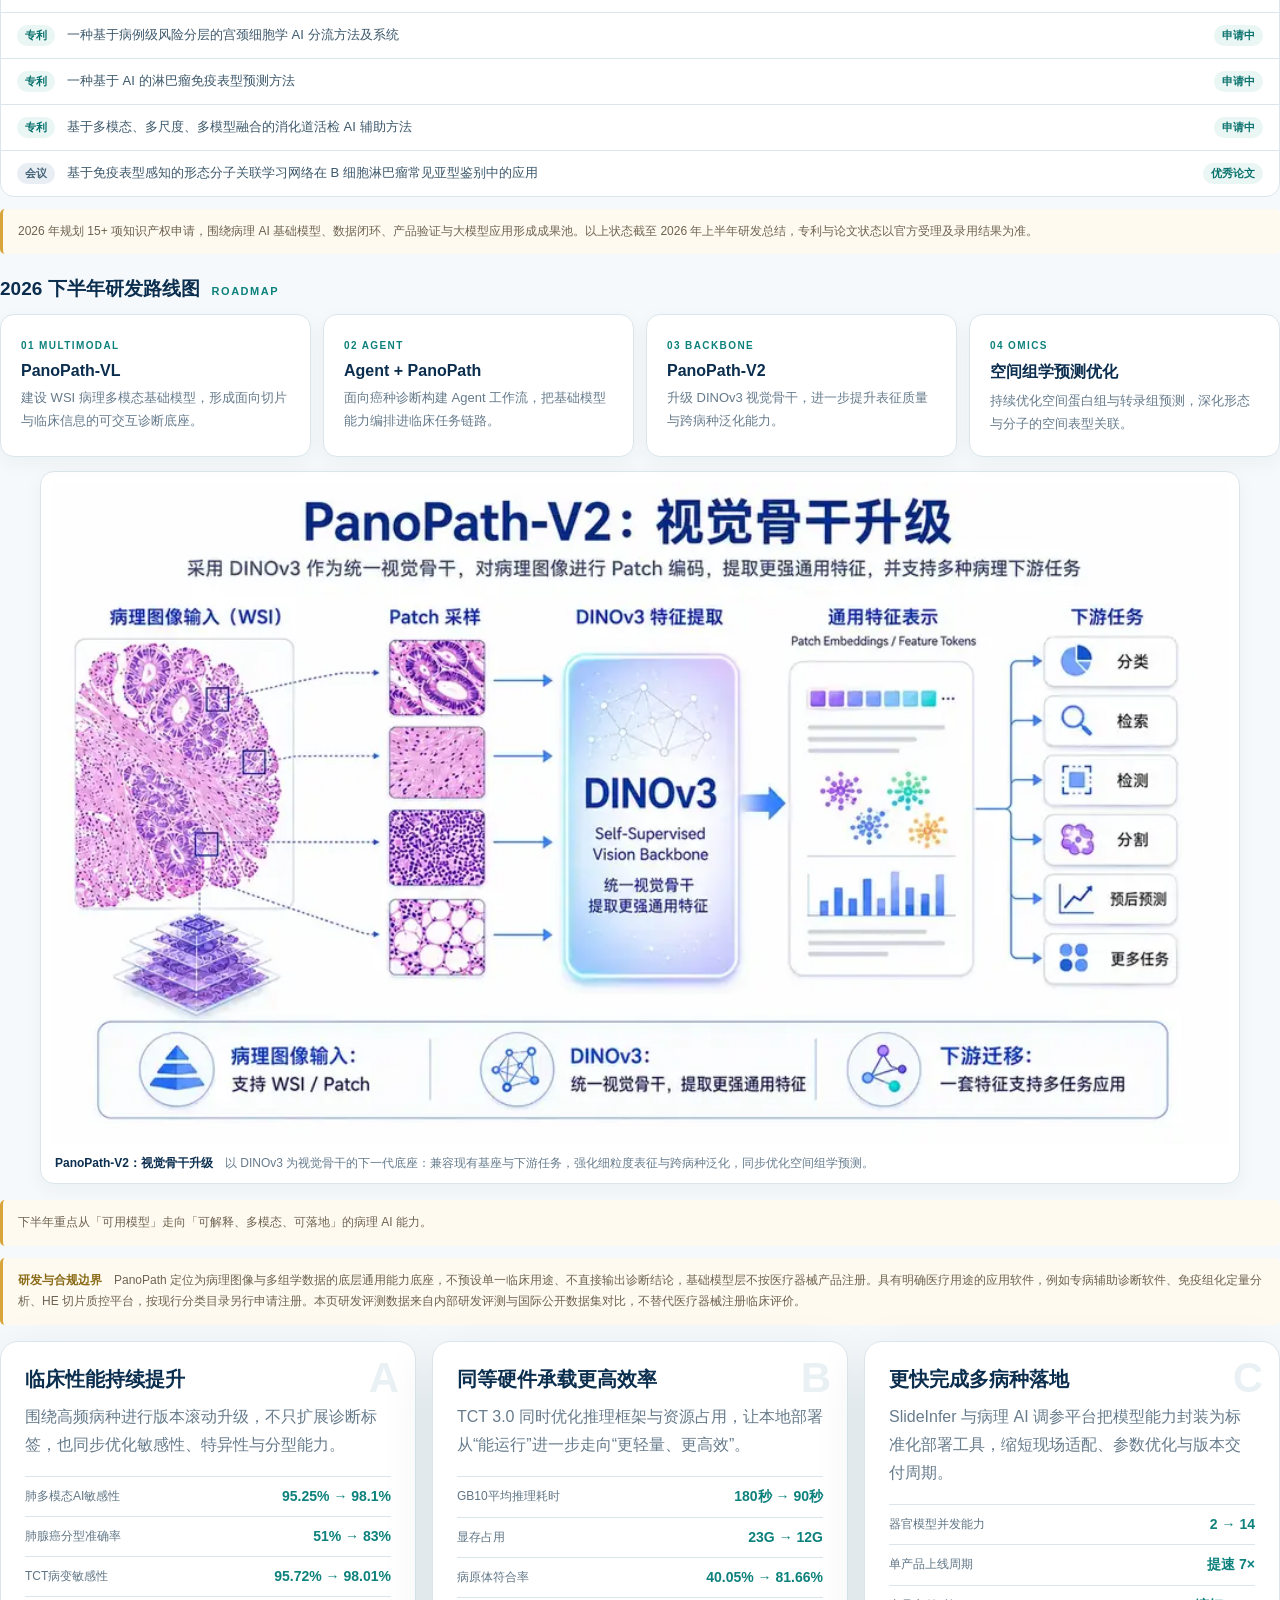
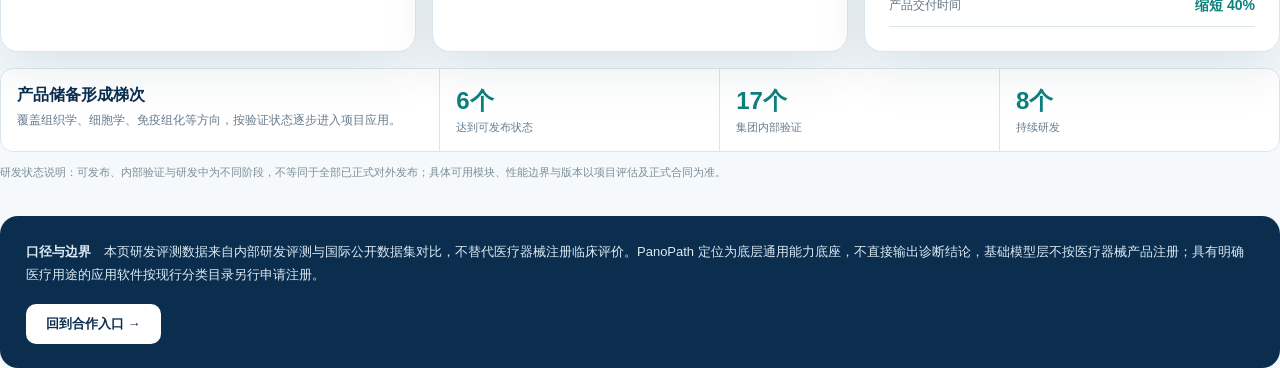
<file: bi/rnd.html>
<!doctype html>
<html lang="zh-CN">
<head>
<meta charset="utf-8">
<meta name="viewport" content="width=device-width,initial-scale=1,viewport-fit=cover">
<meta name="format-detection" content="telephone=no">
<title>研发深度页｜华银康智慧病理服务</title>
<meta name="description" content="华银康智慧病理研发深度页：PanoPath 单阶段端到端病理基础大模型、八批约 420 万张切片训练数据、PanoBench 321 类诊断任务评测体系、空间组学预测、细胞学基础模型与 2026 下半年路线图。">
<meta name="robots" content="noindex,follow">
<link rel="icon" href="data:image/svg+xml,%3Csvg xmlns='http://www.w3.org/2000/svg' viewBox='0 0 64 64'%3E%3Crect width='64' height='64' rx='14' fill='%230d817c'/%3E%3Ctext x='32' y='45' font-family='PingFang SC,Microsoft YaHei,sans-serif' font-size='36' font-weight='700' fill='%23fff' text-anchor='middle'%3E华%3C/text%3E%3C/svg%3E">
<style>
:root{--navy:#0b2e4f;--blue:#195f8f;--teal:#0d817c;--mint:#e9f6f3;--gold:#d9a53b;--ink:#153047;--muted:#667b8c;--line:#dbe6ec;--paper:#f5f9fb;--white:#fff;--shadow:0 18px 52px rgba(10,48,79,.10)}
*{box-sizing:border-box}html{scroll-behavior:smooth}body{margin:0;background:var(--paper);color:var(--ink);font-family:"PingFang SC","Microsoft YaHei","Noto Sans CJK SC",sans-serif;-webkit-font-smoothing:antialiased}button{font:inherit}a{color:inherit;text-decoration:none}
.shell{max-width:1440px;margin:auto;padding:0 28px 72px}.hero{position:relative;overflow:hidden;background:linear-gradient(118deg,#082a49 0%,#124d71 58%,#0b7774 100%);color:#fff;padding:28px 0 34px;border-bottom:4px solid var(--gold)}.hero:before{content:"";position:absolute;inset:-60% -15% auto 48%;height:600px;background:radial-gradient(circle,rgba(93,221,205,.24),transparent 62%)}.hero:after{content:"";position:absolute;right:4%;top:20%;width:310px;height:310px;border:1px solid rgba(255,255,255,.14);border-radius:50%;box-shadow:0 0 0 48px rgba(255,255,255,.035),0 0 0 98px rgba(255,255,255,.02)}
.hero-inner{position:relative;z-index:1;max-width:1440px;margin:auto;padding:0 28px}.brand-row{display:flex;align-items:center;justify-content:space-between;gap:20px}.logo{width:192px;height:auto}.badge{border:1px solid rgba(255,255,255,.35);background:rgba(255,255,255,.09);padding:8px 13px;border-radius:999px;font-size:13px;letter-spacing:.08em}.eyebrow{margin:52px 0 13px;color:#88ddd3;font-size:14px;font-weight:700;letter-spacing:.16em}.hero h1{font-size:clamp(34px,4.6vw,68px);line-height:1.08;letter-spacing:-.035em;margin:0;max-width:1040px}.hero h1 span{color:#f3c561}.hero-copy{max-width:850px;margin:22px 0 0;font-size:18px;line-height:1.8;color:#d9e9f0}.hero-foot{display:flex;gap:18px;align-items:center;margin-top:28px}.primary{display:inline-flex;padding:12px 19px;background:#fff;color:var(--navy);border-radius:9px;font-weight:700}.date{font-size:13px;color:#bcd2de}
.jump{position:sticky;top:0;z-index:20;background:rgba(245,249,251,.92);backdrop-filter:blur(14px);border-bottom:1px solid var(--line)}.jump-inner{max-width:1440px;margin:auto;padding:10px 28px;display:flex;gap:8px;overflow:auto}.jump a{white-space:nowrap;padding:8px 13px;border-radius:8px;color:#4d687b;font-size:13px}.jump a:hover{background:#e5f2f2;color:#0c6c69}
.section{padding-top:52px}.section-head{display:flex;align-items:flex-end;justify-content:space-between;gap:24px;margin-bottom:22px}.kicker{font-size:12px;color:var(--teal);font-weight:800;letter-spacing:.16em}.section h2{font-size:clamp(26px,3vw,40px);line-height:1.2;margin:7px 0 0;letter-spacing:-.025em}.section-note{max-width:520px;color:var(--muted);line-height:1.7;font-size:14px;text-align:right}.cards{display:grid;grid-template-columns:repeat(5,1fr);gap:14px}.metric{background:#fff;border:1px solid var(--line);border-radius:16px;padding:22px;box-shadow:0 8px 26px rgba(14,52,79,.05);position:relative;overflow:hidden}.metric:before{content:"";position:absolute;left:0;top:0;width:100%;height:3px;background:linear-gradient(90deg,var(--teal),var(--gold))}.metric strong{display:block;color:var(--navy);font-size:36px;line-height:1;font-family:Arial,sans-serif}.metric span{display:block;margin-top:11px;font-weight:700}.metric small{display:block;margin-top:8px;color:var(--muted);line-height:1.6}
.map-grid{display:grid;grid-template-columns:minmax(0,1.55fr) minmax(280px,.65fr);gap:16px}.panel{background:#fff;border:1px solid var(--line);border-radius:18px;box-shadow:var(--shadow)}.map-wrap{padding:18px;min-height:560px;position:relative;overflow:hidden;background:radial-gradient(circle at 24% 18%,rgba(53,155,179,.13),transparent 28%),linear-gradient(145deg,#fbfdff,#eef6f8)}.map-wrap:after{content:"";position:absolute;inset:18px;border:1px solid rgba(19,85,112,.08);border-radius:13px;pointer-events:none}#map{display:block;width:100%;height:500px;position:relative;z-index:1}.province{stroke:#fff;stroke-width:1.05;cursor:pointer;transition:fill .2s,opacity .2s,stroke-width .2s;vector-effect:non-scaling-stroke}.province:hover,.province.active{stroke:#d49a2f;stroke-width:2.2;filter:drop-shadow(0 5px 7px rgba(12,74,98,.18))}.province.dim{opacity:.32}.province-label{font-size:10px;font-weight:700;fill:#315b70;text-anchor:middle;pointer-events:none;paint-order:stroke;stroke:rgba(255,255,255,.9);stroke-width:2.4px;stroke-linejoin:round}.province-label.zero{fill:#8ba0aa;font-weight:500}.coverage-dot{fill:#f2bf57;stroke:#fff;stroke-width:2;pointer-events:none;filter:drop-shadow(0 2px 3px rgba(7,59,78,.28))}.coverage-ring{fill:none;stroke:#e7aa32;stroke-width:1.5;opacity:.72;pointer-events:none;transform-box:fill-box;transform-origin:center;animation:pulse 2.1s ease-out infinite}@keyframes pulse{0%{transform:scale(.65);opacity:.85}100%{transform:scale(1.75);opacity:0}}.map-caption{position:absolute;left:28px;top:26px;z-index:3;max-width:260px;padding:10px 12px;border-left:3px solid var(--gold);background:rgba(8,45,76,.92);color:#fff;border-radius:5px;box-shadow:0 12px 28px rgba(8,45,76,.18);font-size:12px;line-height:1.55}.map-caption b{color:#f3c561}.map-legend{position:absolute;left:28px;bottom:25px;z-index:3;display:flex;align-items:center;gap:8px;padding:8px 10px;background:rgba(255,255,255,.94);border:1px solid #d8e5e9;border-radius:8px;box-shadow:0 8px 22px rgba(10,48,79,.10);font-size:12px;color:var(--muted)}.swatch{width:86px;height:9px;border-radius:9px;background:linear-gradient(90deg,#e5eef2,#74bbb5,#0b6b6c)}.map-tooltip{position:fixed;z-index:50;pointer-events:none;opacity:0;transform:translate(12px,12px);transition:opacity .12s;background:#082f4e;color:#fff;border-left:3px solid var(--gold);padding:10px 12px;min-width:150px;box-shadow:0 14px 34px rgba(0,0,0,.2);font-size:12px;line-height:1.55}.map-tooltip b{display:block;font-size:15px;color:#f3c561}
.province-info{padding:25px;display:flex;flex-direction:column}.province-info .label{font-size:12px;color:var(--teal);font-weight:800;letter-spacing:.12em}.province-info h3{margin:8px 0 3px;font-size:30px}.province-info p{color:var(--muted);line-height:1.7;margin:8px 0 20px}.split{display:grid;grid-template-columns:repeat(3,1fr);border:1px solid var(--line);border-radius:12px;overflow:hidden}.split div{padding:15px 12px}.split div+div{border-left:1px solid var(--line)}.split b{display:block;font-size:24px;color:var(--navy)}.split small{color:var(--muted);font-size:11px}.stage-word{font-size:16px!important;line-height:1.55!important}.ranking{margin-top:22px}.rank-row{display:grid;grid-template-columns:50px 1fr 32px;align-items:center;gap:10px;margin:12px 0;font-size:13px}.bar{height:8px;background:#eaf1f4;border-radius:8px;overflow:hidden}.bar i{display:block;height:100%;background:linear-gradient(90deg,#17698e,#0c827c);border-radius:8px}
.value-grid{display:grid;grid-template-columns:repeat(3,1fr);gap:16px}.value-card{padding:26px}.num{width:38px;height:38px;border-radius:10px;display:grid;place-items:center;background:var(--navy);color:#fff;font:700 14px Arial}.value-card h3{font-size:21px;margin:18px 0 9px}.value-card p{color:var(--muted);line-height:1.8;margin:0}.value-card b{color:var(--teal)}
.table-wrap{overflow:auto}.packages{width:100%;border-collapse:separate;border-spacing:0;background:#fff;border:1px solid var(--line);border-radius:18px;overflow:hidden;box-shadow:var(--shadow);min-width:850px}.packages th,.packages td{text-align:left;padding:17px 18px;border-bottom:1px solid var(--line);vertical-align:top}.packages th{background:#0e385a;color:#fff;font-size:13px}.packages td:first-child{font-weight:800;color:var(--navy)}
.packages th small{display:block;font-weight:400;opacity:.72;font-size:11px;margin-top:6px;line-height:1.5}
.packages tr.pk-item td{background:#f4f8fb}.packages tr:last-child td{border-bottom:0}.price{font:700 22px Arial;color:var(--teal)}.tag{display:inline-block;padding:4px 8px;border-radius:999px;background:var(--mint);color:#08716d;font-size:12px;font-weight:700}.sub{display:block;color:var(--muted);font-size:12px;line-height:1.6;margin-top:5px}
.proof-grid{display:grid;grid-template-columns:repeat(2,1fr);gap:16px}.proof{padding:26px;display:grid;grid-template-columns:1fr auto;gap:18px;min-height:190px}.proof h3{margin:0 0 9px;font-size:21px}.proof p{margin:0;color:var(--muted);line-height:1.75}.proof-stat{text-align:right}.proof-stat b{display:block;font:700 31px Arial;color:var(--teal)}.proof-stat small{color:var(--muted)}
.rnd-stage{overflow:hidden;background:linear-gradient(125deg,#082f50 0%,#0d4d68 54%,#0a7773 100%);color:#fff;padding:30px;position:relative}.rnd-stage:after{content:"";position:absolute;right:-90px;top:-110px;width:320px;height:320px;border:1px solid rgba(255,255,255,.12);border-radius:50%;box-shadow:0 0 0 54px rgba(255,255,255,.035),0 0 0 108px rgba(255,255,255,.02)}.rnd-top{position:relative;z-index:1;display:grid;grid-template-columns:.75fr 1.25fr;gap:30px;align-items:center}.rnd-stage h3{font-size:28px;line-height:1.3;margin:7px 0 12px}.rnd-stage p{color:#d3e6ec;line-height:1.8;margin:0}.rnd-pipeline{display:grid;grid-template-columns:repeat(4,1fr);gap:10px}.pipe-step{position:relative;min-height:142px;padding:17px 15px;border-top:2px solid rgba(243,197,97,.9);background:rgba(255,255,255,.08);border-radius:4px 4px 12px 12px}.pipe-step:not(:last-child):after{content:"→";position:absolute;right:-16px;top:54px;z-index:2;width:22px;height:22px;border-radius:50%;display:grid;place-items:center;background:#f0bd54;color:#173c55;font-weight:900}.pipe-step i{display:block;font:700 11px Arial;color:#7fdbd1;font-style:normal;letter-spacing:.12em}.pipe-step b{display:block;margin:9px 0 7px;color:#fff;font-size:16px}.pipe-step span{font-size:11px;line-height:1.65;color:#cfe2e8}.rnd-kpis{position:relative;z-index:1;display:grid;grid-template-columns:repeat(4,1fr);gap:10px;margin-top:22px}.rnd-kpi{padding:17px 16px;border-top:2px solid #f0bd54;background:rgba(255,255,255,.075);border-radius:4px 4px 11px 11px}.rnd-kpi strong{display:block;font:700 28px Arial;color:#fff}.rnd-kpi span{display:block;margin-top:7px;font-size:12px;line-height:1.5;color:#cfe2e8}.rnd-grid{display:grid;grid-template-columns:repeat(3,1fr);gap:16px;margin-top:16px}.rnd-card{padding:24px;position:relative;overflow:hidden}.rnd-card:before{content:attr(data-index);position:absolute;right:16px;top:12px;font:700 42px Arial;color:#eaf1f4}.rnd-card h3{position:relative;margin:0 0 10px;font-size:20px;color:var(--navy)}.rnd-card p{position:relative;margin:0;color:var(--muted);line-height:1.75}.result-list{position:relative;margin-top:17px;border-top:1px solid var(--line)}.result-row{display:grid;grid-template-columns:1fr auto;gap:10px;padding:11px 0;border-bottom:1px solid var(--line);align-items:center}.result-row span{font-size:12px;color:#5f7585}.result-row b{font:700 14px Arial;color:var(--teal)}.rnd-reserve{margin-top:16px;display:grid;grid-template-columns:1.1fr repeat(3,.7fr);align-items:center;gap:1px;overflow:hidden;border:1px solid var(--line);border-radius:13px;background:var(--line)}.reserve-title,.reserve-item{height:100%;padding:16px;background:#fff}.reserve-title b{display:block;color:var(--navy)}.reserve-title span{display:block;margin-top:5px;color:var(--muted);font-size:12px;line-height:1.5}.reserve-item strong{display:block;font:700 24px Arial;color:var(--teal)}.reserve-item span{font-size:11px;color:var(--muted)}.status-note{margin-top:11px;color:#7b8e99;font-size:11px;line-height:1.7}
.cta{margin-top:56px;background:linear-gradient(120deg,#0a2d4d,#0b7371);color:#fff;border-radius:22px;padding:38px;display:grid;grid-template-columns:1.25fr .75fr;gap:32px;box-shadow:0 22px 60px rgba(8,47,73,.18)}.cta h2{margin:7px 0 15px}.cta p{color:#d2e5eb;line-height:1.8}.steps{display:grid;gap:10px}.step{border:1px solid rgba(255,255,255,.2);background:rgba(255,255,255,.07);padding:14px 16px;border-radius:11px}.step b{color:#f3c561;margin-right:9px}.contact{margin-top:20px;font-size:13px;color:#d2e5eb;line-height:1.8}.contact strong{color:#fff}.sources{margin-top:28px;color:#718493;font-size:11px;line-height:1.8}.footer{padding-top:26px;text-align:center;color:#78909f;font-size:12px}
@media(max-width:980px){.cards{grid-template-columns:repeat(2,1fr)}.map-grid,.cta,.rnd-top{grid-template-columns:1fr}.map-wrap{min-height:460px}#map{height:420px}.value-grid{grid-template-columns:1fr}.proof-grid{grid-template-columns:1fr}.rnd-grid{grid-template-columns:1fr}.section-head{align-items:flex-start;flex-direction:column}.section-note{text-align:left}.hero:after{display:none}}
@media(max-width:620px){.shell,.hero-inner{padding-left:16px;padding-right:16px}.hero{padding-top:20px}.logo{width:155px}.badge{font-size:11px;padding:6px 9px}.eyebrow{margin-top:39px}.hero h1{font-size:36px}.hero-copy{font-size:15px}.hero-foot{align-items:flex-start;flex-direction:column}.jump-inner{padding-left:12px;padding-right:12px}.section{padding-top:38px}.cards{grid-template-columns:1fr 1fr;gap:10px}.metric{padding:17px 14px}.metric strong{font-size:29px}.metric span{font-size:14px}.metric small{font-size:11px}.map-wrap{padding:4px;min-height:375px}#map{height:360px}.map-caption{left:12px;top:12px;max-width:205px;font-size:10px;padding:7px 9px}.map-legend{left:10px;right:10px;bottom:9px;justify-content:center;font-size:10px;padding:7px}.province-label{font-size:8px;stroke-width:2px}.map-tooltip{display:none}.province-info{padding:20px}.value-card,.proof{padding:20px}.proof{grid-template-columns:1fr}.proof-stat{text-align:left}.rnd-stage{padding:22px 18px}.rnd-pipeline{grid-template-columns:1fr 1fr}.pipe-step:not(:last-child):after{display:none}.rnd-kpis{grid-template-columns:1fr 1fr}.rnd-kpi strong{font-size:24px}.rnd-card{padding:20px}.rnd-reserve{grid-template-columns:1fr 1fr}.reserve-title{grid-column:1/-1}.cta{padding:25px 20px;border-radius:16px}.sources{font-size:10px}.section h2{font-size:28px}}
.map-caption{pointer-events:none}
.client-panel{margin-top:16px;overflow:hidden}.client-head{padding:22px 24px 18px;border-bottom:1px solid var(--line);display:flex;align-items:flex-end;justify-content:space-between;gap:20px;background:linear-gradient(90deg,#fff,#f7fbfc)}.client-head h3{margin:5px 0 0;font-size:26px;color:var(--navy)}.client-summary{display:flex;gap:8px;flex-wrap:wrap;justify-content:flex-end}.client-summary span{padding:7px 10px;border-radius:999px;background:#eef5f7;color:#31566a;font-size:12px;font-weight:700}.client-summary .three-a{background:#fff2d4;color:#8a5b00}.client-summary .analysis{background:#e5f5f1;color:#08716d}.client-tools{padding:12px 24px;display:flex;gap:8px;align-items:center;border-bottom:1px solid var(--line);overflow:auto}.client-filter{border:1px solid #cfdee4;background:#fff;color:#496777;border-radius:8px;padding:8px 12px;white-space:nowrap;cursor:pointer}.client-filter.active{background:var(--navy);border-color:var(--navy);color:#fff}.client-grid{padding:18px 24px 24px;display:grid;grid-template-columns:repeat(4,minmax(0,1fr));gap:10px}.client-card{position:relative;min-height:128px;padding:15px;border:1px solid #dce7eb;border-radius:12px;background:#fff;box-shadow:0 5px 16px rgba(12,52,78,.045)}.client-card.three-a{border-color:#dfb657;background:linear-gradient(150deg,#fffdfa,#fff7e4)}.client-card.benchmark:before{content:"标杆";position:absolute;right:10px;top:10px;padding:3px 6px;border-radius:5px;background:#0d817c;color:#fff;font-size:10px;font-weight:700}.client-card h4{margin:0 42px 12px 0;color:#173d58;font-size:15px;line-height:1.45}.client-meta{display:flex;gap:6px;flex-wrap:wrap}.client-tag{padding:4px 7px;border-radius:999px;background:#edf3f6;color:#547080;font-size:11px}.client-tag.signed{background:#e6f4ef;color:#08705a}.client-tag.trial{background:#e9f1fb;color:#2164a4}.client-tag.grade{background:#f3bd49;color:#533800;font-weight:800}.client-tag.rank{background:#0b2e4f;color:#fff;font-weight:800}.client-analysis{margin-top:12px;padding-top:10px;border-top:1px solid rgba(13,129,124,.14);display:flex;justify-content:space-between;align-items:baseline;color:#5f7585;font-size:11px}.client-analysis b{font:700 17px Arial;color:var(--teal)}.client-empty{grid-column:1/-1;padding:26px;text-align:center;color:var(--muted)}.client-more{margin:0 24px 22px;border:0;background:transparent;color:var(--teal);font-weight:700;cursor:pointer}.client-source{padding:0 24px 18px;color:#8496a1;font-size:11px;line-height:1.7}.rank-row{cursor:pointer}.rank-row:hover span{color:var(--teal);font-weight:700}
@media(max-width:980px){.client-grid{grid-template-columns:repeat(2,minmax(0,1fr))}}
@media(max-width:620px){.client-head{padding:18px 16px;align-items:flex-start;flex-direction:column}.client-head h3{font-size:22px}.client-summary{justify-content:flex-start}.client-tools{padding:10px 14px}.client-grid{padding:13px 14px 18px;grid-template-columns:1fr}.client-card{min-height:0}.client-source{padding:0 14px 16px}.client-more{margin-left:14px}}

.rd-block{margin-top:22px}
.rd-h{display:flex;align-items:baseline;gap:12px;flex-wrap:wrap;margin-bottom:12px}
.rd-h b{font-size:19px;color:var(--navy)}
.rd-h span{font-size:11px;letter-spacing:.14em;color:var(--teal);font-weight:800}
.rd-2{display:grid;grid-template-columns:repeat(2,1fr);gap:12px}
.rd-3{display:grid;grid-template-columns:repeat(3,1fr);gap:12px}
.rd-4{display:grid;grid-template-columns:repeat(4,1fr);gap:12px}
.rd-card{padding:20px;border:1px solid var(--line);border-radius:14px;background:#fff;box-shadow:0 6px 20px rgba(12,52,78,.045)}
.rd-card i{font:700 10px Arial;color:var(--teal);font-style:normal;letter-spacing:.14em}
.rd-card b{display:block;margin:9px 0 7px;font-size:16px;color:var(--navy)}
.rd-card p{margin:0;color:var(--muted);font-size:13px;line-height:1.75}
.rd-flow{display:grid;grid-template-columns:repeat(4,1fr);gap:10px}
.rd-step{position:relative;padding:16px;border:1px solid var(--line);border-radius:12px;background:#fff}
.rd-step.on{border-color:#0d817c;background:linear-gradient(150deg,#eefaf7,#fff);box-shadow:0 8px 22px rgba(13,129,124,.10)}
.rd-step i{font:700 10px Arial;color:var(--muted);font-style:normal;letter-spacing:.1em}
.rd-step.on i{color:var(--teal)}
.rd-step b{display:block;margin:8px 0 6px;font-size:15px;color:var(--navy)}
.rd-step span{font-size:12px;line-height:1.65;color:var(--muted)}
.rd-table{width:100%;border-collapse:separate;border-spacing:0;background:#fff;border:1px solid var(--line);border-radius:14px;overflow:hidden;min-width:620px}
.rd-table th{background:#eef4f7;color:#31566a;font-size:12px;text-align:left;padding:11px 14px;border-bottom:1px solid var(--line);font-weight:700}
.rd-table td{padding:11px 14px;border-bottom:1px solid var(--line);font-size:13px;color:#3d586b}
.rd-table tr:last-child td{border-bottom:0}
.rd-table td.hl,.rd-table th.hl{color:var(--teal);font-weight:800;background:rgba(13,129,124,.05)}
.rd-table tr.sum td{background:#f6fbfb;font-weight:700;color:var(--navy)}
.rd-note{margin-top:12px;padding:12px 15px;border-left:3px solid var(--gold);background:#fffaf0;border-radius:5px;font-size:12px;line-height:1.8;color:#6d6350}.rd-fig{margin-top:14px;border:1px solid var(--line);border-radius:14px;background:#fff;padding:10px;box-shadow:0 6px 20px rgba(12,52,78,.045)}.rd-fig img{display:block;width:100%;height:auto;border-radius:8px}.rd-fig figcaption{margin-top:9px;padding:0 4px;font-size:12px;color:var(--muted);line-height:1.7}.rd-fig figcaption b{color:var(--navy)}.rd-figrow{display:grid;gap:12px;margin-top:14px}.rd-figrow.c2{grid-template-columns:1fr 1fr}.rd-figrow.c3{grid-template-columns:repeat(3,1fr)}.rd-figrow .rd-fig{margin-top:0}.rd-chart{margin-top:14px;border:1px solid var(--line);border-radius:14px;background:#fff;padding:16px 16px 12px;box-shadow:0 6px 20px rgba(12,52,78,.045)}.rd-chart svg{display:block;width:100%;height:auto}.rd-chart .cap{margin-top:8px;padding:0 2px;font-size:12px;color:var(--muted);line-height:1.7}.rd-chart .cap b{color:var(--navy)}.rd-kpirow{display:grid;grid-template-columns:repeat(4,1fr);gap:10px;margin-top:14px}.rd-kpirow>div{padding:13px 10px;border:1px solid var(--line);border-radius:12px;background:#fff;text-align:center}.rd-kpirow strong{display:block;font-size:19px;color:var(--teal);line-height:1.35}.rd-kpirow span{display:block;margin-top:4px;font-size:11.5px;color:var(--muted);line-height:1.5}
.rd-note b{color:#8a6b17}
.rd-patent{list-style:none;margin:0;padding:0;border:1px solid var(--line);border-radius:14px;background:#fff;overflow:hidden}
.rd-patent li{display:grid;grid-template-columns:auto 1fr auto;gap:12px;align-items:baseline;padding:12px 16px;border-bottom:1px solid var(--line);font-size:13px;color:#3d586b}
.rd-patent li:last-child{border-bottom:0}
.rd-patent .st{font-size:11px;padding:3px 8px;border-radius:999px;background:var(--mint);color:#08716d;font-weight:700;white-space:nowrap}
.rd-patent .st.done{background:#e8eef3;color:#456478}
@media(max-width:980px){.rd-4,.rd-3,.rd-flow{grid-template-columns:repeat(2,1fr)}.rd-2{grid-template-columns:1fr}}
@media(max-width:620px){.rd-4,.rd-3,.rd-flow,.rd-2{grid-template-columns:1fr}.rd-h b{font-size:17px}.rd-patent li{grid-template-columns:1fr;gap:6px}}@media(max-width:980px){.rd-figrow.c3{grid-template-columns:1fr 1fr}.rd-kpirow{grid-template-columns:1fr 1fr}}@media(max-width:620px){.rd-figrow.c2,.rd-figrow.c3{grid-template-columns:1fr}.rd-kpirow{grid-template-columns:1fr 1fr}}

/* 子页专用：顶部返回条与底部回收条 */
.sub-top{position:sticky;top:0;z-index:50;display:flex;align-items:center;gap:16px;
  padding:12px 20px;background:rgba(255,255,255,.94);backdrop-filter:blur(10px);
  border-bottom:1px solid var(--line)}
.sub-top .logo{height:30px;width:auto;display:block}
.sub-top .sub-title{flex:1;min-width:0;font-size:13px;font-weight:700;color:var(--navy);
  white-space:nowrap;overflow:hidden;text-overflow:ellipsis}
.sub-top .sub-back{flex:none;display:inline-block;padding:9px 16px;border-radius:9px;
  background:var(--teal);color:#fff;font-size:12.5px;font-weight:700;text-decoration:none}
.sub-top .sub-back:hover{background:#0a6d69}
.sub-foot{margin:34px 0 0;padding:24px 26px;border-radius:18px;background:var(--navy);color:#dceaf4;
  display:flex;align-items:center;justify-content:space-between;gap:18px;flex-wrap:wrap}
.sub-foot p{margin:0;font-size:13px;line-height:1.8}
.sub-foot a{flex:none;display:inline-block;padding:11px 20px;border-radius:10px;background:#fff;
  color:var(--navy);font-size:13px;font-weight:700;text-decoration:none}
@media(max-width:640px){.sub-top .sub-title{display:none}}
</style>
</head>
<body>
<div class="sub-top">
  <img class="logo" alt="华银康集团" src="[data-uri]">
  <div class="sub-title">研发深度页 · 智慧病理服务价值看板</div>
  <a class="sub-back" href="../index.html">&larr; 返回首页</a>
</div>
<main>
<section class="section" id="rnd"><!--rndv2-->
  <div class="section-head">
    <div><div class="kicker">R&amp;D TO CLINIC</div><h2>研发不是参数展示，而是把更准、更快、更轻的AI持续交付到医院</h2></div>
    <div class="section-note">2026 年上半年研发工作形成「数据—底座—专病模型—本地交付」闭环，并以真实业务数据持续验证与迭代。研发口径截至《2026 上半年病理 AI 产品研发工作总结》（AI 创新中心 & 数智流程中心），页面插图取自该总结。</div>
  </div>

  <div class="panel rnd-stage">
    <div class="rnd-top">
      <div><div class="kicker" style="color:#7fdbd1">FROM DATA TO DELIVERY</div><h3>四层研发能力，打通从模型训练到临床应用</h3><p>基础模型提供跨病种能力，专病模型解决具体临床任务，推理与调参平台则把算法转化为医院可以稳定使用的产品。</p></div>
      <div class="rnd-pipeline">
        <div class="pipe-step"><i>01 DATA</i><b>临床数据底座</b><span>多机构、多病种数据清洗与标准化</span></div>
        <div class="pipe-step"><i>02 FOUNDATION</i><b>PanoPath底座</b><span>ViT-H架构，连接形态与空间组学</span></div>
        <div class="pipe-step"><i>03 SPECIALTY</i><b>专病模型矩阵</b><span>组织学、细胞学、免疫组化协同迭代</span></div>
        <div class="pipe-step"><i>04 DELIVERY</i><b>本地部署交付</b><span>SlideInfer与调参平台支撑持续运营</span></div>
      </div>
    </div>
    <div class="rnd-kpis">
      <div class="rnd-kpi"><strong>约420万</strong><span>八批合计训练切片，190 万病例</span></div>
      <div class="rnd-kpi"><strong>321类</strong><span>PanoBench 诊断任务体系</span></div>
      <div class="rnd-kpi"><strong>50+轮</strong><span>训练实验迭代</span></div>
      <div class="rnd-kpi"><strong>15+项</strong><span>年度知识产权申请规划</span></div>
    </div>
  </div>

  <div class="rd-block">
    <div class="rd-h"><b>研发组织：自有算法团队与高校联合研究</b><span>TEAM &amp; COLLABORATION</span></div>
    <div class="rd-4">
      <div class="rd-card"><i>01 IN-HOUSE</i><b>AI 创新中心</b><p>华银康自有算法团队，负责病理基础模型、专病模型与本地推理框架的研发与迭代。</p></div>
      <div class="rd-card"><i>02 ACADEMIC</i><b>清华大学黄高教授团队</b><p>联合开展病理基础大模型研究，共同推进单阶段端到端建模与全景注意力机制方向。</p></div>
      <div class="rd-card"><i>03 JOINT LAB</i><b>琶洲实验室智慧医疗病理 AI 研究中心</b><p>面向智慧医疗病理 AI 的联合研究平台，支撑前沿方法验证与成果沉淀。</p></div>
      <div class="rd-card"><i>04 LABELING</i><b>数据标注与质控体系</b><p>十四大亚专科病理专家团队与 100 余名高水平标注人员；片级标注 300 例/天，图像分割 2000 框/天。</p></div>
    </div>
  </div>

  <div class="rd-block">
    <div class="rd-h"><b>PanoPath：单阶段端到端病理基础大模型</b><span>FOUNDATION MODEL</span></div>
    <div class="rd-flow">
      <div class="rd-step"><i>阶段 ①</i><b>Tile 级预训练</b><span>学习局部图像特征，产出图块或图文对齐表征</span></div>
      <div class="rd-step"><i>阶段 ②</i><b>分阶段建模</b><span>图块编码器加切片聚合器，编码器多为冻结</span></div>
      <div class="rd-step on"><i>阶段 ③</i><b>单阶段端到端</b><span>无独立编码器与聚合器，全切片原生训练与构建</span></div>
      <div class="rd-step"><i>阶段 ④</i><b>能力延伸</b><span>由 H&amp;E 预测并生成空间分子信息</span></div>
    </div>
    <div class="rd-4" style="margin-top:12px">
      <div class="rd-card"><i>ARCHITECTURE</i><b>无独立编码器与聚合器</b><p>全切片原生训练与构建，避免分阶段建模的表征割裂。</p></div>
      <div class="rd-card"><i>ATTENTION</i><b>Local + Global Attention</b><p>兼顾局部形态细节与全片上下文，配合 RWKV 等高效长序列算子压缩训练周期。</p></div>
      <div class="rd-card"><i>PANOPTIC</i><b>全景建模</b><p>以全景注意力统一切片内结构与病灶区域表达，支持分割与分类协同。</p></div>
      <div class="rd-card"><i>BACKBONE</i><b>ViT-H 与双组学</b><p>视觉骨干由 ViT-L 升级至 ViT-H，训练阶段注入空间转录组与空间蛋白组信号。</p></div>
    </div>
    <figure class="rd-fig"><img src="../assets/a01.webp" alt="PanoPath 预训练架构图" loading="lazy"><figcaption><b>PanoPath 预训练架构</b>　以 ViT-H 视觉骨干与全景建模连接组织形态与分子信息：弱、粗、细多粒度监督信号分层注入，空间转录组与空间蛋白组联合监督，支撑泛癌表征与临床级下游预测。</figcaption></figure><div class="rd-note">分类依据《AI 病理基础模型四阶段分类》。在该框架下，PanoPath 属阶段三「单阶段端到端」，架构特征为无独立图块编码器与聚合器、全切片原生训练；技术路线对比覆盖 GigaPath、CHIEF、TITAN、Virchow 等国际主流模型。空间多组学预测为国际同行共有的能力方向，不构成独占差异。算法与工程优化配合高效长序列算子，将百万级 WSI 的训练周期由百天级压缩至数天级，支撑 50+ 轮训练实验快速迭代。</div>
  </div>

  <div class="rd-block">
    <div class="rd-h"><b>训练数据：八批清洗汇总，约 420 万张切片</b><span>DATA ASSET</span></div>
    <div class="table-wrap"><table class="rd-table">
      <thead><tr><th>批次</th><th>数据日期</th><th>数据形态</th><th>切片数量</th><th>病例数量</th></tr></thead>
      <tbody>
        <tr><td>第一批</td><td>2024.9–2025.2</td><td>一对一</td><td>23 万</td><td>23 万</td></tr>
        <tr><td>第二批</td><td>2024.9–2025.2</td><td>一对多</td><td>65 万</td><td>17 万</td></tr>
        <tr><td>第三批</td><td>2025.2–2025.6</td><td>一对一、一对多</td><td>14 万</td><td>10 万</td></tr>
        <tr><td>第四批</td><td>2024 全年</td><td>一对一、一对多</td><td>48 万</td><td>21 万</td></tr>
        <tr><td>第五批</td><td>2020–2023</td><td>一对一</td><td>51 万</td><td>51 万</td></tr>
        <tr><td>第六批</td><td>2020–2023</td><td>一对多</td><td>200 万</td><td>50 万</td></tr>
        <tr><td>第七批</td><td>2025.7–2025.12</td><td>一对一</td><td>13 万</td><td>13 万</td></tr>
        <tr><td>第八批</td><td>2026.1 至今</td><td>一对一、一对多</td><td>7 万</td><td>5 万</td></tr>
        <tr class="sum"><td>合计</td><td>2020 年至今</td><td>一对一、一对多</td><td>约 420 万</td><td>190 万</td></tr>
      </tbody>
    </table></div>
    <div class="rd-note">预训练数据由多 Agent 协同完成标准化与质量闭环：翻译 Agent、信息整合 Agent、多医生会诊 Agent 与质量审核 Agent 串联，审核不通过则回流修订，最终形成标准化患者报告。数据跨度 2020 年至今，一对一与一对多数据并行积累。</div>
  </div>

  <div class="rd-block">
    <div class="rd-h"><b>PanoBench：321 类诊断任务评测体系</b><span>BENCHMARK</span></div>
    <div class="table-wrap"><table class="rd-table">
      <thead><tr><th>评测任务</th><th class="hl">PanoPath</th><th>TITAN</th><th>CHIEF</th><th>GigaPath</th></tr></thead>
      <tbody>
        <tr><td>IMP｜结直肠 3 分级</td><td class="hl">0.964</td><td>0.937</td><td>0.914</td><td>0.903</td></tr>
        <tr><td>BRACS｜乳腺肿瘤 3 分级</td><td class="hl">0.727</td><td>0.707</td><td>0.704</td><td>0.606</td></tr>
        <tr><td>EBRAINS｜脑肿瘤 12 分类</td><td class="hl">0.886</td><td>0.886</td><td>0.792</td><td>0.863</td></tr>
        <tr><td>TCGA-OT｜泛癌 46 分类</td><td class="hl">0.825</td><td>0.811</td><td>0.739</td><td>—</td></tr>
      </tbody>
    </table></div>
    <figure class="rd-fig"><img src="../assets/a02.webp" alt="病灶分割性能图" loading="lazy"><figcaption><b>病灶区域分割与识别性能</b>　在 CAMELYON16（淋巴结转移）、Gleason2019（前列腺 Gleason 分级）等国际开源分割数据集上，多项结构分割与识别指标达到对比方法最优。</figcaption></figure><div class="rd-note">评测覆盖 PanoBench 及 TCGA、CPTAC、EBRAINS、PANDA 等国际开源数据集，病灶分割任务在 CAMELYON16、Gleason2019 等数据集上验证。上表为 88 万张切片训练版本口径，当前底座已扩充至 400 万级；研发评测结果不替代医疗器械注册临床评价。</div>
  </div>

  <div class="rd-block">
    <div class="rd-h"><b>从形态到分子：空间组学预测能力</b><span>SPATIAL OMICS</span></div>
    <div class="rd-2">
      <div class="rd-card"><i>OUTPUT 01</i><b>虚拟空间转录组</b><p>由 H&amp;E 切片预测空间基因表达，覆盖 18,000+ 基因，在形态与分子之间建立可计算关联。</p></div>
      <div class="rd-card"><i>OUTPUT 02</i><b>虚拟空间蛋白组</b><p>预测空间蛋白表达，覆盖 21 通道，为标志物发现提供切片级分子视角。</p></div>
    </div>
    <div class="rd-figrow c2"><figure class="rd-fig"><img src="../assets/a03.webp" alt="" loading="lazy"><figcaption><b>零样本空间多组学预测</b>　由 WSI 输入直接生成空间转录组与空间蛋白组预测，无需配套分子检测实验。</figcaption></figure><figure class="rd-fig"><img src="../assets/a04.webp" alt="" loading="lazy"><figcaption><b>空间蛋白预测效果</b>　单张 H&amp;E 切片预测 18,000+ 基因与 21 通道蛋白的空间表达分布。</figcaption></figure></div><div class="rd-note">该能力的潜在价值在于以更低成本获取分子信息，支撑标志物发现、患者分层与药物研究。当前处于研发推进阶段，不属于已商业化的临床收费项目。</div>
  </div>

  <div class="rd-block">
    <div class="rd-h"><b>细胞学算法：从任务串联走向统一基础模型</b><span>CYTOPATHOLOGY</span></div>
    <div class="rd-3">
      <div class="rd-card"><i>STAGE 01</i><b>自监督预训练</b><p>以 DINOv3 为视觉骨干，从大量未标注细胞学图块中学习通用表征，降低对标注的依赖。</p></div>
      <div class="rd-card"><i>STAGE 02</i><b>检测与分类多任务训练</b><p>共享骨干，检测头与分类头联合训练，并以最严重检测类别派生分类标签。</p></div>
      <div class="rd-card"><i>STAGE 03</i><b>冻结骨干优化检测头</b><p>冻结骨干、只训练检测头，把检测能力收敛到最优，形成最终模型。</p></div>
    </div>
    <div class="rd-note">架构由任务特异的串联模型升级为「自监督联合多任务监督」的细胞学基础模型与多任务适配，同一套表征可服务宫颈、甲状腺、尿液、呼吸道、胸腹水等细胞学场景。</div>
  </div>

    <div class="rd-block">
    <div class="rd-h"><b>细胞学实测：TCT 3.0 与非妇细胞学的性能跃迁</b><span>REAL-WORLD VALIDATION</span></div>
    <div class="rd-kpirow">
      <div><strong>137,903 例</strong><span>TCT 3.0 集团实验室累计判读样本</span></div>
      <div><strong>58.62% → 27.75%</strong><span>AI 阳性率（2026 年 1 月 → 7 月）</span></div>
      <div><strong>91.72% → 97.29%</strong><span>病变敏感性（同口径逐月爬坡）</span></div>
      <div><strong>43.61% → 77.97%</strong><span>特异性（同口径逐月爬坡）</span></div>
    </div>
    <div class="rd-chart"><svg viewBox="0 0 680 246" xmlns="http://www.w3.org/2000/svg" role="img" aria-label="TCT 3.0 对比 2.0 关键指标"><rect width="680" height="246" fill="#fff"/><line x1="30" y1="196.0" x2="655" y2="196.0" stroke="#e6eef3" stroke-width="1"/><text x="24" y="199.0" font-size="9" fill="#8aa0ae" text-anchor="end">0</text><line x1="30" y1="153.5" x2="655" y2="153.5" stroke="#e6eef3" stroke-width="1"/><text x="24" y="156.5" font-size="9" fill="#8aa0ae" text-anchor="end">25</text><line x1="30" y1="111.0" x2="655" y2="111.0" stroke="#e6eef3" stroke-width="1"/><text x="24" y="114.0" font-size="9" fill="#8aa0ae" text-anchor="end">50</text><line x1="30" y1="68.5" x2="655" y2="68.5" stroke="#e6eef3" stroke-width="1"/><text x="24" y="71.5" font-size="9" fill="#8aa0ae" text-anchor="end">75</text><line x1="30" y1="26.0" x2="655" y2="26.0" stroke="#e6eef3" stroke-width="1"/><text x="24" y="29.0" font-size="9" fill="#8aa0ae" text-anchor="end">100</text><line x1="30" y1="196" x2="655" y2="196" stroke="#c3d4de" stroke-width="1.5"/><rect x="470" y="12" width="10" height="10" rx="2" fill="#b7cdd9"/><text x="484" y="21" font-size="10" fill="#4a6478">TCT 2.0</text><rect x="546" y="12" width="10" height="10" rx="2" fill="#0d817c"/><text x="560" y="21" font-size="10" fill="#4a6478">TCT 3.0</text><rect x="59.0" y="33.3" width="44" height="162.7" rx="3" fill="#b7cdd9"/><rect x="113.0" y="29.4" width="44" height="166.6" rx="3" fill="#0d817c"/><text x="81.0" y="28.3" font-size="10.5" font-weight="700" fill="#31566a" text-anchor="middle">95.72</text><text x="135.0" y="24.4" font-size="10.5" font-weight="700" fill="#0d817c" text-anchor="middle">98.01</text><text x="108" y="212" font-size="12" font-weight="700" fill="#31566a" text-anchor="middle">敏感性</text><text x="108" y="228" font-size="10.5" font-weight="700" fill="#0d817c" text-anchor="middle">+2.29pp</text><rect x="215.0" y="81.9" width="44" height="114.1" rx="3" fill="#b7cdd9"/><rect x="269.0" y="66.9" width="44" height="129.1" rx="3" fill="#0d817c"/><text x="237.0" y="76.9" font-size="10.5" font-weight="700" fill="#31566a" text-anchor="middle">67.14</text><text x="291.0" y="61.9" font-size="10.5" font-weight="700" fill="#0d817c" text-anchor="middle">75.92</text><text x="264" y="212" font-size="12" font-weight="700" fill="#31566a" text-anchor="middle">特异性</text><text x="264" y="228" font-size="10.5" font-weight="700" fill="#0d817c" text-anchor="middle">+8.78pp</text><rect x="371.0" y="127.9" width="44" height="68.1" rx="3" fill="#b7cdd9"/><rect x="425.0" y="57.2" width="44" height="138.8" rx="3" fill="#0d817c"/><text x="393.0" y="122.9" font-size="10.5" font-weight="700" fill="#31566a" text-anchor="middle">40.05</text><text x="447.0" y="52.2" font-size="10.5" font-weight="700" fill="#0d817c" text-anchor="middle">81.66</text><text x="420" y="212" font-size="12" font-weight="700" fill="#31566a" text-anchor="middle">病原体符合率</text><text x="420" y="228" font-size="10.5" font-weight="700" fill="#0d817c" text-anchor="middle">+41.61pp</text><rect x="527.0" y="74.7" width="44" height="121.3" rx="3" fill="#b7cdd9"/><rect x="581.0" y="139.6" width="44" height="56.4" rx="3" fill="#0d817c"/><text x="549.0" y="69.7" font-size="10.5" font-weight="700" fill="#31566a" text-anchor="middle">4.28</text><text x="603.0" y="134.6" font-size="10.5" font-weight="700" fill="#0d817c" text-anchor="middle">1.99</text><text x="576" y="212" font-size="12" font-weight="700" fill="#31566a" text-anchor="middle">漏诊率*</text><text x="576" y="228" font-size="10.5" font-weight="700" fill="#b6533c" text-anchor="middle">-2.29pp</text><text x="655" y="242" font-size="9.5" fill="#8aa0ae" text-anchor="end">* 漏诊率为独立刻度（0–6%），越低越好</text></svg><div class="cap"><b>TCT 3.0 对比 2.0 的关键指标</b>　病原体符合率跃升 41.61 个百分点，其中 CC 线索细胞符合率达 93.38%，CANDIDA 由 20.1% 提升至 63.6%；鳞状上皮病变敏感性 95.72% → 98.01%、特异性 67.14% → 75.92%。TCT 2.0 n=106,511，TCT 3.0 n=31,392。</div></div>
    <div class="rd-figrow c2">
<figure class="rd-fig"><img src="../assets/a05.webp" alt="宫颈 TCT 智能判读界面" loading="lazy"><figcaption><b>宫颈 TCT 智能判读实况</b>　统一基础模型同屏完成细胞抓取、微生物与诊断多任务输出，异常细胞自动定位，替代任务串联的重复检测与重复特征提取。</figcaption></figure>      <div class="rd-fig" style="padding:18px 18px 14px"><div class="result-list" style="margin-top:4px">
        <div class="result-row"><span>非妇细胞学 V2 平均敏感性</span><b>96.14%</b></div>
        <div class="result-row"><span>非妇细胞学 V2 平均特异性</span><b>71.91%</b></div>
        <div class="result-row"><span>覆盖病种</span><b>甲状腺 · 胸腹水 · 尿液 · 呼吸道</b></div>
        <div class="result-row"><span>较 V1 提升幅度</span><b>敏感性 +4.0～13.4pp / 特异性 +14.4～22.2pp</b></div>
        <div class="result-row"><span>回顾测试样本量</span><b>66,913 例</b></div>
      </div><div style="margin-top:10px;font-size:12px;color:var(--muted);line-height:1.7">非妇四项 V2.3 分别对齐 TBSRTC、国际浆膜腔积液、巴黎尿细胞学与 WHO 肺细胞学报告系统，四类病种敏感性与特异性较 V1 全面提升；下一步聚焦 AUS/SFGUC 等中间类与长尾样本专项优化。</div></div>
    </div>
    <div class="rd-note">口径：TCT 指标来自集团白名单病理医生签发的 LRP 实时数据（2026 年 1–7 月），非妇指标为回顾性测试口径，均由实验室与产研联合统计，用于说明迭代方向与幅度，不构成临床效能宣称。数据侧同步建设「智能预标注 → 病理医生审核 → 模型迭代训练 → 业务场景应用」的数据飞轮闭环。</div>
  </div>

  <div class="rd-block">
    <div class="rd-h"><b>2026 年新增产品管线：31 项梯次推进</b><span>PRODUCT PIPELINE</span></div>
    <div class="rd-chart"><svg viewBox="0 0 680 128" xmlns="http://www.w3.org/2000/svg" role="img" aria-label="2026年新增产品管线分布"><rect width="680" height="128" fill="#fff"/><text x="30" y="26" font-size="12" font-weight="700" fill="#153047">2026 年新增病理 AI 产品管线 · 共 31 项</text><rect x="30.0" y="44" width="438.0" height="42" fill="#0d817c"/><text x="249.0" y="69" font-size="12.5" font-weight="700" fill="#fff" text-anchor="middle">组织学 22 项</text><rect x="470.0" y="44" width="78.0" height="42" fill="#195f8f"/><text x="509.0" y="69" font-size="12.5" font-weight="700" fill="#fff" text-anchor="middle">免疫组化 4 项</text><rect x="550.0" y="44" width="78.0" height="42" fill="#d9a53b"/><text x="589.0" y="69" font-size="12.5" font-weight="700" fill="#fff" text-anchor="middle">细胞学 4 项</text><rect x="630.0" y="44" width="18.0" height="42" fill="#9fb4c0"/><line x1="639.0" y1="86" x2="639.0" y2="98" stroke="#9fb4c0" stroke-width="1"/><text x="639.0" y="111" font-size="11" font-weight="700" fill="#5c7484" text-anchor="middle">其他 1 项</text><text x="30" y="122" font-size="10.5" fill="#8aa0ae">按器官 / 样本类型分布 · 组织学含头颈部四部位与卵巢、膀胱、甲状腺、肝脏、皮肤等</text></svg><div class="cap"><b>发布节奏</b>　6 项已可发布、17 项集团内部上线待发布（9 项组织学、4 项免疫组化、4 项细胞学）、8 项在研；后续批次集中于 2026 年 Q3、Q4 与 2027 年 Q1 发布。</div></div>
    <div class="rd-3">
      <div class="rd-card"><i>IHC PANEL</i><b>免疫组化定量四项</b><p>PR / ER / Ki67 / PD-L1：肿瘤区域识别、阳性程度分级与占比输出；PD-L1 输出 CPS（联合阳性分数）与 TPS（肿瘤比例分数）。</p></div>
      <div class="rd-card"><i>QC 2.0</i><b>HE 切片智能质控平台 2.0</b><p>自动识别切片完整性、染色、制片与扫描质量问题，差片智能预警与异常区域定位；前瞻 890 例测试差片预测准确性 81.5%。</p></div>
      <div class="rd-card"><i>NON-GYN</i><b>非妇细胞学四项 V2.3</b><p>甲状腺 6 分类、呼吸道 7 分类、胸腹水 5 分类、尿液 5 分类，对齐国内外细胞学报告系统，形成标准化二级报告标签。</p></div>
    </div>
    <div class="rd-note">管线状态为研发计划口径：可发布、集团内部上线待发布与在研为不同阶段，不等同于已正式对外发布；具体可用模块与发布时间以产品公告及项目评估为准。</div>
  </div>

  <div class="rd-block">
    <div class="rd-h"><b>已上线产品的半年迭代：从「可用」到「领先」</b><span>RELEASE ITERATION</span></div>
    <div class="table-wrap"><table class="rd-table">
      <thead><tr><th style="min-width:120px">产品</th><th>功能扩展</th><th style="min-width:250px">关键指标（版本迭代前后）</th></tr></thead>
      <tbody>
        <tr><td>肺多模态 AI</td><td>诊断场景由 5 分类扩至 15 分类（高/中/低分化腺癌、神经内分泌癌、小细胞癌等）；新增诊断结构化报告；热力图与分割边界优化</td><td>敏感性 95.25% → 98.1%；腺癌分型准确率 51% → 83%；手术标本平均处理 9 分钟 → 5 分钟</td></tr>
        <tr><td>前列腺穿刺 AI</td><td>适配电切样本；新增高级别上皮内瘤变（HPIN）与关键伴随病变输出（筛状结构、神经侵犯、导管内癌）</td><td>特异性 84% → 93%，覆盖样本量 +200%，敏感性保持 96%</td></tr>
        <tr><td>乳腺 AI</td><td>适配手术切除标本；新增炎症诊断标签；AI 判读结果主次分离，提升可读性</td><td>中/高级别导管原位癌敏感性 67% → 93%，特异性 87% → 91%</td></tr>
        <tr><td>宫颈 TCT 3.0</td><td>诊断框架与算法模型全量升级，微生物诊断逻辑优化，显存占用减半</td><td>推理 200s → 90s；病原体符合率 40.05% → 81.66%</td></tr>
        <tr><td>胃活检 / 结直肠 AI</td><td>深度集成最新 WHO 消化系统肿瘤分类，分析结果自动转译为规范化报告；新增自动截图工作流</td><td>敏感性 99.97% / 99.95%，特异性各提升 7 个百分点</td></tr>
      </tbody>
    </table></div>
    <div class="rd-note">口径：以上为集团实验室与产研联合统计的版本迭代内部测试结果，用于说明迭代方向与幅度，不构成临床效能宣称；产品性能边界以医疗器械注册证与产品说明书为准。</div>
  </div>

<div class="rd-block">
    <div class="rd-h"><b>交付工程：让模型在医院现场稳定运行</b><span>ENGINEERING</span></div>
    <div class="rd-2">
      <div class="rd-card"><i>FRAMEWORK</i><b>SlideInfer 推理框架</b><p>面向本地化部署的病理 AI 推理框架，支撑器官并发能力由 2 提升至 14，并降低单机资源占用。</p></div>
      <div class="rd-card"><i>PLATFORM</i><b>病理 AI 调参平台</b><p>把现场适配沉淀为可复用版本：23 家适配机构、3 个特征适配模型版本、12 个诊断适配模型，交付时间缩短 40%。</p></div>
    </div>
    <div class="rd-figrow c3">
<figure class="rd-fig"><img src="../assets/a06.webp" alt="SlideInfer 推理框架分层架构" loading="lazy"><figcaption><b>SlideInfer 推理框架</b>　Application / Master / Mediator / Runtime 四层架构，面向本地化部署，支撑器官模型并发由 2 提升至 14。</figcaption></figure>
<figure class="rd-fig"><img src="../assets/a07.webp" alt="华银康智慧病理一体机" loading="lazy"><figcaption><b>智慧病理一体机</b>　本地化部署交付形态，数据不出院，开箱即用。</figcaption></figure>
<figure class="rd-fig"><img src="../assets/a08.webp" alt="病理 AI 调参平台界面" loading="lazy"><figcaption><b>病理 AI 调参平台</b>　阈值调整、混淆矩阵分析与决策策略管理，把现场适配沉淀为可复用版本。</figcaption></figure>
    </div>
  </div>

  <div class="rd-block">
    <div class="rd-h"><b>大模型与智能体：把 AI 能力沉到业务流程</b><span>LLM &amp; AGENTS</span></div>
    <div class="rd-4">
      <div class="rd-card"><i>MARKETPLACE</i><b>华银康 Skillhub</b><p>面向集团内部的 AI 技能市场，集中分发营销、财务、实验室与 B 端医生等业务域沉淀的技能。</p></div>
      <div class="rd-card"><i>AGENT</i><b>专科诊断智能体</b><p>血液病 MICM 诊断助手基于大模型与专业知识库，单例诊断时间由 30 分钟缩短至 5 分钟。</p></div>
      <div class="rd-card"><i>AGENT</i><b>报告与质控智能体</b><p>病理报告解读、报告文本校验、危急值与传染病解读，形成报告全流程的智能校验闭环。</p></div>
      <div class="rd-card"><i>MODEL</i><b>本地化小模型部署</b><p>微调小模型支持本地部署，在数据不出院的前提下支撑文本识别与组织学器官分类。</p></div>
    </div>
    <div class="rd-kpirow">
      <div><strong>50s → 15s</strong><span>智能问答响应用时</span></div>
      <div><strong>84.5% → 93.2%</strong><span>报告文本校验准确率</span></div>
      <div><strong>110万+</strong><span>累计病理报告解读</span></div>
      <div><strong>24万+</strong><span>累计用户对话</span></div>
    </div>
<figure class="rd-fig"><img src="../assets/a09.webp" alt="华银康 Skillhub 技能市场界面" loading="lazy"><figcaption><b>华银康 Skillhub 技能市场</b>　面向集团内部的 AI 技能库：集中展示与分发营销、财务、实验室、B 端医生等业务域沉淀的技能，经安全认证后一键导入使用。</figcaption></figure>
  </div>

  <div class="rd-block">
    <div class="rd-h"><b>知识产权与学术成果</b><span>IP &amp; RESEARCH OUTPUT</span></div>
    <ul class="rd-patent">
      <li><span class="st done">论文</span><span>A Native Panoptic Foundation Model for Clinical-scale Whole-slide Pathology Biomarker</span><span class="st">收尾待投</span></li>
      <li><span class="st done">专利</span><span>一种基于全景空间注意力机制的病理全切片图像端到端训练方法</span><span class="st">已申报</span></li>
      <li><span class="st done">专利</span><span>一种基于文本引导动态图像块采样的高效病理全切片图像训练方法</span><span class="st">已申报</span></li>
      <li><span class="st done">专利</span><span>一种全景强监督驱动的 WSI 基础模型预训练方法</span><span class="st">已申报</span></li>
      <li><span class="st done">专利</span><span>一种肺癌病理诊断方法、装置、设备及存储介质</span><span class="st">已受理</span></li>
      <li><span class="st">专利</span><span>一种基于病例级风险分层的宫颈细胞学 AI 分流方法及系统</span><span class="st">申请中</span></li>
      <li><span class="st">专利</span><span>一种基于 AI 的淋巴瘤免疫表型预测方法</span><span class="st">申请中</span></li>
      <li><span class="st">专利</span><span>基于多模态、多尺度、多模型融合的消化道活检 AI 辅助方法</span><span class="st">申请中</span></li>
      <li><span class="st done">会议</span><span>基于免疫表型感知的形态分子关联学习网络在 B 细胞淋巴瘤常见亚型鉴别中的应用</span><span class="st">优秀论文</span></li>
    </ul>
    <div class="rd-note">2026 年规划 15+ 项知识产权申请，围绕病理 AI 基础模型、数据闭环、产品验证与大模型应用形成成果池。以上状态截至 2026 年上半年研发总结，专利与论文状态以官方受理及录用结果为准。</div>
  </div>

  <div class="rd-block">
    <div class="rd-h"><b>2026 下半年研发路线图</b><span>ROADMAP</span></div>
    <div class="rd-4">
      <div class="rd-card"><i>01 MULTIMODAL</i><b>PanoPath-VL</b><p>建设 WSI 病理多模态基础模型，形成面向切片与临床信息的可交互诊断底座。</p></div>
      <div class="rd-card"><i>02 AGENT</i><b>Agent + PanoPath</b><p>面向癌种诊断构建 Agent 工作流，把基础模型能力编排进临床任务链路。</p></div>
      <div class="rd-card"><i>03 BACKBONE</i><b>PanoPath-V2</b><p>升级 DINOv3 视觉骨干，进一步提升表征质量与跨病种泛化能力。</p></div>
      <div class="rd-card"><i>04 OMICS</i><b>空间组学预测优化</b><p>持续优化空间蛋白组与转录组预测，深化形态与分子的空间表型关联。</p></div>
    </div>
    <figure class="rd-fig"><img src="../assets/a10.webp" alt="PanoPath-V2 视觉骨干升级路线" loading="lazy"><figcaption><b>PanoPath-V2：视觉骨干升级</b>　以 DINOv3 为视觉骨干的下一代底座：兼容现有基座与下游任务，强化细粒度表征与跨病种泛化，同步优化空间组学预测。</figcaption></figure><div class="rd-note">下半年重点从「可用模型」走向「可解释、多模态、可落地」的病理 AI 能力。</div>
  </div>

  <div class="rd-note"><b>研发与合规边界</b>　PanoPath 定位为病理图像与多组学数据的底层通用能力底座，不预设单一临床用途、不直接输出诊断结论，基础模型层不按医疗器械产品注册。具有明确医疗用途的应用软件，例如专病辅助诊断软件、免疫组化定量分析、HE 切片质控平台，按现行分类目录另行申请注册。本页研发评测数据来自内部研发评测与国际公开数据集对比，不替代医疗器械注册临床评价。</div>

  <div class="rnd-grid">
    <div class="panel rnd-card" data-index="A"><h3>临床性能持续提升</h3><p>围绕高频病种进行版本滚动升级，不只扩展诊断标签，也同步优化敏感性、特异性与分型能力。</p>
      <div class="result-list"><div class="result-row"><span>肺多模态AI敏感性</span><b>95.25% → 98.1%</b></div><div class="result-row"><span>肺腺癌分型准确率</span><b>51% → 83%</b></div><div class="result-row"><span>TCT病变敏感性</span><b>95.72% → 98.01%</b></div></div>
    </div>
    <div class="panel rnd-card" data-index="B"><h3>同等硬件承载更高效率</h3><p>TCT 3.0 同时优化推理框架与资源占用，让本地部署从“能运行”进一步走向“更轻量、更高效”。</p>
      <div class="result-list"><div class="result-row"><span>GB10平均推理耗时</span><b>180秒 → 90秒</b></div><div class="result-row"><span>显存占用</span><b>23G → 12G</b></div><div class="result-row"><span>病原体符合率</span><b>40.05% → 81.66%</b></div></div>
    </div>
    <div class="panel rnd-card" data-index="C"><h3>更快完成多病种落地</h3><p>SlideInfer 与病理 AI 调参平台把模型能力封装为标准化部署工具，缩短现场适配、参数优化与版本交付周期。</p>
      <div class="result-list"><div class="result-row"><span>器官模型并发能力</span><b>2 → 14</b></div><div class="result-row"><span>单产品上线周期</span><b>提速 7×</b></div><div class="result-row"><span>产品交付时间</span><b>缩短 40%</b></div></div>
    </div>
  </div>

  <div class="rnd-reserve">
    <div class="reserve-title"><b>产品储备形成梯次</b><span>覆盖组织学、细胞学、免疫组化等方向，按验证状态逐步进入项目应用。</span></div>
    <div class="reserve-item"><strong>6个</strong><span>达到可发布状态</span></div>
    <div class="reserve-item"><strong>17个</strong><span>集团内部验证</span></div>
    <div class="reserve-item"><strong>8个</strong><span>持续研发</span></div>
  </div>
  <div class="status-note">研发状态说明：可发布、内部验证与研发中为不同阶段，不等同于全部已正式对外发布；具体可用模块、性能边界与版本以项目评估及正式合同为准。</div>
</section>
<div class="sub-foot">
  <p><b>口径与边界</b>　本页研发评测数据来自内部研发评测与国际公开数据集对比，不替代医疗器械注册临床评价。PanoPath 定位为底层通用能力底座，不直接输出诊断结论，基础模型层不按医疗器械产品注册；具有明确医疗用途的应用软件按现行分类目录另行申请注册。</p>
  <a href="../index.html#contact">回到合作入口 &rarr;</a>
</div>
</main>
</body>
</html>
</file>
<file: assets/access-control.css>
html.access-pending body{opacity:0!important}
html.access-locked body{margin:0;min-height:100vh;background:#f3f7f8;opacity:1!important}
html.access-locked body>:not(#hykai-access-gate){display:none!important}
#hykai-access-gate{visibility:visible!important;position:fixed;inset:0;z-index:2147483647;display:grid;place-items:center;padding:24px;background:radial-gradient(circle at 18% 10%,rgba(34,139,134,.18),transparent 34%),linear-gradient(135deg,#082b49 0%,#0b4c64 55%,#08766f 100%);font-family:"PingFang SC","Microsoft YaHei",Arial,sans-serif;color:#163047}
.hykai-access-card{width:min(430px,100%);padding:34px;border:1px solid rgba(255,255,255,.65);border-radius:22px;background:rgba(255,255,255,.96);box-shadow:0 30px 80px rgba(0,21,36,.28)}
.hykai-access-brand{display:flex;align-items:center;gap:14px;margin-bottom:28px}.hykai-access-brand img{width:138px;height:auto}.hykai-access-brand span{height:34px;width:1px;background:#ccd9de}.hykai-access-brand b{display:block;color:#0b3957;font-size:16px}.hykai-access-brand small{display:block;margin-top:4px;color:#738895;font-size:12px}
.hykai-access-card h1{margin:0 0 10px;color:#0a3553;font-size:28px;letter-spacing:-.02em}.hykai-access-card p{margin:0 0 24px;color:#667d8b;font-size:14px;line-height:1.75}
.hykai-access-field{display:block}.hykai-access-field span{display:block;margin-bottom:8px;color:#28485d;font-size:13px;font-weight:700}.hykai-access-field input{width:100%;height:48px;border:1px solid #cbd9df;border-radius:10px;padding:0 13px;background:#fff;color:#132f42;font:600 16px Arial,sans-serif;letter-spacing:.06em;outline:none}.hykai-access-field input:focus{border-color:#0e817b;box-shadow:0 0 0 3px rgba(14,129,123,.12)}
.hykai-access-submit{width:100%;height:48px;margin-top:14px;border:0;border-radius:10px;background:#0b746f;color:#fff;font-size:15px;font-weight:700;cursor:pointer}.hykai-access-submit:hover{background:#085f5b}.hykai-access-submit:disabled{opacity:.65;cursor:wait}
.hykai-access-error{min-height:20px;margin:10px 0 0!important;color:#b53a33!important;font-size:13px!important}.hykai-access-foot{padding-top:18px;border-top:1px solid #e3ebee;color:#82949e;font-size:11px;line-height:1.65}
.hykai-access-signout{position:fixed;right:14px;bottom:14px;z-index:2147483000;border:1px solid rgba(11,57,87,.18);border-radius:999px;padding:7px 11px;background:rgba(255,255,255,.9);color:#607581;font:12px "PingFang SC","Microsoft YaHei",sans-serif;box-shadow:0 5px 18px rgba(13,48,70,.12);cursor:pointer}.hykai-access-signout:hover{color:#0b746f;border-color:#0b746f}
@media(max-width:520px){#hykai-access-gate{padding:16px}.hykai-access-card{padding:26px 22px;border-radius:18px}.hykai-access-card h1{font-size:24px}.hykai-access-brand img{width:124px}}
</file>
<file: assets/portal.css>
:root{--navy:#0b2e4f;--teal:#0d817c;--gold:#d9a53b;--ink:#153047;--muted:#6b7f8b;--line:#dbe6ec;--paper:#f5f9fb;--white:#fff}
*{box-sizing:border-box}html,body{margin:0;height:100%;overflow:hidden;font-family:"PingFang SC","Microsoft YaHei",sans-serif;color:var(--ink);background:var(--paper)}button{font:inherit}.portal{height:100%;display:grid;grid-template-rows:74px minmax(0,1fr)}
.portal-header{position:relative;z-index:20;display:grid;grid-template-columns:245px 1fr auto;align-items:center;gap:26px;padding:0 26px;background:#fff;border-bottom:1px solid var(--line);box-shadow:0 5px 20px rgba(11,46,79,.06)}
.portal-brand{display:flex;align-items:center;gap:12px;text-decoration:none;color:var(--ink)}.portal-brand img{width:92px;height:32px;object-fit:contain}.brand-line{width:1px;height:30px;background:var(--line)}.portal-brand b{display:block;letter-spacing:.08em;font-size:15px}.portal-brand span{display:block;font-size:10px;color:var(--muted);margin-top:3px}
.portal-nav{height:100%;display:flex;align-items:stretch;gap:3px}.portal-tab{position:relative;border:0;background:transparent;color:#627987;padding:0 19px;display:flex;align-items:center;gap:9px;font-weight:650}.portal-tab:hover{background:#f5f9f9;color:var(--navy)}.portal-tab.active{color:var(--navy)}.portal-tab.active:after{content:"";position:absolute;left:18px;right:18px;bottom:0;height:3px;background:var(--teal)}.portal-tab i{font-style:normal;font-size:9px;font-weight:700;letter-spacing:.06em;padding:3px 5px;border:1px solid #c8d9df;color:#69808b;border-radius:3px}.portal-tab.public i{border-color:#b8ddd5;color:#08736c;background:#eff9f7}.portal-tab.active i{border-color:var(--teal);color:var(--teal)}
.portal-account{display:flex;align-items:center;gap:12px}.prototype{display:flex;align-items:center;gap:7px;padding:7px 9px;border:1px solid #ead4aa;background:#fff8e9;color:#865817;border-radius:5px;font-size:10px}.prototype:before{content:"";width:6px;height:6px;border-radius:50%;background:var(--gold)}.account-copy{text-align:right}.account-copy b{display:block;font-size:12px}.account-copy span{display:block;color:var(--muted);font-size:10px;margin-top:3px}.avatar{width:34px;height:34px;border-radius:50%;display:grid;place-items:center;background:#dff2ee;color:var(--teal);font-weight:800}
.portal-main{position:relative;min-height:0}.portal-context{position:absolute;right:20px;top:17px;z-index:10;display:flex;align-items:center;gap:7px;padding:7px 10px;background:rgba(255,255,255,.92);border:1px solid var(--line);box-shadow:0 8px 22px rgba(11,46,79,.08);backdrop-filter:blur(10px);font-size:10px;color:var(--muted);border-radius:5px;pointer-events:none}.portal-context b{color:var(--teal)}
.portal-frame{display:none;width:100%;height:100%;border:0;background:#fff}.portal-frame.active{display:block}.loading{position:absolute;inset:0;display:grid;place-items:center;background:var(--paper);z-index:5;transition:opacity .25s}.loading.hide{opacity:0;pointer-events:none}.loading div{text-align:center}.loading b{display:block;font-family:"Songti SC",serif;font-size:22px}.loading span{display:block;margin-top:8px;color:var(--muted);font-size:11px}
@media(max-width:900px){.portal{height:100dvh;grid-template-rows:auto minmax(0,1fr)}.portal-header{grid-template-columns:1fr auto;padding:10px 12px 0;gap:8px}.portal-brand img{width:80px}.brand-line,.portal-brand span,.account-copy,.prototype{display:none}.portal-nav{grid-column:1/-1;order:3;height:48px;width:100%;display:grid;grid-template-columns:repeat(3,minmax(0,1fr));overflow:visible;border-top:1px solid var(--line)}.portal-tab{justify-content:center;white-space:normal;text-align:center;padding:0 4px;font-size:11px;line-height:1.15;min-width:0}.portal-tab i{display:none}.portal-tab.active:after{left:5px;right:5px}.portal-account{grid-column:2}.portal-context{display:none}}
@media(max-width:380px){.portal-tab{font-size:10px;padding:0 2px}.portal-header{padding-left:10px;padding-right:10px}}
@media print{.portal-header,.portal-context{display:none}.portal{display:block}.portal-main,.portal-frame.active{height:auto;min-height:100vh}}
</file>
<file: assets/admin.css>
:root{
  --ink:#172c3a;--muted:#667984;--line:#dbe5e8;--paper:#f4f7f5;--white:#fff;
  --brand:#087f73;--brand-2:#0ba394;--navy:#143e59;--cyan:#dff4ef;
  --amber:#c88424;--red:#b64d43;--green:#277b59;--shadow:0 14px 38px rgba(23,44,58,.08)
}
*{box-sizing:border-box}html{scroll-behavior:smooth}body{margin:0;background:var(--paper);color:var(--ink);font-family:"PingFang SC","Microsoft YaHei",sans-serif;font-size:14px}button,input,select{font:inherit}button{cursor:pointer}.admin-shell{min-height:100vh;display:grid;grid-template-columns:244px minmax(0,1fr)}
.admin-side{position:sticky;top:0;height:100vh;padding:26px 20px;background:#102e40;color:#fff;display:flex;flex-direction:column}.brand{display:flex;align-items:center;gap:12px;padding:0 8px 26px;border-bottom:1px solid rgba(255,255,255,.13)}.brand img{width:82px;height:28px;object-fit:contain;background:#fff;border-radius:5px;padding:3px}.brand b{display:block;font-size:15px;letter-spacing:.08em}.brand span{display:block;color:#a9bec8;font-size:11px;margin-top:3px}.side-label{margin:27px 10px 9px;color:#829ba7;font-size:10px;letter-spacing:.18em}.side-nav{display:grid;gap:5px}.side-nav button{border:0;background:transparent;color:#abc0c9;text-align:left;padding:12px 14px;border-radius:6px;display:flex;gap:12px;align-items:center}.side-nav button i{font-style:normal;font-size:10px;color:#688591;width:18px}.side-nav button:hover,.side-nav button.active{background:#1c475b;color:#fff}.side-nav button.active i{color:#67d2c3}.side-bottom{margin-top:auto}.data-note{border:1px solid rgba(255,255,255,.15);background:rgba(255,255,255,.05);padding:13px;border-radius:8px;color:#b9ccd4;font-size:11px;line-height:1.7}.data-note b{display:block;color:#fff;margin-bottom:4px}.back-link{display:block;margin-top:13px;padding:11px 12px;color:#d9e7ea;text-decoration:none;border:1px solid rgba(255,255,255,.15);border-radius:6px;text-align:center}
.admin-main{min-width:0;padding:0 34px 50px}.topbar{height:76px;display:flex;align-items:center;justify-content:space-between;border-bottom:1px solid var(--line)}.top-copy b{font-size:17px}.top-copy span{display:block;color:var(--muted);font-size:11px;margin-top:4px}.top-tools{display:flex;align-items:center;gap:9px}.period,.filter,.search{border:1px solid var(--line);background:#fff;border-radius:6px;height:38px;padding:0 11px;color:var(--ink)}.search{width:210px}.account{display:flex;align-items:center;gap:9px;margin-left:5px}.avatar{width:34px;height:34px;border-radius:50%;display:grid;place-items:center;background:#d9eee9;color:var(--brand);font-weight:700}.account small{display:block;color:var(--muted)}
.screen{display:none}.screen.active{display:block}.page-head{padding:28px 0 19px;display:flex;justify-content:space-between;align-items:flex-end;gap:22px}.page-head h1{margin:4px 0 7px;font-family:"Songti SC",serif;font-size:30px;letter-spacing:-.03em}.page-head p{margin:0;color:var(--muted)}.eyebrow{color:var(--brand);font-size:10px;font-weight:700;letter-spacing:.18em}.primary,.secondary{border-radius:6px;padding:10px 15px;font-weight:650}.primary{background:var(--brand);border:1px solid var(--brand);color:white}.secondary{background:white;border:1px solid var(--line);color:var(--ink)}.demo-flag{display:inline-flex;align-items:center;gap:7px;padding:7px 10px;background:#fff7e7;color:#8b5b18;border:1px solid #ead4aa;border-radius:5px;font-size:11px}.demo-flag i{width:6px;height:6px;border-radius:50%;background:#d38a23}
.kpi-grid{display:grid;grid-template-columns:repeat(6,minmax(0,1fr));gap:11px}.kpi{background:#fff;border:1px solid var(--line);padding:17px 16px;min-height:124px;box-shadow:0 8px 20px rgba(23,44,58,.03)}.kpi span{color:var(--muted);font-size:11px}.kpi strong{display:block;font-family:Georgia,serif;font-size:29px;margin:12px 0 7px;font-weight:500}.kpi small{color:var(--muted)}.kpi small.up{color:var(--green)}.kpi small.warn{color:var(--red)}.kpi.featured{background:var(--navy);color:#fff;border-color:var(--navy)}.kpi.featured span,.kpi.featured small{color:#c2d1d8}
.reconciliation{margin-top:14px}.sync-time{font-size:10px;color:var(--muted);white-space:nowrap}.reconciliation-wrap{overflow:auto}.reconciliation-table{width:100%;min-width:980px;border-collapse:collapse}.reconciliation-table th{padding:10px 13px;text-align:left;background:#f5f9f8;color:#657a84;font-size:10px;letter-spacing:.05em;border-bottom:1px solid var(--line)}.reconciliation-table td{padding:13px;border-bottom:1px solid #edf2f3;color:#405762;font-size:11px;vertical-align:middle}.reconciliation-table td:first-child b{display:block;color:var(--ink);font-size:12px;margin-bottom:5px}.reconciliation-table tbody tr:last-child td{border-bottom:0}.status-tag{display:inline-block;padding:3px 6px;border-radius:999px;font-size:9px;font-weight:700}.status-tag.confirmed{background:#e5f4ef;color:#257459}.status-tag.pending{background:#fff0d4;color:#925e16}.status-tag.platform{background:#e9f0f5;color:#31566a}.reconciliation-note{border-top:1px solid var(--line);background:#f8fbfa;padding:11px 15px;color:#5a7079;font-size:11px;line-height:1.6}
.grid-2{display:grid;grid-template-columns:minmax(0,1.45fr) minmax(310px,.8fr);gap:14px;margin-top:14px}.panel{background:#fff;border:1px solid var(--line);box-shadow:var(--shadow)}.panel-head{padding:17px 19px;border-bottom:1px solid var(--line);display:flex;align-items:center;justify-content:space-between;gap:15px}.panel-head h2{font-size:15px;margin:0}.panel-head p{margin:4px 0 0;font-size:11px;color:var(--muted)}.text-btn{border:0;background:transparent;color:var(--brand);font-weight:650}.region-bars{padding:16px 19px}.region-row{display:grid;grid-template-columns:70px 1fr 65px 65px;align-items:center;gap:12px;padding:10px 0;border-bottom:1px solid #edf2f3}.region-row:last-child{border:0}.region-row b{font-size:12px}.bar{height:8px;background:#e7efef;position:relative}.bar i{position:absolute;inset:0 auto 0 0;background:var(--brand)}.region-row span{text-align:right;font-variant-numeric:tabular-nums}.region-row small{text-align:right;color:var(--muted)}
.alert-list{padding:5px 18px 13px}.alert{display:grid;grid-template-columns:8px 1fr auto;gap:10px;padding:13px 0;border-bottom:1px solid #edf2f3}.alert:last-child{border:0}.alert i{width:7px;height:7px;border-radius:50%;margin-top:5px;background:var(--amber)}.alert.danger i{background:var(--red)}.alert b{display:block;font-size:12px;margin-bottom:4px}.alert span{color:var(--muted);font-size:11px}.alert em{font-style:normal;font-size:10px;color:var(--red);white-space:nowrap}
.section-title{display:flex;justify-content:space-between;align-items:center;margin:26px 0 10px}.section-title h2{font-size:16px;margin:0}.section-title span{font-size:11px;color:var(--muted)}.table-card{background:#fff;border:1px solid var(--line);overflow:auto}.data-table{width:100%;border-collapse:collapse;min-width:880px}.data-table th{text-align:left;background:#f7faf9;color:#6a7d86;font-size:10px;font-weight:600;letter-spacing:.06em;padding:11px 13px;border-bottom:1px solid var(--line)}.data-table td{padding:13px;border-bottom:1px solid #edf2f3;vertical-align:middle}.data-table tr:hover td{background:#f9fbfa}.name-cell b{display:block;font-size:12px}.name-cell small{color:var(--muted)}.metric-strong{font-family:Georgia,serif;font-size:17px}.pill{display:inline-block;padding:4px 7px;border-radius:3px;font-size:10px;background:#e9f5f2;color:var(--green)}.pill.warn{background:#fff0dd;color:#95601d}.pill.risk{background:#fae8e5;color:#9a3f37}.score{display:flex;align-items:center;gap:8px}.score-track{width:70px;height:5px;background:#e6eeee}.score-track i{display:block;height:100%;background:var(--brand)}
.work-summary{display:grid;grid-template-columns:1.1fr repeat(4,1fr);border-bottom:1px solid var(--line)}.work-summary>div{padding:18px;border-right:1px solid var(--line)}.work-summary>div:last-child{border:0}.work-summary span{font-size:10px;color:var(--muted)}.work-summary b{display:block;font-family:Georgia,serif;font-size:23px;margin-top:7px}.work-definition{margin-top:14px;background:#eaf4f1;border:1px solid #cde4de;padding:13px 16px;color:#375e59;font-size:12px;line-height:1.65}.work-definition b{color:#1e4d47}
.hospital-tools{display:flex;gap:9px;margin-bottom:12px}.hospital-tools .search{flex:1;max-width:390px}.hospital-grid{display:grid;grid-template-columns:repeat(3,minmax(260px,1fr));gap:12px}.hospital-card{background:#fff;border:1px solid var(--line);padding:17px;text-align:left;color:var(--ink);transition:.18s}.hospital-card:hover{transform:translateY(-2px);box-shadow:var(--shadow);border-color:#a7c9c3}.hospital-card-head{display:flex;justify-content:space-between;gap:15px}.hospital-card h3{font-size:14px;margin:0 0 5px}.hospital-card p{font-size:11px;color:var(--muted);margin:0}.hospital-meta{display:grid;grid-template-columns:repeat(3,1fr);gap:8px;margin:16px 0}.hospital-meta span{border-top:1px solid #e5ecee;padding-top:9px;color:var(--muted);font-size:10px}.hospital-meta b{display:block;color:var(--ink);font-size:13px;margin-top:3px}.hospital-foot{display:flex;justify-content:space-between;align-items:center;font-size:10px;color:var(--muted)}
.drawer-mask{position:fixed;inset:0;background:rgba(10,30,40,.42);display:none;z-index:10}.drawer-mask.open{display:block}.drawer{position:absolute;right:0;top:0;height:100%;width:min(560px,94vw);background:#fff;padding:26px 28px;overflow:auto;box-shadow:-20px 0 50px rgba(12,32,42,.2)}.drawer-close{position:absolute;right:20px;top:18px;border:0;background:#eef3f3;width:34px;height:34px;border-radius:50%;font-size:20px}.drawer h2{font-family:"Songti SC",serif;font-size:25px;margin:16px 0 7px}.drawer-sub{color:var(--muted)}.drawer-kpis{display:grid;grid-template-columns:repeat(3,1fr);gap:8px;margin:22px 0}.drawer-kpis div{background:#f3f7f6;padding:12px}.drawer-kpis span{font-size:10px;color:var(--muted)}.drawer-kpis b{display:block;margin-top:6px}.timeline-list{border-left:1px solid #cbdcda;margin:20px 0 0 7px;padding-left:20px}.event{position:relative;padding:0 0 19px}.event:before{content:"";position:absolute;left:-25px;top:4px;width:8px;height:8px;border-radius:50%;background:var(--brand);box-shadow:0 0 0 4px #e4f2ef}.event time{font-size:10px;color:var(--muted)}.event b{display:block;margin:4px 0}.event span{color:var(--muted);font-size:11px}.drawer-actions{display:flex;gap:9px;margin-top:18px}
.empty{padding:50px;text-align:center;color:var(--muted);grid-column:1/-1}.settings-note{margin:0 0 13px;padding:11px 14px;border:1px solid #cde4de;background:#edf7f4;color:#315f59;font-size:12px;line-height:1.6}.settings-grid{display:grid;grid-template-columns:repeat(2,minmax(280px,1fr));gap:13px}.setting-card{background:#fff;border:1px solid var(--line);padding:20px}.setting-card h3{margin:0 0 7px}.setting-card p{color:var(--muted);line-height:1.7}.switch-line{display:flex;justify-content:space-between;align-items:center;gap:12px;border-top:1px solid var(--line);padding-top:14px}.switch{flex:0 0 auto;width:42px;height:23px;border:0;padding:0;border-radius:12px;background:#aebbc0;position:relative;transition:.18s}.switch:after{content:"";position:absolute;width:17px;height:17px;border-radius:50%;background:#fff;left:3px;top:3px;transition:.18s}.switch.active{background:var(--brand)}.switch.active:after{left:22px}.switch:focus-visible{outline:3px solid rgba(8,127,115,.22);outline-offset:2px}
@media(max-width:1100px){.kpi-grid{grid-template-columns:repeat(3,1fr)}.hospital-grid{grid-template-columns:repeat(2,1fr)}.top-tools .search{display:none}}@media(max-width:760px){.admin-shell{display:block}.admin-side{position:relative;height:auto;padding:16px}.brand{padding-bottom:14px}.side-label,.data-note{display:none}.side-nav{display:grid;grid-template-columns:repeat(3,minmax(0,1fr));overflow:visible}.side-nav button{white-space:nowrap;padding:10px 8px;justify-content:center}.side-nav button i{display:none}.side-bottom{margin-top:12px}.admin-main{padding:0 15px 35px}.topbar{height:auto;padding:15px 0}.top-tools .filter,.top-tools .period,.account div{display:none}.page-head{align-items:flex-start;flex-direction:column}.kpi-grid{grid-template-columns:repeat(2,1fr)}.grid-2{grid-template-columns:1fr}.hospital-grid,.settings-grid{grid-template-columns:1fr}.work-summary{grid-template-columns:repeat(2,1fr)}.work-summary>div:first-child{grid-column:1/-1}.region-row{grid-template-columns:58px 1fr 50px}.region-row small{display:none}}
body.portal-embedded .topbar{height:62px;position:sticky;top:0;z-index:4;background:rgba(244,247,245,.96);backdrop-filter:blur(10px)}
body.portal-embedded .top-copy span,body.portal-embedded .account{display:none}
@media(max-width:760px){body.portal-embedded .admin-side{padding:7px 6px;background:#102e40}body.portal-embedded .brand,body.portal-embedded .side-label,body.portal-embedded .side-bottom{display:none}body.portal-embedded .side-nav{grid-template-columns:repeat(5,minmax(0,1fr));gap:2px}body.portal-embedded .side-nav button{min-width:0;padding:10px 2px;font-size:10px;line-height:1.15;white-space:normal;text-align:center}body.portal-embedded .admin-main{padding-top:0}body.portal-embedded .topbar{position:static;height:auto;padding:9px 0}body.portal-embedded .top-copy{display:none}body.portal-embedded .top-tools{width:100%;gap:6px}body.portal-embedded .top-tools .search{display:block;flex:1;min-width:0;width:auto}body.portal-embedded .top-tools .filter{display:block;width:104px;min-width:104px}body.portal-embedded .top-tools .period{display:none}}
</file>
<file: assets/app.css>
:root{--ink:#17384e;--ink2:#3d5a70;--brand:#1769e0;--brand2:#12a3ad;--tint:#edf5fc;--soft:#f5f8fb;--line:#dfe7ef;--muted:#718296;--alert:#b63a36;--amber:#a56511;--good:#0f765a;--shadow:0 16px 45px rgba(24,56,78,.09);--radius:16px}*{box-sizing:border-box}html{scroll-behavior:smooth}body{margin:0;background:#eef3f7;color:var(--ink);font-family:"Noto Sans CJK SC","Source Han Sans SC","PingFang SC","Microsoft YaHei",sans-serif;-webkit-font-smoothing:antialiased}button,input,select{font:inherit}button{cursor:pointer}.topbar{height:72px;background:#fff;border-bottom:1px solid var(--line);display:flex;align-items:center;justify-content:space-between;padding:0 28px;position:sticky;top:0;z-index:30}.brand-lockup{display:flex;align-items:center;gap:14px}.brand-lockup img{width:138px;height:auto;display:block}.brand-divider{height:28px;width:1px;background:var(--line)}.brand-lockup>div:last-child{display:flex;align-items:baseline;gap:8px}.brand-lockup strong{font-size:18px;letter-spacing:.08em;color:var(--brand)}.brand-lockup span{font-size:13px;color:var(--muted)}.top-actions{display:flex;align-items:center;gap:12px}.local-badge{font-size:12px;color:var(--good);background:#e8f6f1;border:1px solid #cbe9df;padding:7px 11px;border-radius:999px}.local-badge i{display:inline-block;width:7px;height:7px;border-radius:50%;background:#20a77a;margin-right:6px}.ghost-btn,.secondary-btn,.primary-btn{border-radius:9px;padding:10px 16px;font-weight:600;border:1px solid var(--line);background:#fff;color:var(--ink);transition:.18s}.ghost-btn:hover,.secondary-btn:hover{border-color:var(--brand);color:var(--brand)}.primary-btn{border-color:var(--brand);background:var(--brand);color:#fff;box-shadow:0 8px 18px rgba(23,105,224,.2)}.primary-btn:hover{background:#0d57c3}.app-shell{display:grid;grid-template-columns:236px minmax(0,1fr);min-height:calc(100vh - 72px)}.sidebar{background:#102f45;color:#fff;padding:28px 18px 20px;position:sticky;top:72px;height:calc(100vh - 72px);display:flex;flex-direction:column}.side-title{font-size:11px;color:#80a6bf;letter-spacing:.16em;padding:0 10px 12px}.sidebar nav{display:grid;gap:6px}.nav-item{display:flex;align-items:center;gap:12px;width:100%;border:0;border-radius:10px;padding:12px 13px;background:transparent;color:#c6d7e2;text-align:left}.nav-item span{font-size:10px;color:#6f96af}.nav-item:hover,.nav-item.active{background:#1d4862;color:#fff}.nav-item.active span{color:#66bdff}.side-panel{margin-top:auto;border:1px solid #31566d;background:#153b52;border-radius:12px;padding:14px}.side-panel b{font-size:12px;color:#fff}.side-panel p{font-size:11px;line-height:1.7;color:#a9c1d1;margin:7px 0 0}.side-footer{font-size:10px;color:#668ba3;margin-top:16px;padding:0 4px}.main-stage{padding:34px;max-width:1500px;width:100%;margin:0 auto}.view{display:none}.view.active{display:block}.hero-grid{display:grid;grid-template-columns:1.18fr .82fr;gap:26px}.hero-copy,.decision-card,.form-card,.budget-summary,.catalog-note,.source-panel{background:#fff;border:1px solid var(--line);border-radius:var(--radius);box-shadow:var(--shadow)}.hero-copy{padding:48px;background:linear-gradient(145deg,#fff 30%,#eff7ff 100%);position:relative;overflow:hidden}.hero-copy:after{content:"";position:absolute;width:250px;height:250px;border:54px solid rgba(23,105,224,.055);border-radius:50%;right:-115px;bottom:-125px}.eyebrow{font-size:12px;color:var(--brand);font-weight:700;letter-spacing:.12em;margin-bottom:14px}.hero-copy h1,.page-title h1{font-size:36px;line-height:1.35;margin:0 0 18px;letter-spacing:-.035em}.hero-copy h1 em{font-style:normal;color:var(--brand)}.hero-copy p{font-size:15px;line-height:1.9;color:var(--ink2);max-width:720px;margin:0}.hero-actions{display:flex;gap:12px;margin-top:30px}.decision-card{padding:24px}.decision-head{display:flex;align-items:flex-end;justify-content:space-between;padding-bottom:16px;border-bottom:1px solid var(--line)}.decision-head span{font-size:17px;font-weight:700}.decision-head small{font-size:11px;color:var(--muted)}.decision-options{display:grid;gap:10px;margin-top:14px}.decision-options button{border:1px solid var(--line);border-radius:11px;padding:14px 16px;background:#fff;text-align:left;position:relative}.decision-options button:after{content:"→";position:absolute;right:15px;top:22px;color:#8da2b3}.decision-options button:hover{border-color:var(--brand);background:var(--tint)}.decision-options b{display:block;font-size:14px}.decision-options span{display:block;color:var(--muted);font-size:11px;margin-top:4px;padding-right:20px}.section-heading{display:flex;align-items:flex-end;justify-content:space-between;margin:40px 4px 18px}.section-heading.compact{margin-top:30px}.section-heading>div{display:flex;align-items:center;gap:12px}.section-index{font-size:11px;color:var(--brand);border-bottom:2px solid var(--brand);padding:0 0 3px}.section-heading h2{font-size:20px;margin:0}.section-heading p{font-size:12px;color:var(--muted);margin:0}.moment-grid{display:grid;grid-template-columns:repeat(3,1fr);gap:16px}.moment-grid article{background:#fff;border:1px solid var(--line);border-radius:14px;padding:24px}.moment-grid article>span{font-size:11px;color:var(--brand);font-weight:700}.moment-grid h3{font-size:17px;margin:10px 0 8px}.moment-grid p{font-size:12px;line-height:1.8;color:var(--ink2);margin:0 0 14px}.moment-grid b{font-size:11px;color:var(--good)}.boundary-grid{display:grid;grid-template-columns:1fr 1fr;gap:16px}.boundary-card{background:#fff;border-radius:14px;padding:22px 24px;border:1px solid var(--line)}.boundary-card.good{border-top:3px solid var(--good)}.boundary-card.warn{border-top:3px solid var(--amber)}.boundary-card>b{font-size:15px}.boundary-card ul{margin:12px 0 0;padding-left:20px;color:var(--ink2);font-size:12px;line-height:2}.page-title{display:flex;justify-content:space-between;align-items:flex-end;margin:4px 2px 24px}.page-title h1{font-size:30px;margin-bottom:8px}.page-title p{margin:0;color:var(--muted);font-size:13px}.title-total{text-align:right}.title-total span,.title-total small{display:block;color:var(--muted);font-size:11px}.title-total strong{font-size:28px;color:var(--brand);display:block;margin:4px 0}.stepper{display:grid;grid-template-columns:repeat(4,1fr);gap:0;margin-bottom:16px;border:1px solid var(--line);border-radius:12px;background:#fff;overflow:hidden}.stepper span{font-size:11px;color:var(--muted);padding:11px 16px;border-right:1px solid var(--line);text-align:center}.stepper span:last-child{border:0}.stepper .active{color:var(--brand);font-weight:700;background:var(--tint)}.form-card{padding:24px;margin-bottom:16px}.card-title{display:flex;align-items:center;justify-content:space-between;margin-bottom:20px}.card-title>div:first-child{display:flex;align-items:center;gap:10px}.card-title span{font-size:10px;color:var(--brand);font-weight:700;letter-spacing:.1em}.card-title h2{font-size:17px;margin:0}.card-title>small{color:var(--muted);font-size:11px}.text-btn{border:0;background:transparent;color:var(--muted);font-size:11px}.text-btn:hover{color:var(--alert)}.form-grid{display:grid;grid-template-columns:repeat(4,1fr);gap:16px}.form-grid label{font-size:11px;color:var(--ink2);font-weight:600}.form-grid input,.form-grid select{display:block;width:100%;margin-top:7px;border:1px solid var(--line);border-radius:8px;background:#fff;color:var(--ink);padding:10px 11px;outline:none}.form-grid input:focus,.form-grid select:focus{border-color:var(--brand);box-shadow:0 0 0 3px rgba(23,105,224,.08)}.form-grid label small{display:block;font-size:9px;color:var(--muted);font-weight:400;margin-top:4px}.preset-grid{display:grid;grid-template-columns:repeat(4,1fr);gap:12px}.preset-grid button{border:1px solid var(--line);border-radius:12px;background:#fff;padding:15px;text-align:left;position:relative}.preset-grid button:hover,.preset-grid button.active{border-color:var(--brand);background:#f4f9ff}.preset-grid button>span{position:absolute;right:10px;top:10px;background:var(--tint);color:var(--brand);padding:2px 6px;border-radius:99px;font-size:9px}.preset-grid b,.preset-grid small,.preset-grid em{display:block}.preset-grid b{font-size:14px}.preset-grid small{font-size:10px;color:var(--muted);margin-top:5px}.preset-grid em{font-style:normal;font-size:10px;color:var(--ink2);margin-top:12px;padding-top:9px;border-top:1px solid var(--line)}.recommendation{margin-top:14px;border-left:3px solid var(--brand2);background:#eefafa;border-radius:0 8px 8px 0;padding:11px 14px;font-size:11px;color:var(--ink2)}.recommendation b{color:#087d84}.legend{font-size:10px;color:var(--muted);display:flex;align-items:center;gap:6px}.dot{width:7px;height:7px;border-radius:50%;display:inline-block}.dot.confirmed{background:var(--good)}.dot.pending{background:var(--amber);margin-left:8px}.catalog-group{border:1px solid var(--line);border-radius:12px;overflow:hidden;margin-bottom:12px}.catalog-group:last-child{margin-bottom:0}.catalog-group-head{display:flex;align-items:center;justify-content:space-between;background:var(--soft);padding:12px 16px}.catalog-group-head b{font-size:13px}.catalog-group-head span{font-size:10px;color:var(--muted)}.catalog-row{display:grid;grid-template-columns:34px minmax(190px,1.35fr) minmax(220px,1.8fr) 90px 122px 108px 92px;align-items:center;gap:12px;padding:13px 14px;border-top:1px solid var(--line);font-size:11px}.catalog-row:hover{background:#fbfdff}.catalog-row.disabled-row{opacity:.53}.catalog-row input[type=checkbox]{width:16px;height:16px;accent-color:var(--brand)}.item-name b{display:block;font-size:12px}.item-name small,.item-spec small{color:var(--muted);display:block;margin-top:3px}.item-spec{line-height:1.5;color:var(--ink2)}.qty-control{display:flex;align-items:center;border:1px solid var(--line);border-radius:7px;overflow:hidden}.qty-control button{border:0;background:var(--soft);width:25px;height:31px;color:var(--ink)}.qty-control input{width:38px;border:0;text-align:center;outline:none;background:#fff;font-size:11px}.price-input{display:flex;align-items:center;border:1px solid var(--line);border-radius:7px;background:#fff;padding-left:8px}.price-input input{width:78px;border:0;padding:8px 5px;outline:none;text-align:right;font-size:11px}.price-input span{font-size:9px;color:var(--muted);padding-right:7px}.subtotal{text-align:right;font-weight:700;color:var(--ink)}.status-pill{font-size:9px;padding:4px 7px;border-radius:99px;text-align:center;white-space:nowrap}.status-confirmed{color:var(--good);background:#e8f6f1}.status-pending{color:var(--amber);background:#fff3df}.budget-summary{display:grid;grid-template-columns:1.1fr 1.4fr auto;gap:24px;align-items:center;padding:24px;position:sticky;bottom:14px;z-index:10}.summary-main span{font-size:11px;color:var(--muted)}.summary-main strong{display:block;font-size:26px;color:var(--brand);margin:4px 0}.summary-main p{font-size:10px;color:var(--muted);margin:0}.summary-breakdown{display:flex;gap:18px;border-left:1px solid var(--line);padding-left:24px}.summary-breakdown div span{font-size:9px;color:var(--muted);display:block}.summary-breakdown div b{font-size:13px}.summary-actions{display:flex;gap:9px}.report-toolbar{background:#fff;border:1px solid var(--line);border-radius:13px;padding:14px 18px;margin-bottom:18px;display:flex;align-items:center;justify-content:space-between}.report-toolbar>div:first-child{display:flex;align-items:baseline;gap:10px}.report-toolbar b{font-size:14px}.report-toolbar span{font-size:10px;color:var(--muted)}.report-toolbar>div:last-child{display:flex;gap:10px}.report-paper{max-width:980px;margin:0 auto;background:#fff;box-shadow:var(--shadow);border:1px solid var(--line)}.report-cover{min-height:1060px;padding:80px 78px;display:flex;flex-direction:column;position:relative;background:linear-gradient(150deg,#fff 52%,#eef6fc 100%)}.report-cover:after{content:"";position:absolute;right:0;bottom:0;width:310px;height:310px;background:linear-gradient(135deg,transparent 50%,rgba(23,105,224,.12) 50%)}.report-cover img{width:210px;object-fit:contain;margin-bottom:170px}.report-kicker{font-size:13px;color:var(--brand);letter-spacing:.22em;margin-bottom:18px}.report-cover h1{font-size:38px;line-height:1.5;margin:0;letter-spacing:-.03em;max-width:760px}.cover-line{width:72px;height:4px;background:var(--brand);margin:27px 0}.report-cover>p{font-size:16px;color:var(--ink2)}.report-cover dl{margin:auto 0 0;width:500px}.report-cover dl div{display:grid;grid-template-columns:90px 1fr;border-top:1px solid var(--line);padding:11px 0}.report-cover dt{font-size:11px;color:var(--muted)}.report-cover dd{margin:0;font-size:12px}.report-section{padding:58px 72px;border-top:1px solid #edf1f5}.report-section h2{font-size:20px;line-height:1.5;margin:0 0 22px;color:var(--ink)}.report-section>p{font-family:"Noto Serif CJK SC","Source Han Serif SC","Songti SC",serif;font-size:13px;line-height:2;text-align:justify;color:#314c5f}.report-callout{display:flex;justify-content:space-between;gap:20px;background:var(--tint);border-left:4px solid var(--brand);padding:14px 16px;margin-top:20px}.report-callout b{font-size:12px}.report-callout span{font-size:11px;color:var(--ink2)}.goal-grid{display:grid;grid-template-columns:1fr 1fr;gap:12px}.goal-grid div{padding:18px;border:1px solid var(--line);border-radius:10px}.goal-grid b,.goal-grid span{display:block}.goal-grid b{font-size:12px;color:var(--brand)}.goal-grid span{font-size:11px;color:var(--ink2);margin-top:6px}.architecture{display:flex;align-items:center;gap:9px}.architecture div{flex:1;border:1px solid var(--line);border-radius:9px;padding:14px;text-align:center}.architecture span,.architecture b{display:block}.architecture span{font-size:9px;color:var(--brand)}.architecture b{font-size:11px;margin-top:5px}.architecture i{font-style:normal;color:#91a5b5}.table-wrap{overflow:auto}.report-paper table{border-collapse:collapse;width:100%;font-size:10px}.report-paper th{background:#17384e;color:#fff;text-align:left;font-weight:600;padding:10px}.report-paper td{border:1px solid var(--line);padding:9px 10px;vertical-align:top;line-height:1.55}.report-paper tfoot td{font-weight:700;background:var(--tint)}.budget-highlight{display:flex;align-items:baseline;gap:16px;background:linear-gradient(110deg,#17384e,#23658b);color:#fff;border-radius:12px;padding:18px 22px;margin-bottom:18px}.budget-highlight span{font-size:11px;color:#bdd0dc}.budget-highlight strong{font-size:25px}.budget-highlight small{margin-left:auto;color:#bad1df;font-size:10px}.report-note{font-size:10px!important;color:var(--muted)!important;line-height:1.7!important}.timeline{display:grid;grid-template-columns:repeat(3,1fr);gap:10px}.timeline div{border-top:3px solid var(--brand);background:var(--soft);padding:15px}.timeline b,.timeline span,.timeline em{display:block}.timeline b{font-size:11px}.timeline span{font-size:10px;line-height:1.7;color:var(--ink2);margin:8px 0}.timeline em{font-style:normal;color:var(--brand);font-size:9px}.risk-grid{display:grid;grid-template-columns:1fr 1fr;gap:10px}.risk-grid div{border:1px solid var(--line);padding:15px;border-radius:9px}.risk-grid b,.risk-grid span{display:block}.risk-grid b{font-size:11px;color:var(--alert)}.risk-grid span{font-size:10px;color:var(--ink2);line-height:1.7;margin-top:6px}.conclusion{background:#fbfdff}.decision-box{border:1px solid #bed3e8;background:var(--tint);border-radius:11px;padding:18px 22px;margin:20px 0}.decision-box b{font-size:12px}.decision-box ol{font-size:11px;line-height:1.9;margin:8px 0 0;padding-left:19px}.report-footer{background:#17384e;color:#fff;padding:30px 72px;display:grid;gap:5px}.report-footer b{font-size:13px}.report-footer span{font-size:9px;color:#b9cbd7}.catalog-note,.source-panel{padding:20px 24px;margin-bottom:16px;font-size:12px;line-height:1.8}.catalog-note b{color:var(--alert)}.catalog-cards{display:grid;grid-template-columns:repeat(2,1fr);gap:15px}.catalog-card{background:#fff;border:1px solid var(--line);border-radius:14px;padding:21px}.catalog-card-head{display:flex;justify-content:space-between;align-items:flex-start}.catalog-card-head h3{font-size:15px;margin:0}.catalog-card-head span{font-size:9px;padding:4px 7px;border-radius:99px}.catalog-card .spec-list{margin-top:16px}.catalog-card .spec-line{display:grid;grid-template-columns:100px 1fr;border-top:1px solid var(--line);padding:8px 0;font-size:10px}.catalog-card .spec-line b{color:var(--muted);font-weight:500}.catalog-card .spec-line span{color:var(--ink2)}.catalog-card footer{margin-top:12px;background:var(--soft);padding:10px;border-radius:8px;font-size:9px;color:var(--muted);line-height:1.6}.source-panel{margin-top:16px}.source-panel h2{font-size:15px;margin:0 0 10px}.source-panel ol{font-size:11px;color:var(--ink2);line-height:1.8;margin:0;padding-left:20px}.toast{position:fixed;right:28px;bottom:28px;background:#132f43;color:#fff;padding:12px 16px;border-radius:9px;box-shadow:var(--shadow);font-size:11px;opacity:0;transform:translateY(10px);pointer-events:none;transition:.2s;z-index:99}.toast.show{opacity:1;transform:translateY(0)}body.client-mode .internal-only{display:none!important}body.client-mode .catalog-row{grid-template-columns:34px minmax(190px,1.35fr) minmax(220px,1.8fr) 90px 122px 108px 92px}@media(max-width:1180px){.hero-grid{grid-template-columns:1fr}.form-grid{grid-template-columns:repeat(2,1fr)}.preset-grid{grid-template-columns:1fr 1fr}.catalog-row{grid-template-columns:30px 1.1fr 1.4fr 80px 110px 90px}.catalog-row .status-pill{display:none}.budget-summary{grid-template-columns:1fr auto}.summary-breakdown{display:none}}@media(max-width:800px){.topbar{padding:0 14px}.brand-lockup img{width:108px}.brand-lockup span,.local-badge{display:none}.app-shell{display:block}.sidebar{position:static;height:auto;padding:10px;display:block}.side-title,.side-panel,.side-footer{display:none}.sidebar nav{grid-template-columns:repeat(4,1fr)}.nav-item{justify-content:center;padding:10px 4px;font-size:10px}.nav-item span{display:none}.main-stage{padding:16px}.hero-copy{padding:28px}.hero-copy h1,.page-title h1{font-size:26px}.moment-grid,.boundary-grid,.catalog-cards{grid-template-columns:1fr}.page-title{display:block}.title-total{text-align:left;margin-top:16px}.form-grid,.preset-grid{grid-template-columns:1fr}.catalog-row{grid-template-columns:28px 1fr 80px}.catalog-row .item-spec,.catalog-row .price-input,.catalog-row .status-pill{display:none}.budget-summary{position:static;display:block}.summary-actions{margin-top:15px}.report-cover{min-height:760px;padding:45px 30px}.report-cover img{margin-bottom:100px}.report-cover h1{font-size:27px}.report-cover dl{width:100%}.report-section{padding:38px 28px}.architecture{display:grid;grid-template-columns:1fr}.architecture i{transform:rotate(90deg);text-align:center}.goal-grid,.timeline,.risk-grid{grid-template-columns:1fr}.report-toolbar{align-items:flex-start;gap:12px}.report-toolbar>div:first-child{display:grid}.report-toolbar>div:last-child{display:grid}.report-footer{padding:28px}}@media print{@page{size:A4;margin:14mm 12mm}body{background:#fff}.no-print,.topbar,.sidebar,.report-toolbar{display:none!important}.app-shell,.main-stage{display:block;padding:0;max-width:none}.view{display:none!important}#view-report{display:block!important}.report-paper{border:0;box-shadow:none;max-width:none}.report-cover{min-height:265mm;padding:18mm 12mm}.report-cover img{width:48mm;margin-bottom:42mm}.report-cover h1{font-size:25pt}.report-section{padding:12mm 8mm;break-inside:auto}.report-section h2{font-size:14pt;break-after:avoid}.report-section table,.report-section .goal-grid,.report-section .architecture,.report-section .timeline,.report-section .risk-grid,.decision-box{break-inside:avoid}.page-break-before{break-before:page}.report-footer{break-inside:avoid}.toast{display:none}}
/* v1.0 usability upgrade */
.form-grid{grid-template-columns:repeat(5,1fr)}
.logic-panel{display:grid;grid-template-columns:1.2fr 160px 2fr;gap:22px;align-items:center;background:#102f45;color:#fff;border-radius:var(--radius);padding:22px 24px;margin-bottom:16px;box-shadow:var(--shadow)}
.logic-head{display:flex;align-items:center;justify-content:space-between;gap:16px}.logic-head>div span{font-size:9px;color:#79bfee;letter-spacing:.12em}.logic-head h2{font-size:16px;margin:5px 0 0}.logic-panel .secondary-btn{background:transparent;border-color:#52778e;color:#d8e6ee;font-size:10px;padding:8px 10px}.logic-panel .secondary-btn:hover{border-color:#7ac7f5;color:#fff}
.logic-score{border-left:1px solid #31546b;border-right:1px solid #31546b;text-align:center;padding:4px 16px}.logic-score strong{display:block;font-size:30px;color:#75d6b3}.logic-score span{font-size:9px;color:#93aebe}.logic-score em{display:block;font-style:normal;font-size:10px;margin-top:5px}.logic-list{display:grid;gap:7px}.logic-item{display:grid;grid-template-columns:18px 1fr auto;align-items:center;gap:9px;font-size:10px}.logic-item i{width:16px;height:16px;border-radius:50%;display:grid;place-items:center;font-style:normal;font-size:9px}.logic-item b{font-weight:500}.logic-item span{font-size:9px;color:#a8becb}.logic-item.pass i{background:#1b7c61;color:#fff}.logic-item.pass b{color:#d8f3e9}.logic-item.warn i{background:#8b5c13;color:#fff}.logic-item.warn b{color:#ffe2a7}.logic-item.fail i{background:#8e3936;color:#fff}.logic-item.fail b{color:#ffc5c0}
.catalog-toolbar{align-items:flex-start}.catalog-tools{display:flex;align-items:center;gap:12px}.catalog-tools>label{font-size:10px;color:var(--muted);font-weight:500}.catalog-tools input[type=checkbox]{accent-color:var(--brand);vertical-align:middle}.search-box{display:flex;align-items:center;border:1px solid var(--line);border-radius:7px;padding-left:8px}.search-box input{border:0;outline:0;width:120px;padding:6px 8px;color:var(--ink);font-size:10px}
.report-audit{display:grid;gap:8px}.report-audit div{display:grid;grid-template-columns:72px 1fr;gap:12px;border-bottom:1px solid var(--line);padding:9px 0;font-size:10px}.report-audit b{font-weight:700}.report-audit span{color:var(--ink2)}.report-audit .audit-pass b{color:var(--good)}.report-audit .audit-warn b{color:var(--amber)}.report-audit .audit-fail b{color:var(--alert)}
.guide-dialog{width:min(560px,calc(100vw - 32px));border:0;border-radius:18px;padding:30px 34px;color:var(--ink);box-shadow:0 24px 80px rgba(7,31,48,.28)}.guide-dialog::backdrop{background:rgba(7,31,48,.55);backdrop-filter:blur(3px)}.guide-dialog h2{font-size:23px;margin:0 0 18px}.guide-dialog ol{padding-left:20px;margin:0 0 20px}.guide-dialog li{font-size:12px;color:var(--ink2);line-height:1.85;margin-bottom:6px}.guide-dialog li b{color:var(--ink)}.guide-rule{display:grid;grid-template-columns:48px 1fr;gap:10px;background:#fff5f1;border:1px solid #f0d3c8;border-radius:10px;padding:13px;margin-bottom:20px}.guide-rule b{color:var(--alert);font-size:11px}.guide-rule span{font-size:10px;color:var(--ink2);line-height:1.7}.dialog-close{position:absolute;right:18px;top:14px;border:0;background:transparent;color:var(--muted);font-size:24px}.guide-dialog .primary-btn{width:100%}
@media(max-width:1180px){.form-grid{grid-template-columns:repeat(2,1fr)}.logic-panel{grid-template-columns:1fr 130px}.logic-list{grid-column:1/-1}.catalog-tools{flex-wrap:wrap;justify-content:flex-end}}
@media(max-width:800px){.form-grid{grid-template-columns:1fr}.logic-panel{grid-template-columns:1fr}.logic-score{border:0;border-top:1px solid #31546b;border-bottom:1px solid #31546b;padding:12px}.catalog-toolbar{display:block}.catalog-tools{margin-top:12px;justify-content:flex-start}}
body.client-calculator .sidebar{display:none}body.client-calculator .app-shell{grid-template-columns:1fr}body.client-calculator .main-stage{max-width:1440px}body.client-calculator #guideBtn,body.client-calculator .side-panel{display:none!important}
body.portal-embedded .topbar{display:none!important}body.portal-embedded .app-shell{min-height:100vh}body.portal-embedded .sidebar{top:0;height:100vh}
@media(max-width:800px){body.portal-embedded .sidebar{padding:7px 6px}body.portal-embedded .sidebar nav{grid-template-columns:repeat(6,minmax(0,1fr));gap:2px;overflow:visible}body.portal-embedded .nav-item{min-width:0;padding:10px 2px;white-space:normal;text-align:center;line-height:1.15;font-size:10px}body.portal-embedded .main-stage{padding:13px 12px}.report-toolbar{flex-direction:column}.report-toolbar>div:last-child{width:100%;grid-template-columns:1fr 1fr}.report-toolbar button{min-height:42px}.hero-actions,.summary-actions{display:grid;grid-template-columns:1fr 1fr}.hero-actions button,.summary-actions button{min-height:44px}}

/* 融合改进版：评估→预算→报告一体化 */
.assessment-title{align-items:center}.assessment-progress{min-width:220px;text-align:right}.assessment-progress span{display:block;font-size:10px;color:var(--muted)}.assessment-progress strong{display:block;font-size:27px;color:var(--brand);margin:5px 0}.assessment-progress i{display:block;width:100%;height:5px;background:#dce7ee}.assessment-progress i b{display:block;height:100%;width:0;background:var(--brand2);transition:.3s}
.journey-strip{display:grid;grid-template-columns:repeat(4,1fr);background:#fff;border:1px solid var(--line);border-radius:12px;overflow:hidden;margin-bottom:16px}.journey-strip span{padding:13px 16px;border-right:1px solid var(--line);font-size:11px;color:var(--muted);text-align:center}.journey-strip span:last-child{border-right:0}.journey-strip b{font-size:9px;margin-right:7px;color:#91a6b4}.journey-strip .active{color:var(--brand);background:var(--tint);font-weight:700}.journey-strip .active b{color:var(--brand)}
.assessment-layout{display:grid;grid-template-columns:minmax(0,1fr) 330px;gap:16px;align-items:start}.assessment-main{min-width:0}.assessment-block{box-shadow:none}.assessment-project-grid{grid-template-columns:repeat(4,1fr)}.assessment-questions{display:grid;grid-template-columns:1fr 1fr;gap:10px}.assessment-question{border:1px solid var(--line);border-radius:11px;padding:16px;display:grid;gap:12px}.assessment-question-head{display:flex;gap:10px;align-items:flex-start}.assessment-question-head>span{font-size:9px;color:var(--brand);font-weight:700;white-space:nowrap}.assessment-question h3{font-size:12px;line-height:1.6;margin:0}.assessment-question p{font-size:9px;line-height:1.6;color:var(--muted);margin:4px 0 0}.assessment-seg{display:grid;grid-template-columns:repeat(3,1fr);border:1px solid var(--line);border-radius:7px;overflow:hidden}.assessment-seg label{position:relative;padding:9px 4px;text-align:center;font-size:9px;color:var(--muted);border-right:1px solid var(--line);cursor:pointer}.assessment-seg label:last-child{border-right:0}.assessment-seg input{position:absolute;opacity:0}.assessment-seg label:has(input:checked){background:#e8f7f5;color:#087d84;font-weight:700;box-shadow:inset 0 -2px 0 var(--brand2)}
.roi-assumption-grid{display:grid;grid-template-columns:repeat(3,1fr);gap:12px}.roi-assumption-grid label{font-size:10px;color:var(--ink2);font-weight:600;position:relative}.roi-assumption-grid input{display:block;width:100%;margin-top:7px;border:1px solid var(--line);border-radius:8px;padding:10px 50px 10px 11px;text-align:right;outline:0}.roi-assumption-grid label>span{position:absolute;right:10px;bottom:11px;color:var(--muted);font-size:9px}.formula-note{margin-top:14px;background:var(--soft);padding:12px 14px;border-radius:8px;color:var(--muted);font-size:9px;line-height:1.7}
.evidence-checks{display:grid;grid-template-columns:1fr 1fr;gap:9px}.evidence-check{border:1px solid var(--line);border-radius:9px;padding:12px 13px;display:grid;grid-template-columns:18px 1fr;gap:9px;align-items:start;cursor:pointer}.evidence-check input{margin:2px 0 0;accent-color:var(--brand)}.evidence-check b{display:block;font-size:10px}.evidence-check span{display:block;margin-top:4px;color:var(--muted);font-size:9px;line-height:1.55}.frontier-option{display:block;margin-top:13px;padding:13px;border-top:1px solid var(--line);font-size:10px;font-weight:600}.frontier-option input{accent-color:var(--brand)}.frontier-option small{display:block;margin:5px 0 0 20px;color:var(--muted);font-weight:400}
.assessment-result{position:sticky;top:88px;background:#102f45;color:#fff;border-radius:var(--radius);padding:24px;box-shadow:var(--shadow)}.result-score{display:grid;grid-template-columns:1fr auto;align-items:end}.result-score>span{font-size:10px;color:#9db5c4}.result-score>strong{font-size:34px}.result-score>strong small{font-size:11px;color:#86a5b8}.result-score>i{grid-column:1/-1;height:5px;background:#294d64;margin-top:14px}.result-score>i b{display:block;height:100%;width:0;background:#70d0c5;transition:.3s}.result-level{padding:20px 0;border-bottom:1px solid #31546b}.result-level small{color:#71d0c5;font-size:9px;letter-spacing:.1em;font-weight:700}.result-level h2{font-size:20px;line-height:1.5;margin:7px 0}.result-level p{font-size:10px;line-height:1.75;color:#b9ccd7;margin:0}.dimension-mini{display:grid;gap:7px;padding:17px 0;border-bottom:1px solid #31546b}.dimension-mini div{display:grid;grid-template-columns:58px 1fr 24px;gap:8px;align-items:center;font-size:8px;color:#a7becb}.dimension-mini i{height:3px;background:#294d64}.dimension-mini i b{display:block;height:100%;background:#70d0c5}.roi-result{display:grid;grid-template-columns:1fr auto;gap:8px 12px;padding:17px 0;border-bottom:1px solid #31546b}.roi-result span{font-size:9px;color:#9db5c4}.roi-result b{font-size:12px}.result-next{padding:17px 0}.result-next>b{font-size:11px}.result-next ul{padding-left:17px;font-size:9px;line-height:1.8;color:#b9ccd7}.assessment-result>.primary-btn{width:100%;background:#fff;color:#102f45;border-color:#fff;box-shadow:none}
.feasibility-summary{display:grid;grid-template-columns:180px 1fr;gap:20px;align-items:center;background:var(--soft);padding:18px}.feasibility-summary>div{border-right:1px solid var(--line)}.feasibility-summary span,.feasibility-summary small,.feasibility-summary strong{display:block}.feasibility-summary span{font-size:9px;color:var(--muted)}.feasibility-summary strong{font-size:25px;color:var(--brand);margin:5px 0}.feasibility-summary small{font-size:10px}.feasibility-summary p{font-size:11px;line-height:1.8;color:var(--ink2);margin:0}.report-dimensions{display:grid;grid-template-columns:repeat(5,1fr);gap:8px;margin-top:14px}.report-dimensions div{border:1px solid var(--line);padding:10px;text-align:center}.report-dimensions span,.report-dimensions b{display:block}.report-dimensions span{font-size:8px;color:var(--muted)}.report-dimensions b{font-size:16px;margin-top:5px}.report-next{margin-top:16px}.report-next>b{font-size:11px}.report-next ol{font-size:10px;line-height:1.8;color:var(--ink2)}.five-year-report{display:grid;grid-template-columns:repeat(4,1fr);border:1px solid var(--line);margin-top:17px}.five-year-report div{padding:14px;border-right:1px solid var(--line)}.five-year-report div:last-child{border-right:0}.five-year-report span,.five-year-report b{display:block}.five-year-report span{font-size:8px;color:var(--muted)}.five-year-report b{font-size:15px;margin-top:6px;color:var(--ink)}.report-evidence{display:grid;grid-template-columns:1fr 1fr;gap:9px}.report-evidence div{border:1px solid var(--line);padding:11px 12px}.report-evidence b,.report-evidence span{display:block}.report-evidence b{font-size:10px}.report-evidence span{font-size:9px;color:var(--muted);margin-top:4px}.report-evidence .ready{border-top:3px solid var(--good)}.report-evidence .missing{border-top:3px solid var(--amber)}.frontier-appendix{display:none}.frontier-appendix.include{display:block}
@media(max-width:1180px){.assessment-layout{grid-template-columns:1fr}.assessment-result{position:static}.assessment-project-grid{grid-template-columns:repeat(2,1fr)}.assessment-questions{grid-template-columns:1fr}.roi-assumption-grid{grid-template-columns:repeat(2,1fr)}}
@media(max-width:800px){.sidebar nav{grid-template-columns:repeat(5,1fr)}.assessment-title{display:block}.assessment-progress{text-align:left;margin-top:15px}.journey-strip{grid-template-columns:1fr 1fr}.assessment-project-grid,.roi-assumption-grid,.evidence-checks{grid-template-columns:1fr}.assessment-seg{grid-template-columns:1fr}.assessment-seg label{border-right:0;border-bottom:1px solid var(--line)}.report-dimensions,.five-year-report,.report-evidence{grid-template-columns:1fr 1fr}.feasibility-summary{grid-template-columns:1fr}.feasibility-summary>div{border-right:0;border-bottom:1px solid var(--line);padding-bottom:12px}}
@media print{.frontier-appendix:not(.include){display:none!important}.five-year-report,.report-evidence,.feasibility-summary,.report-dimensions{break-inside:avoid}}

/* 产品逻辑版：项目档案 → 诊断 → 推荐 → 预算 → 论证 → 输出 */
.workflow-map{display:grid;grid-template-columns:repeat(6,1fr);margin-bottom:18px;background:#fff;border:1px solid var(--line);border-radius:12px;overflow:hidden}.workflow-map span{padding:13px 10px;text-align:center;border-right:1px solid var(--line);font-size:10px;color:var(--muted)}.workflow-map span:last-child{border-right:0}.workflow-map b{font-size:8px;color:#91a6b4;margin-right:5px}.workflow-map .active{background:#eaf4ff;color:var(--brand);font-weight:700;box-shadow:inset 0 -3px 0 var(--brand)}.workflow-map .active b{color:var(--brand)}
.side-tool{margin-top:14px;width:100%;border:1px solid #31566d;background:transparent;color:#a9c1d1;border-radius:9px;padding:10px;font-size:10px}.side-tool:hover{border-color:#66bdff;color:#fff}.customer-mode-exit{display:none;position:fixed;right:24px;bottom:24px;z-index:80;border:0;background:#102f45;color:#fff;border-radius:9px;padding:11px 16px;font-size:11px;font-weight:700;box-shadow:0 12px 34px rgba(7,31,48,.28)}body.customer-view .customer-mode-exit{display:block}
.project-title{align-items:center}.project-status,.recommendation-lock,.value-status,.output-readiness{min-width:190px;text-align:right}.project-status span,.recommendation-lock span,.value-status span,.output-readiness span{display:block;font-size:9px;color:var(--muted)}.project-status strong,.recommendation-lock strong,.value-status strong,.output-readiness strong{display:block;font-size:22px;color:var(--brand);margin-top:5px}.project-status i{display:block;width:100%;height:5px;background:#dce7ee;margin-top:8px}.project-status i b{display:block;width:10%;height:100%;background:var(--brand2);transition:.25s}
.project-layout{display:grid;grid-template-columns:minmax(0,1fr) 320px;gap:16px;align-items:start}.project-file-card{margin:0}.project-form-grid{grid-template-columns:repeat(3,1fr)}.project-actions{display:flex;justify-content:flex-end;gap:10px;margin-top:22px;padding-top:18px;border-top:1px solid var(--line)}.project-rail{display:grid;gap:14px}.rail-card{background:#fff;border:1px solid var(--line);border-radius:var(--radius);padding:22px;box-shadow:var(--shadow)}.rail-card.current{background:#102f45;color:#fff}.rail-card>span{font-size:9px;color:#73c9c3;letter-spacing:.12em}.rail-card h2{font-size:20px;line-height:1.45;margin:8px 0}.rail-card.current>p{font-size:10px;color:#a9c0ce;line-height:1.7}.rail-card dl{margin:18px 0 0}.rail-card dl div{display:grid;grid-template-columns:68px 1fr;gap:10px;padding:9px 0;border-top:1px solid #31546b}.rail-card dt{font-size:9px;color:#8facbd}.rail-card dd{font-size:10px;margin:0;text-align:right}.rail-card.data-rule b{font-size:12px}.rail-card.data-rule p{font-size:10px;line-height:1.8;color:var(--muted);margin:8px 0 0}
.assessment-mode{display:flex!important;gap:4px!important;background:var(--soft);padding:4px;border-radius:8px}.assessment-mode button{border:0;background:transparent;color:var(--muted);font-size:9px;padding:6px 9px;border-radius:6px}.assessment-mode button.active{background:#fff;color:var(--brand);box-shadow:0 2px 8px rgba(24,56,78,.08)}.method-note{font-size:9px;color:var(--muted);background:var(--soft);padding:10px 12px;margin:-7px 0 14px;border-radius:8px}.assessment-question.full-only.hidden{display:none}.client-readiness{padding:17px 0;border-bottom:1px solid #31546b}.client-readiness span,.client-readiness b{display:block}.client-readiness span{font-size:9px;color:#9db5c4}.client-readiness b{font-size:13px;margin-top:7px;color:#75d6b3}.client-readiness p{font-size:9px;line-height:1.7;color:#b9ccd7;margin:6px 0 0}
.recommendation-layout{display:grid;grid-template-columns:minmax(0,1fr) 310px;gap:16px;align-items:start}.recommended-path,.decision-basis,.approval-gates{background:#fff;border:1px solid var(--line);border-radius:var(--radius);box-shadow:var(--shadow)}.recommended-path{padding:30px}.path-kicker{font-size:9px;letter-spacing:.16em;color:var(--brand);font-weight:700}.path-head{display:flex;justify-content:space-between;gap:20px;align-items:flex-start;margin:12px 0}.path-head span{font-size:9px;color:var(--muted)}.path-head h2{font-size:28px;margin:4px 0}.path-head>b{font-size:9px;color:var(--good);background:#e8f6f1;border-radius:99px;padding:6px 9px}.recommended-path>p{font-size:12px;line-height:1.8;color:var(--ink2);max-width:850px}.reason-chips{display:flex;flex-wrap:wrap;gap:7px;margin:18px 0}.reason-chips span{font-size:9px;color:#087d84;background:#e9f8f6;border:1px solid #cbe9e5;border-radius:99px;padding:6px 9px}.path-stages{display:grid;grid-template-columns:repeat(3,1fr);gap:10px;margin:22px 0}.path-stages div{background:var(--soft);border-top:3px solid var(--brand);padding:15px}.path-stages b,.path-stages span,.path-stages small{display:block}.path-stages b{font-size:11px}.path-stages span{font-size:9px;line-height:1.65;color:var(--ink2);margin:7px 0}.path-stages small{font-size:8px;color:var(--brand)}.path-modules{border-top:1px solid var(--line);padding-top:18px}.path-modules h3{font-size:13px}.path-modules>div{display:flex;flex-wrap:wrap;gap:7px}.path-modules span{font-size:9px;border:1px solid var(--line);padding:7px 9px;border-radius:7px}.recommendation-actions{display:flex;justify-content:flex-end;gap:9px;margin-top:24px}.recommendation-side{display:grid;gap:14px}.decision-basis,.approval-gates{padding:20px}.decision-basis>span{font-size:11px;font-weight:700}.decision-basis>div{display:grid;gap:9px;margin-top:13px}.basis-row{display:grid;grid-template-columns:74px 1fr;gap:8px;border-top:1px solid var(--line);padding-top:9px}.basis-row span{font-size:9px;color:var(--muted)}.basis-row b{font-size:10px;text-align:right}.approval-gates b{font-size:11px}.approval-gates ul{font-size:9px;color:var(--ink2);line-height:1.9;padding-left:18px}.path-dialog{width:min(620px,calc(100vw - 30px));border:0;border-radius:18px;padding:30px;box-shadow:0 24px 80px rgba(7,31,48,.28)}.path-dialog::backdrop{background:rgba(7,31,48,.55);backdrop-filter:blur(3px)}.path-dialog h2{margin:0}.path-dialog>p{font-size:11px;color:var(--muted);line-height:1.7}.path-choice{display:grid;grid-template-columns:1fr 1fr;gap:9px;margin:18px 0}.path-choice label{border:1px solid var(--line);border-radius:10px;padding:13px;font-size:10px;cursor:pointer}.path-choice label:has(input:checked){border-color:var(--brand);background:var(--tint)}.path-dialog>label{font-size:10px;font-weight:600}.path-dialog textarea{display:block;width:100%;margin:7px 0 15px;border:1px solid var(--line);border-radius:8px;padding:10px;resize:vertical}.path-dialog>.primary-btn{width:100%}
.value-layout{display:grid;grid-template-columns:minmax(0,1fr) 330px;gap:16px;align-items:start}.value-main{min-width:0}.roi-source-grid{display:grid;grid-template-columns:repeat(3,1fr);gap:12px}.roi-source-grid>label{font-size:9px;color:var(--ink2);font-weight:600}.roi-source-grid label>span{display:block;margin-bottom:6px}.roi-source-grid label>div{display:flex;align-items:center;border:1px solid var(--line);border-radius:8px;background:#fff}.roi-source-grid input{width:100%;border:0;outline:0;padding:10px;text-align:right;color:var(--ink)}.roi-source-grid em{font-style:normal;font-size:9px;color:var(--muted);padding-right:9px}.roi-source-grid select{display:block;width:100%;border:1px solid var(--line);border-radius:7px;margin-top:5px;padding:7px 8px;font-size:9px;color:var(--muted);background:#fff}.scenario-tabs{display:flex!important;gap:4px!important;background:var(--soft);padding:4px;border-radius:8px}.scenario-tabs button{border:0;background:transparent;color:var(--muted);font-size:9px;padding:6px 10px;border-radius:6px}.scenario-tabs button.active{background:#fff;color:var(--brand);box-shadow:0 2px 8px rgba(24,56,78,.08)}.value-result{position:sticky;top:88px;background:#102f45;color:#fff;border-radius:var(--radius);padding:24px;box-shadow:var(--shadow)}.scenario-result{padding-bottom:18px;border-bottom:1px solid #31546b}.scenario-result span{font-size:9px;color:#71d0c5}.scenario-result strong{font-size:28px;display:block;margin:7px 0}.scenario-result small{font-size:9px;color:#9db5c4}.value-kpis{display:grid;grid-template-columns:1fr auto;gap:9px 12px;padding:17px 0;border-bottom:1px solid #31546b}.value-kpis span{font-size:9px;color:#9db5c4}.value-kpis b{font-size:11px}.scenario-compare{display:grid;gap:7px;padding:17px 0;border-bottom:1px solid #31546b}.scenario-compare div{display:grid;grid-template-columns:55px 1fr auto;gap:8px;align-items:center}.scenario-compare span{font-size:8px;color:#9db5c4}.scenario-compare i{height:4px;background:#294d64}.scenario-compare i b{display:block;height:100%;background:#70d0c5}.scenario-compare strong{font-size:9px}.evidence-gate-result{padding:16px 0}.evidence-gate-result b{font-size:10px}.evidence-gate-result p{font-size:9px;color:#a9c0ce;line-height:1.7}.value-result>.primary-btn{width:100%;background:#fff;color:#102f45;border-color:#fff;box-shadow:none}
.output-center{margin-bottom:18px}.output-grid{display:grid;grid-template-columns:repeat(4,1fr);gap:14px}.output-grid article{background:#fff;border:1px solid var(--line);border-radius:var(--radius);padding:22px;box-shadow:var(--shadow);display:flex;flex-direction:column}.output-grid article.featured{background:#102f45;color:#fff}.output-grid article>span{font-size:9px;color:var(--brand2);letter-spacing:.1em}.output-grid h2{font-size:17px;margin:8px 0}.output-grid p{font-size:10px;line-height:1.75;color:var(--muted);min-height:72px}.output-grid .featured p{color:#b9ccd7}.output-grid button{width:100%;margin-top:auto}.delivery-gate{margin-top:16px;background:#fff;border:1px solid var(--line);border-radius:var(--radius);padding:24px;box-shadow:var(--shadow)}.delivery-gate-head{display:flex;justify-content:space-between;gap:18px;align-items:flex-end}.delivery-gate-head span{font-size:9px;color:var(--brand);font-weight:700;letter-spacing:.14em}.delivery-gate-head h2{font-size:18px;margin:7px 0 0}.delivery-checklist{display:grid;grid-template-columns:repeat(3,1fr);gap:9px;margin-top:18px}.delivery-checklist>div{display:grid;grid-template-columns:26px 1fr;gap:3px 8px;border:1px solid var(--line);border-radius:10px;padding:13px}.delivery-checklist i{grid-row:1/3;width:24px;height:24px;border-radius:50%;display:grid;place-items:center;font-style:normal;font-weight:800;font-size:10px}.delivery-checklist b{font-size:10px}.delivery-checklist span{font-size:9px;line-height:1.55;color:var(--muted)}.delivery-pass i{background:#e7f5ef;color:var(--good)}.delivery-warn i{background:#fff2dc;color:var(--amber)}.delivery-fail i{background:#fdebea;color:var(--alert)}.delivery-gate>p{font-size:9px;color:var(--muted);line-height:1.7;margin:14px 0 0}@media(max-width:1180px){.output-grid{grid-template-columns:repeat(2,1fr)}.delivery-checklist{grid-template-columns:repeat(2,1fr)}}@media(max-width:800px){.output-grid,.delivery-checklist{grid-template-columns:1fr}.delivery-gate-head{display:block}.delivery-gate-head button{width:100%;margin-top:14px}}
.roi-source-report{margin-top:14px;border:1px solid var(--line);padding:13px}.roi-source-report h3{font-size:10px;margin:0 0 8px}.roi-source-report div{display:grid;grid-template-columns:1fr 80px 80px;gap:8px;border-top:1px solid var(--line);padding:7px 0;font-size:9px}.roi-source-report span{color:var(--muted)}
body.customer-view .internal-only,body.customer-view .assessment-progress,body.customer-view .result-score,body.customer-view .dimension-mini,body.customer-view .logic-panel,body.customer-view .catalog-tools,body.customer-view .recommendation-actions,body.customer-view .assessment-mode{display:none!important}body.customer-view .assessment-result{background:#fff;color:var(--ink);border:1px solid var(--line)}body.customer-view .result-level{border-color:var(--line)}body.customer-view .result-level small{color:var(--brand2)}body.customer-view .result-level p,body.customer-view .client-readiness p{color:var(--ink2)}body.customer-view .client-readiness{border-color:var(--line)}body.customer-view .client-readiness span{color:var(--muted)}body.customer-view .client-readiness b{color:var(--good)}body.customer-view .assessment-title .eyebrow:before{content:"客户沟通视图 · ";color:var(--brand2)}
@media(max-width:1180px){.project-layout,.recommendation-layout,.value-layout{grid-template-columns:1fr}.project-rail,.recommendation-side{grid-template-columns:1fr 1fr}.value-result{position:static}.project-form-grid,.roi-source-grid{grid-template-columns:repeat(2,1fr)}}
@media(max-width:800px){.sidebar nav{grid-template-columns:repeat(6,1fr);overflow-x:auto}.side-tool{margin:9px 0 0}.workflow-map{display:flex;overflow-x:auto}.workflow-map span{min-width:92px}.project-title{display:block}.project-status,.recommendation-lock,.value-status,.output-readiness{text-align:left;margin-top:14px}.project-form-grid,.roi-source-grid{grid-template-columns:1fr}.project-rail,.recommendation-side,.output-grid,.path-stages{grid-template-columns:1fr}.path-head{display:block}.path-head>b{display:inline-block;margin-top:8px}.path-choice{grid-template-columns:1fr}.value-result{position:static}.customer-mode-exit{right:14px;bottom:14px}}

/* 2026-10-08 材料更新 */
.status-reference{background:#fff2d4!important;color:#8a5b00!important}.catalog-card.with-visual{padding-top:0;overflow:hidden}.catalog-media{height:190px;border-bottom:1px solid var(--line);background:#f2f7fb}.catalog-image-wrap{height:100%;position:relative}.catalog-image{width:100%;height:100%;object-fit:contain;display:block}.catalog-image-wrap>span,.catalog-placeholder>em{position:absolute;right:10px;bottom:10px;padding:5px 9px;border-radius:999px;background:rgba(6,48,77,.88);color:#fff;font-size:11px;font-style:normal;line-height:1}.catalog-placeholder{height:100%;position:relative;display:flex;align-items:center;gap:18px;padding:24px;background:linear-gradient(135deg,#edf7f6,#e7f0f7);color:#0b3853}.catalog-placeholder svg{width:72px;height:72px;flex:none;padding:12px;border-radius:18px;background:rgba(255,255,255,.72);stroke:currentColor;stroke-width:2;fill:none;stroke-linecap:round;stroke-linejoin:round}.catalog-placeholder div{min-width:0}.catalog-placeholder small{display:block;margin-bottom:8px;color:#087f78;font-size:11px;font-weight:800;letter-spacing:.14em}.catalog-placeholder b{display:block;font-size:17px;line-height:1.35}.catalog-placeholder span{display:block;margin-top:7px;color:#587286;font-size:12px;line-height:1.45}.catalog-placeholder-package{background:linear-gradient(135deg,#edf7f6,#fff2d7)}.catalog-placeholder-system,.catalog-placeholder-teaching{background:linear-gradient(135deg,#edf5fb,#eaf8f4)}.catalog-placeholder-ai{background:linear-gradient(135deg,#e9f6f3,#eef3ff)}.catalog-placeholder-compute{background:linear-gradient(135deg,#eaf1f7,#edf7f6)}.catalog-placeholder-service{background:linear-gradient(135deg,#f2f5f8,#eaf5f4)}.catalog-card.with-visual .catalog-card-head,.catalog-card.with-visual .spec-list,.catalog-card.with-visual footer{margin-left:16px;margin-right:16px}.catalog-card.with-visual .catalog-card-head{margin-top:14px}.baseline-table{margin:16px 0}.baseline-table th{width:180px;background:#f2f7f9;color:#34556a}.baseline-table td{background:#fff}.preset-grid{grid-template-columns:repeat(4,minmax(0,1fr))}@media(max-width:1100px){.preset-grid{grid-template-columns:repeat(2,minmax(0,1fr))}}@media(max-width:680px){.preset-grid{grid-template-columns:1fr}.catalog-media{height:170px}.catalog-placeholder{padding:18px;gap:14px}.catalog-placeholder svg{width:58px;height:58px}.catalog-placeholder b{font-size:15px}}

/* 三甲医院套餐 / 模块组合双报价路径 */
.quote-mode-switch{display:grid;grid-template-columns:1fr 1fr;gap:12px}.quote-mode-switch button{border:1px solid var(--line);border-radius:13px;background:#fff;padding:18px 20px;text-align:left;min-height:112px}.quote-mode-switch button:hover,.quote-mode-switch button.active{border-color:var(--brand);background:#f4f9ff}.quote-mode-switch button.active{box-shadow:inset 0 0 0 1px var(--brand)}.quote-mode-switch span,.quote-mode-switch b,.quote-mode-switch small{display:block}.quote-mode-switch span{font-size:9px;color:var(--brand);font-weight:700;letter-spacing:.1em}.quote-mode-switch b{font-size:16px;margin:8px 0 6px}.quote-mode-switch small{font-size:10px;line-height:1.65;color:var(--muted)}.quote-mode-note,.optional-banner{display:flex;gap:10px;margin-top:13px;padding:12px 14px;background:#eef8f7;border-left:3px solid var(--brand2);font-size:10px;line-height:1.7}.quote-mode-note b,.optional-banner b{white-space:nowrap;color:#087d84}.quote-mode-note span,.optional-banner span{color:var(--ink2)}.optional-banner{margin:-5px 0 14px;background:#f4f8fb;border-left-color:var(--brand)}.optional-banner b{color:var(--brand)}.preset-grid [hidden],.optional-banner[hidden]{display:none!important}@media(max-width:680px){.quote-mode-switch{grid-template-columns:1fr}.quote-mode-note,.optional-banner{display:block}.quote-mode-note b,.optional-banner b{display:block;margin-bottom:4px}}

/* 2026-10-19 手机端顶栏收口：避免操作按钮撑宽页面 */
@media(max-width:800px){html,body{max-width:100%;overflow-x:hidden}.topbar{height:62px;gap:10px}.brand-lockup{min-width:0;gap:8px}.brand-divider,.brand-lockup>div:last-child span{display:none}.brand-lockup strong{font-size:14px;white-space:nowrap}.top-actions{gap:6px;min-width:0}.top-actions .ghost-btn{display:none}.top-actions #modeToggle{display:block;padding:7px 9px;font-size:10px;white-space:nowrap}}

/* 2026-10-08 新增可行性报告案例模板库 */
.report-template-studio{margin-top:16px;background:#fff;border:1px solid var(--line);border-radius:var(--radius);padding:24px;box-shadow:var(--shadow)}.template-studio-head{display:flex;justify-content:space-between;align-items:flex-end;gap:24px}.template-studio-head>div>span{font-size:9px;color:var(--brand);font-weight:700;letter-spacing:.14em}.template-studio-head h2{font-size:18px;margin:7px 0}.template-studio-head p{font-size:10px;line-height:1.7;color:var(--muted);margin:0}.template-studio-head label{min-width:260px;font-size:10px;color:var(--muted);font-weight:700}.template-studio-head select{display:block;width:100%;margin-top:7px;padding:10px 12px;border:1px solid var(--line);border-radius:8px;background:#fff;color:var(--ink);outline:0}.template-studio-head select:focus{border-color:var(--brand);box-shadow:0 0 0 3px rgba(23,105,224,.08)}.template-case-grid{display:grid;grid-template-columns:repeat(4,1fr);gap:10px;margin-top:20px}.template-case{border:1px solid var(--line);border-radius:11px;background:#fff;padding:16px;text-align:left;min-height:160px}.template-case:hover,.template-case.active{border-color:var(--brand);background:#f4f9ff}.template-case.active{box-shadow:inset 0 0 0 1px var(--brand)}.template-case span,.template-case b,.template-case small,.template-case em{display:block}.template-case span{font-size:8px;color:var(--brand);letter-spacing:.08em;font-weight:700}.template-case b{font-size:12px;line-height:1.5;margin-top:8px}.template-case small{font-size:9px;line-height:1.55;color:var(--muted);margin-top:6px}.template-case em{font-style:normal;font-size:9px;line-height:1.6;color:var(--ink2);margin-top:12px;padding-top:10px;border-top:1px solid var(--line)}.template-advice{display:grid;grid-template-columns:210px 1fr;gap:16px;margin-top:12px;padding:13px 15px;background:#eef8f7;border-left:3px solid var(--brand2)}.template-advice b{font-size:10px;color:#087d84}.template-advice span{font-size:9px;line-height:1.65;color:var(--ink2)}.report-paper[data-template="workflow"] .report-cover{background:linear-gradient(150deg,#fff 52%,#f1f5f7 100%)}.report-paper[data-template="workflow"] .cover-line{background:#365b71}.report-paper[data-template="platform"] .cover-line{background:var(--brand2)}.report-paper[data-template="digital"] .cover-line{background:#145f8b}@media(max-width:1180px){.template-case-grid{grid-template-columns:repeat(2,1fr)}}@media(max-width:800px){.template-studio-head{display:block}.template-studio-head label{display:block;min-width:0;margin-top:16px}.template-case-grid{grid-template-columns:1fr}.template-advice{grid-template-columns:1fr}}@media print{.report-template-studio{display:none!important}}
</file>
<file: assets/report-upgrade.css>
/* 2026-10-12 可行性报告逻辑升级 */
.project-extra{margin-top:20px;border:1px solid var(--line);border-radius:11px;background:#f8fbfd;overflow:hidden}
.project-extra summary{display:flex;justify-content:space-between;gap:18px;align-items:center;padding:14px 16px;cursor:pointer;list-style:none}
.project-extra summary::-webkit-details-marker{display:none}
.project-extra summary:after{content:"展开填写 +";font-size:9px;color:var(--brand);font-weight:700}
.project-extra[open] summary:after{content:"收起 −"}
.project-extra summary b{font-size:11px}
.project-extra summary span{font-size:9px;color:var(--muted);margin-left:auto}
.project-extra>.form-grid{padding:16px;border-top:1px solid var(--line);background:#fff}
.report-subheading{font-size:12px;margin:22px 0 11px;color:var(--ink);border-left:3px solid var(--brand);padding-left:9px}
.feasibility-matrix{display:grid;grid-template-columns:repeat(5,1fr);gap:8px}
.feasibility-matrix>div{border:1px solid var(--line);padding:14px 12px;min-height:140px;border-top:3px solid var(--amber)}
.feasibility-matrix>div.feasible{border-top-color:var(--good)}
.feasibility-matrix b,.feasibility-matrix strong,.feasibility-matrix span{display:block}
.feasibility-matrix b{font-size:10px}
.feasibility-matrix strong{font-size:11px;color:var(--amber);margin:9px 0}
.feasibility-matrix .feasible strong{color:var(--good)}
.feasibility-matrix span{font-size:9px;line-height:1.7;color:var(--muted)}
.conclusion-status{display:inline-block;margin-bottom:16px;padding:8px 12px;border:1px solid #bad3e8;background:var(--tint);color:var(--brand);font-size:11px;font-weight:700}
.report-toolbar #reportQuality{max-width:560px;line-height:1.5}
.timeline{grid-template-columns:repeat(auto-fit,minmax(150px,1fr))}
@media(max-width:1000px){.feasibility-matrix{grid-template-columns:repeat(2,1fr)}}
@media(max-width:800px){.project-extra summary{align-items:flex-start;flex-wrap:wrap}.project-extra summary span{order:3;width:100%;margin-left:0}.feasibility-matrix{grid-template-columns:1fr}.report-toolbar #reportQuality{max-width:none}.report-paper table{min-width:620px}}
@media print{.project-extra{display:none}.feasibility-matrix{grid-template-columns:repeat(5,1fr);break-inside:avoid}.feasibility-matrix>div{min-height:0;padding:9px}.report-subheading{break-after:avoid}}

.budget-summary{grid-template-columns:.9fr 1.15fr 1.1fr auto}
.auto-discount{display:grid;grid-template-columns:repeat(3,1fr);gap:8px;padding:12px 14px;border:1px solid #cfe4db;background:#f0faf6;border-radius:12px}
.auto-discount div{min-width:0}.auto-discount span{display:block;font-size:9px;color:var(--muted)}.auto-discount b{display:block;font-size:13px;margin-top:3px;white-space:nowrap}.auto-discount div:nth-child(2) b{color:var(--good)}.auto-discount div:nth-child(3) b{color:var(--brand)}.auto-discount p{grid-column:1/-1;margin:2px 0 0;font-size:9px;line-height:1.5;color:var(--ink2)}.auto-discount.package{background:var(--soft);border-color:var(--line)}
.report-executive{background:linear-gradient(145deg,#f5faff,#fff)}.executive-head{display:flex;justify-content:space-between;gap:18px;align-items:flex-start}.executive-head span{font-size:9px;letter-spacing:.13em;color:var(--brand);font-weight:700}.executive-head h2{margin:6px 0 0}.executive-head>b{font-size:10px;color:var(--good);background:#e7f7f0;border:1px solid #c8e9dc;padding:7px 10px;border-radius:99px;white-space:nowrap}.executive-metrics{display:grid;grid-template-columns:repeat(4,1fr);gap:10px;margin:20px 0}.executive-metrics div{border:1px solid var(--line);border-radius:10px;padding:14px;background:#fff}.executive-metrics span,.executive-metrics b{display:block}.executive-metrics span{font-size:9px;color:var(--muted)}.executive-metrics b{font-size:15px;margin-top:6px;color:var(--ink)}
.decision-flow{display:flex;align-items:stretch;gap:8px;margin-top:18px}.decision-flow div{flex:1;background:#17384e;color:#fff;border-radius:9px;padding:13px}.decision-flow span,.decision-flow b,.decision-flow small{display:block}.decision-flow span{font-size:8px;color:#76c5e9}.decision-flow b{font-size:11px;margin:5px 0}.decision-flow small{font-size:8px;line-height:1.5;color:#c5d7e2}.decision-flow i{align-self:center;font-style:normal;color:#8fa6b5}
.report-gallery{display:grid;grid-template-columns:repeat(2,1fr);gap:12px;margin-top:18px}.report-gallery figure{margin:0;border:1px solid var(--line);border-radius:10px;overflow:hidden;background:var(--soft)}.report-gallery img{display:block;width:100%;height:155px;object-fit:contain;background:#fff}.report-gallery figcaption{padding:9px 11px;font-size:9px;line-height:1.5;color:var(--ink2)}
.report-budget-chart{display:grid;gap:8px;margin:18px 0}.report-budget-chart div{display:grid;grid-template-columns:125px 1fr 60px;align-items:center;gap:10px}.report-budget-chart span,.report-budget-chart b{font-size:9px}.report-budget-chart i{height:10px;background:#e8eff5;border-radius:99px;overflow:hidden}.report-budget-chart i em{display:block;height:100%;background:linear-gradient(90deg,var(--brand),var(--brand2));border-radius:99px}
.benefit-story{display:grid;grid-template-columns:repeat(3,1fr);gap:10px;margin:18px 0}.benefit-story div{border-top:3px solid var(--brand);background:var(--soft);padding:14px}.benefit-story b,.benefit-story span{display:block}.benefit-story b{font-size:10px}.benefit-story span{font-size:9px;line-height:1.65;color:var(--ink2);margin-top:6px}
.report-cashflow-chart{height:150px;display:flex;align-items:flex-end;gap:12px;border-left:1px solid var(--line);border-bottom:1px solid var(--line);padding:12px 14px 0;margin:12px 0 18px}.report-cashflow-chart div{flex:1;height:100%;display:flex;align-items:flex-end;justify-content:center;gap:5px;position:relative}.report-cashflow-chart i{width:18px;min-height:3px;border-radius:4px 4px 0 0;background:var(--brand);position:relative}.report-cashflow-chart i.net{background:var(--brand2)}.report-cashflow-chart i.negative{background:#d88980}.report-cashflow-chart small{position:absolute;bottom:-17px;font-size:8px;color:var(--muted)}
@media(max-width:1180px){.budget-summary{grid-template-columns:1fr 1.2fr auto}.summary-breakdown{display:none}}
@media(max-width:800px){.budget-summary{display:block}.auto-discount{margin-top:12px}.executive-metrics{grid-template-columns:1fr 1fr}.decision-flow{display:grid;grid-template-columns:1fr}.decision-flow i{display:none}.report-gallery,.benefit-story{grid-template-columns:1fr}.report-budget-chart div{grid-template-columns:95px 1fr 55px}}
@media print{.report-section table,.report-section .goal-grid,.report-section .architecture,.report-section .timeline,.report-section .risk-grid,.decision-box,.executive-metrics,.decision-flow,.report-gallery,.report-budget-chart,.report-cashflow-chart{break-inside:avoid}}

.discount-control{grid-column:1/3;display:grid;grid-template-columns:1fr;gap:5px}.discount-control select{width:100%;border:1px solid #bcd8cd;border-radius:7px;background:#fff;color:var(--ink);padding:7px 9px;font-size:10px}.custom-discount{display:none;grid-column:3;position:relative}.custom-discount.active{display:block}.custom-discount input{width:100%;border:1px solid #bcd8cd;border-radius:7px;background:#fff;padding:7px 24px 7px 8px;font-size:10px}.custom-discount em{position:absolute;right:8px;bottom:7px;font-style:normal;font-size:10px;color:var(--muted)}
.internal-cost-panel{margin-top:16px;background:#102f45;color:#fff;border-radius:16px;padding:24px;box-shadow:var(--shadow)}.internal-cost-head{display:flex;justify-content:space-between;align-items:flex-start;gap:24px}.internal-cost-head>div:first-child>span{font-size:9px;letter-spacing:.14em;color:#63c3d2;font-weight:700}.internal-cost-head h2{font-size:18px;margin:6px 0}.internal-cost-head p{font-size:10px;line-height:1.6;color:#a9c1d1;margin:0}.cost-kpis{display:grid;grid-template-columns:repeat(3,1fr);gap:8px;min-width:430px}.cost-kpis div{background:#173f58;border:1px solid #31566d;border-radius:10px;padding:11px 13px}.cost-kpis span,.cost-kpis b{display:block}.cost-kpis span{font-size:8px;color:#8fb0c5}.cost-kpis b{font-size:14px;margin-top:4px}.cost-warning{margin:16px 0 12px;padding:10px 12px;border-left:3px solid #eab04b;background:#173b52;font-size:9px;line-height:1.65;color:#d5e2ea}.cost-table-wrap{overflow:auto}.internal-cost-panel table{width:100%;border-collapse:collapse;font-size:9px}.internal-cost-panel th{text-align:left;color:#9ab8ca;font-weight:500;border-bottom:1px solid #3a5e73;padding:8px}.internal-cost-panel td{border-bottom:1px solid #294c63;padding:9px 8px;line-height:1.5}.internal-cost-panel td:nth-child(3),.internal-cost-panel td:nth-child(4){font-weight:700;white-space:nowrap}.cost-known{color:#77d5b5}.cost-estimated{color:#ffd488}.cost-missing{color:#ffaaa3}
@media(max-width:1180px){.internal-cost-head{display:block}.cost-kpis{min-width:0;margin-top:16px}}
@media(max-width:800px){.discount-control,.custom-discount{grid-column:1/-1}.cost-kpis{grid-template-columns:1fr}.internal-cost-panel{padding:18px}.internal-cost-panel table{min-width:620px}}
</file>
